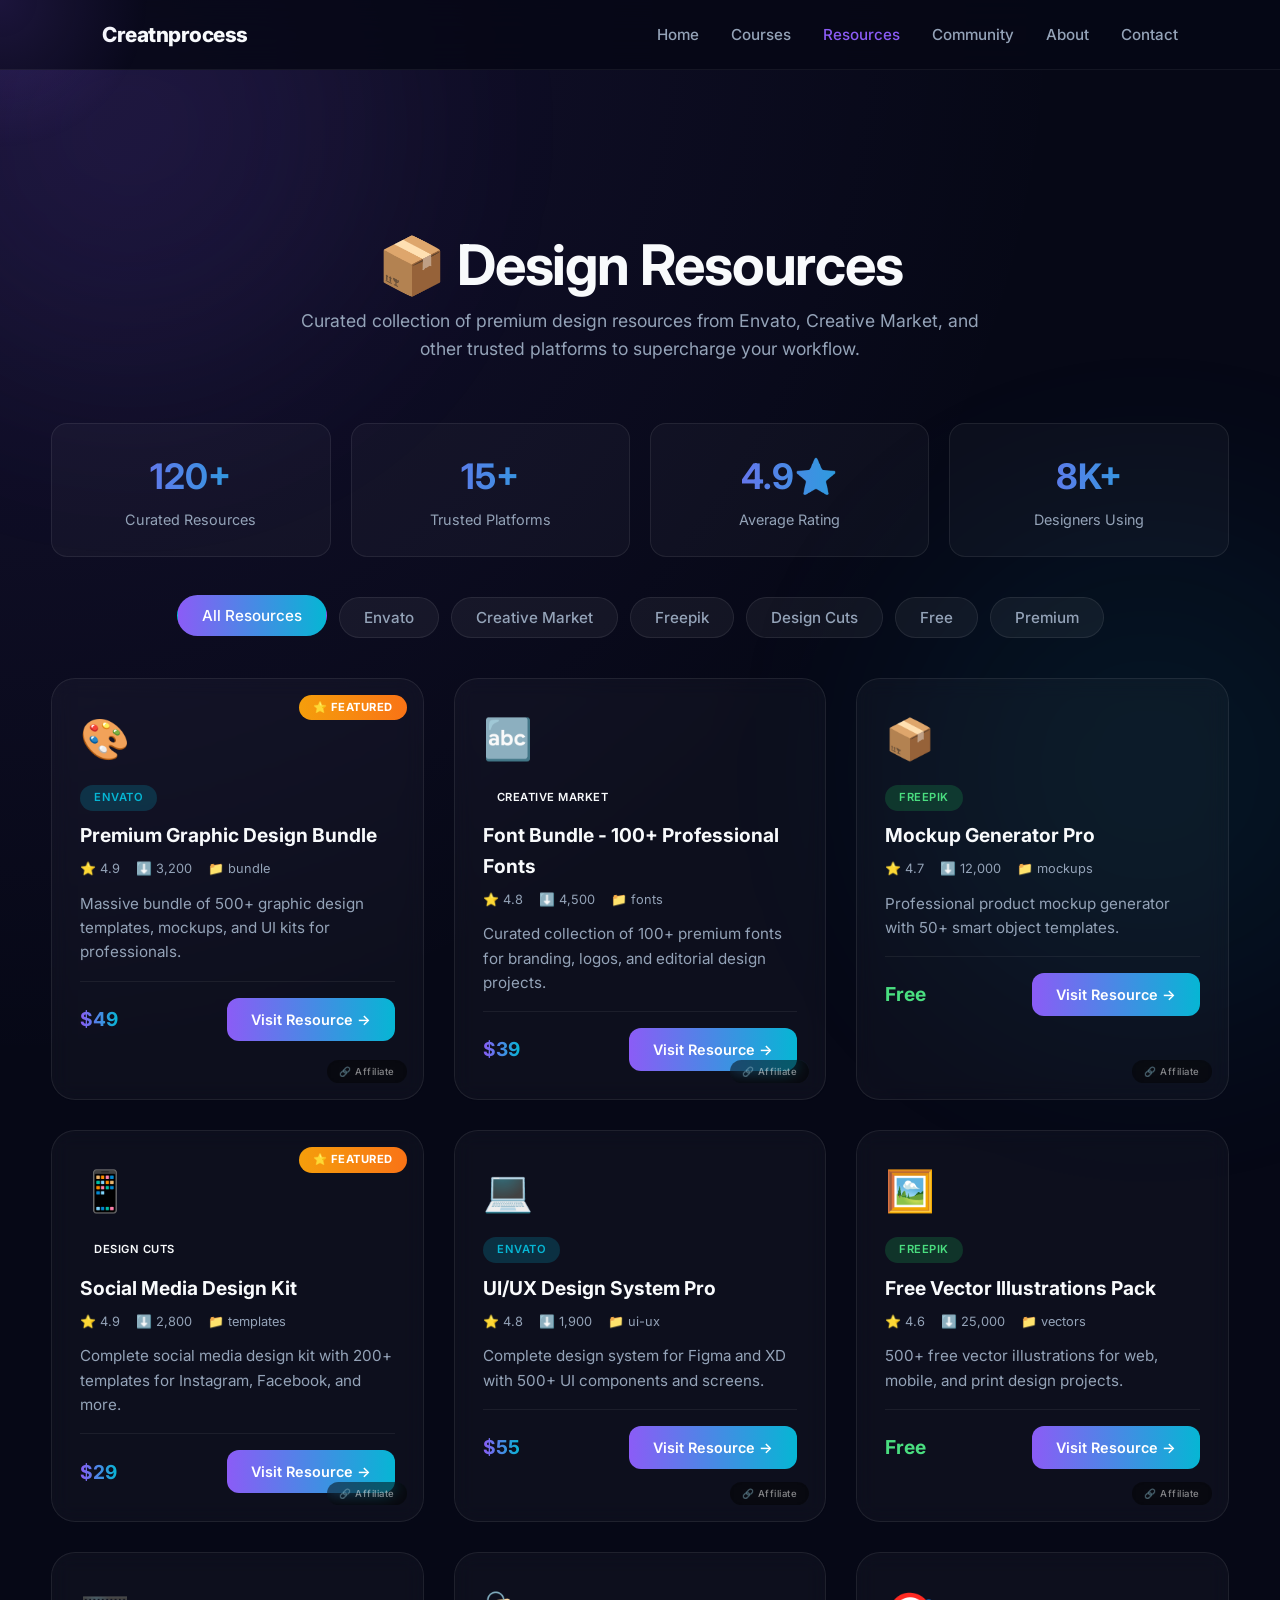
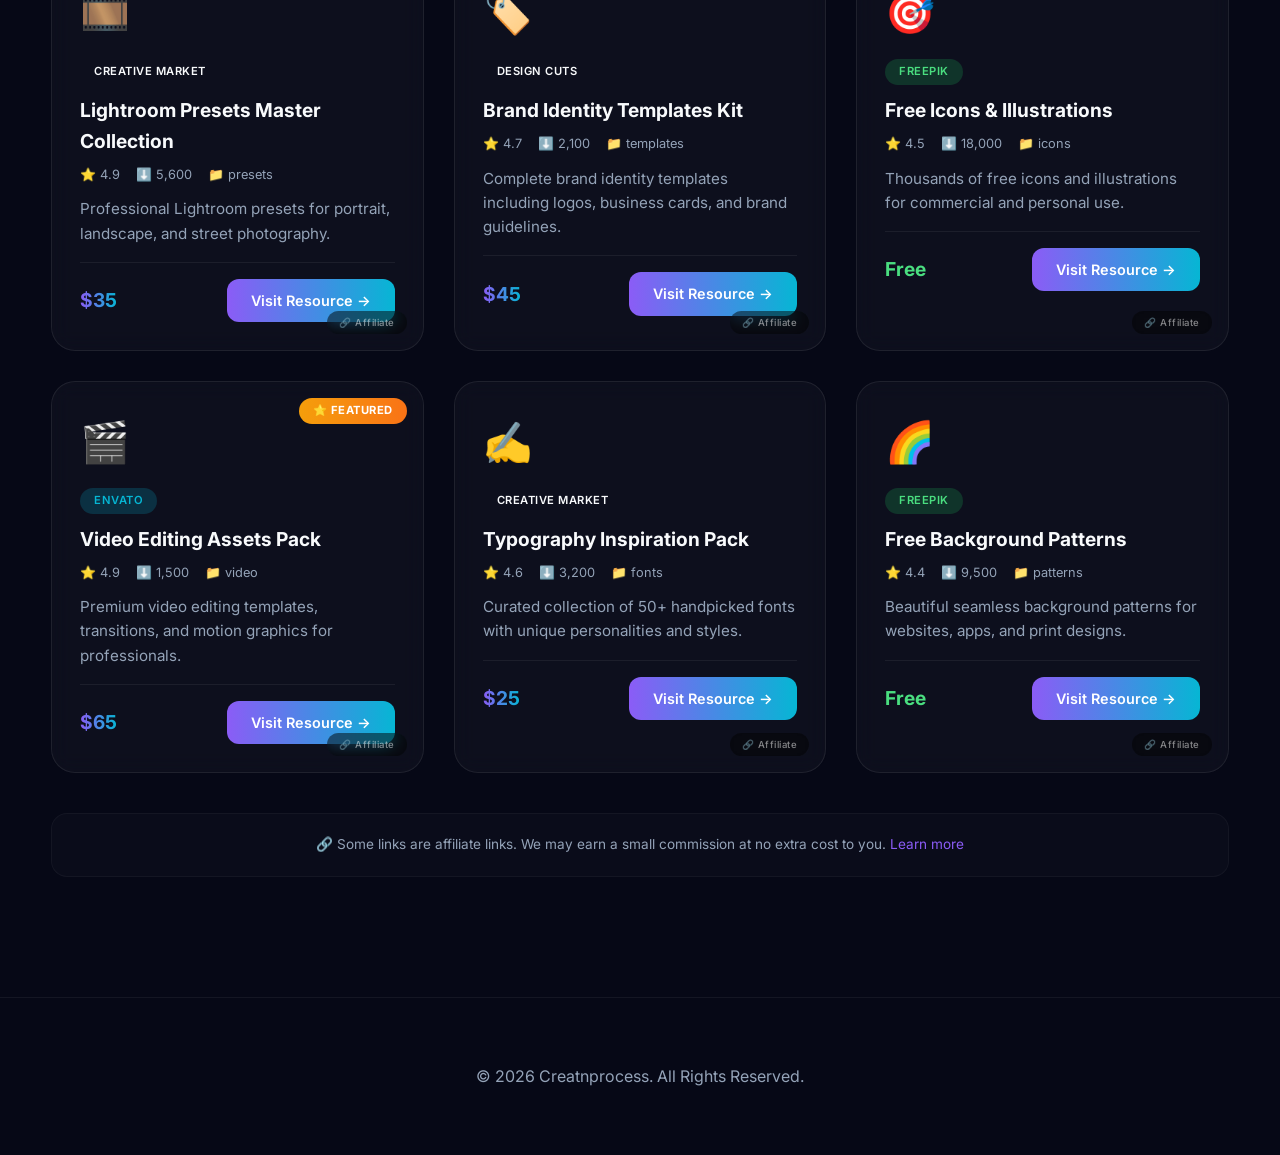
<file: assets.html>
<!DOCTYPE html>
<html lang="en">
<head>
    <meta charset="UTF-8">
    <meta name="viewport" content="width=device-width, initial-scale=1.0">
    <title>Design Resources | Creatnprocess</title>
    <link href="https://fonts.googleapis.com/css2?family=Inter:wght@300;400;500;600;700;800&display=swap" rel="stylesheet">
    <link rel="stylesheet" href="style.css">
    <style>
        .resources-header {
            text-align: center;
            padding: 60px 0 20px;
        }
        .resources-header h1 {
            font-size: clamp(2.5rem, 5vw, 3.5rem);
            margin-bottom: 10px;
        }
        .resources-header p {
            color: var(--muted);
            font-size: 1.1rem;
            max-width: 700px;
            margin: 0 auto;
        }

        .resources-stats {
            display: grid;
            grid-template-columns: repeat(4, 1fr);
            gap: 20px;
            margin: 40px 0;
        }
        .resources-stats .stat-box {
            background: rgba(255, 255, 255, 0.03);
            border: 1px solid rgba(255, 255, 255, 0.08);
            border-radius: 16px;
            padding: 24px;
            text-align: center;
            transition: all 0.3s;
        }
        .resources-stats .stat-box:hover {
            transform: translateY(-4px);
            border-color: rgba(139, 92, 246, 0.3);
        }
        .resources-stats .stat-box .stat-number {
            font-size: 2.2rem;
            font-weight: 700;
            background: linear-gradient(90deg, var(--a), var(--b));
            -webkit-background-clip: text;
            -webkit-text-fill-color: transparent;
            background-clip: text;
        }
        .resources-stats .stat-box .stat-label {
            color: var(--muted);
            font-size: 0.9rem;
            margin-top: 4px;
        }

        .resource-categories {
            display: flex;
            flex-wrap: wrap;
            justify-content: center;
            gap: 12px;
            margin: 30px 0 40px;
        }
        .resource-categories button {
            padding: 10px 24px;
            border-radius: 999px;
            background: rgba(255, 255, 255, 0.05);
            border: 1px solid rgba(255, 255, 255, 0.08);
            color: var(--muted);
            cursor: pointer;
            font-weight: 500;
            transition: all 0.3s ease;
            font-size: 0.95rem;
            font-family: inherit;
        }
        .resource-categories button:hover,
        .resource-categories button.active {
            background: linear-gradient(90deg, var(--a), var(--b));
            color: white;
            border-color: transparent;
            transform: translateY(-2px);
        }

        .resources-grid {
            display: grid;
            grid-template-columns: repeat(auto-fit, minmax(320px, 1fr));
            gap: 30px;
            margin-top: 20px;
        }

        .resource-card {
            background: rgba(255, 255, 255, 0.03);
            border: 1px solid rgba(255, 255, 255, 0.08);
            border-radius: 24px;
            padding: 28px;
            backdrop-filter: blur(10px);
            transition: all 0.4s cubic-bezier(0.175, 0.885, 0.32, 1.275);
            position: relative;
            overflow: hidden;
        }
        .resource-card:hover {
            transform: translateY(-8px);
            border-color: rgba(139, 92, 246, 0.4);
            box-shadow: 0 25px 50px rgba(0, 0, 0, 0.4);
        }
        .resource-card.hidden {
            display: none;
        }

        .resource-card .resource-icon {
            font-size: 2.5rem;
            margin-bottom: 12px;
        }
        .resource-card .resource-source {
            display: inline-block;
            padding: 4px 14px;
            border-radius: 999px;
            font-size: 0.7rem;
            font-weight: 600;
            text-transform: uppercase;
            letter-spacing: 0.5px;
            margin-bottom: 10px;
        }
        .resource-source.envato {
            background: rgba(6, 182, 212, 0.2);
            color: #06b6d4;
        }
        .resource-source.creative-market {
            background: rgba(139, 92, 246, 0.2);
            color: #8b5cf6;
        }
        .resource-source.freepik {
            background: rgba(34, 197, 94, 0.2);
            color: #4ade80;
        }
        .resource-source.design-cuts {
            background: rgba(251, 191, 36, 0.2);
            color: #fbbf24;
        }
        .resource-source.other {
            background: rgba(236, 72, 153, 0.2);
            color: #f472b6;
        }

        .resource-card h3 {
            font-size: 1.2rem;
            margin: 0 0 6px;
        }
        .resource-card .resource-meta {
            display: flex;
            gap: 16px;
            color: var(--muted);
            font-size: 0.8rem;
            margin: 8px 0 12px;
            flex-wrap: wrap;
        }
        .resource-card .resource-meta span {
            display: flex;
            align-items: center;
            gap: 4px;
        }
        .resource-card p {
            color: var(--muted);
            line-height: 1.6;
            font-size: 0.95rem;
            margin: 0 0 16px;
        }
        .resource-card .resource-footer {
            display: flex;
            justify-content: space-between;
            align-items: center;
            padding-top: 16px;
            border-top: 1px solid rgba(255, 255, 255, 0.06);
            flex-wrap: wrap;
            gap: 12px;
        }
        .resource-card .resource-price {
            font-size: 1.2rem;
            font-weight: 700;
            background: linear-gradient(90deg, var(--a), var(--b));
            -webkit-background-clip: text;
            -webkit-text-fill-color: transparent;
            background-clip: text;
        }
        .resource-card .resource-price.free {
            background: none;
            -webkit-text-fill-color: #4ade80;
            color: #4ade80;
        }
        .resource-card .btn-visit {
            padding: 10px 24px;
            border-radius: 12px;
            background: linear-gradient(90deg, var(--a), var(--b));
            color: white;
            border: none;
            font-weight: 600;
            font-size: 0.9rem;
            cursor: pointer;
            transition: all 0.3s;
            font-family: inherit;
            text-decoration: none;
            display: inline-block;
        }
        .resource-card .btn-visit:hover {
            transform: translateY(-2px);
            box-shadow: 0 10px 30px rgba(139, 92, 246, 0.3);
        }

        .resource-card .featured-tag {
            position: absolute;
            top: 16px;
            right: 16px;
            background: linear-gradient(90deg, #f59e0b, #f97316);
            color: white;
            padding: 4px 14px;
            border-radius: 999px;
            font-size: 0.7rem;
            font-weight: 700;
            text-transform: uppercase;
            letter-spacing: 0.5px;
            z-index: 2;
        }

        .resource-card .affiliate-badge {
            position: absolute;
            bottom: 16px;
            right: 16px;
            padding: 4px 12px;
            border-radius: 999px;
            background: rgba(0, 0, 0, 0.5);
            backdrop-filter: blur(8px);
            font-size: 0.6rem;
            font-weight: 500;
            color: rgba(255, 255, 255, 0.5);
            letter-spacing: 0.5px;
        }

        .no-results {
            text-align: center;
            padding: 60px 20px;
            color: var(--muted);
            display: none;
        }
        .no-results.show {
            display: block;
        }
        .no-results h3 {
            font-size: 1.5rem;
            margin-bottom: 10px;
            color: var(--text);
        }

        /* Affiliate Disclaimer */
        .affiliate-disclaimer {
            text-align: center;
            padding: 20px;
            margin-top: 40px;
            background: rgba(255, 255, 255, 0.02);
            border: 1px solid rgba(255, 255, 255, 0.04);
            border-radius: 16px;
        }
        .affiliate-disclaimer p {
            color: var(--muted);
            font-size: 0.85rem;
            margin: 0;
        }
        .affiliate-disclaimer a {
            color: var(--a);
            text-decoration: none;
        }
        .affiliate-disclaimer a:hover {
            text-decoration: underline;
        }

        @media (max-width: 900px) {
            .resources-stats {
                grid-template-columns: repeat(2, 1fr);
            }
            .resources-grid {
                grid-template-columns: 1fr;
            }
        }
        @media (max-width: 600px) {
            .resources-stats {
                grid-template-columns: 1fr 1fr;
                gap: 12px;
            }
            .resources-stats .stat-box {
                padding: 16px;
            }
            .resources-stats .stat-box .stat-number {
                font-size: 1.6rem;
            }
            .resource-categories button {
                padding: 8px 16px;
                font-size: 0.85rem;
            }
            .resource-card .resource-footer {
                flex-direction: column;
                align-items: stretch;
            }
            .resource-card .btn-visit {
                text-align: center;
            }
        }
    </style>
</head>
<body>

    <div class="cursor-glow"></div>

    <!-- ===== NAVIGATION ===== -->
    <nav id="nav">
        <div class="brand">Creatnprocess</div>
        <div class="nav-links">
            <a href="index.html">Home</a>
            <a href="courses.html">Courses</a>
            <a href="assets.html" style="color:var(--a);" >Resources</a>
            <a href="community.html">Community</a>
            <a href="founder.html">About</a>
            <a href="index.html#contact">Contact</a>
        </div>
    </nav>


    <section class="section">
        <!-- Header -->
        <div class="resources-header reveal">
            <h1>📦 Design Resources</h1>
            <p>Curated collection of premium design resources from Envato, Creative Market, and other trusted platforms to supercharge your workflow.</p>
        </div>

        <!-- Stats -->
        <div class="resources-stats reveal">
            <div class="stat-box">
                <div class="stat-number">120+</div>
                <div class="stat-label">Curated Resources</div>
            </div>
            <div class="stat-box">
                <div class="stat-number">15+</div>
                <div class="stat-label">Trusted Platforms</div>
            </div>
            <div class="stat-box">
                <div class="stat-number">4.9⭐</div>
                <div class="stat-label">Average Rating</div>
            </div>
            <div class="stat-box">
                <div class="stat-number">8K+</div>
                <div class="stat-label">Designers Using</div>
            </div>
        </div>

        <!-- Categories -->
        <div class="resource-categories reveal" id="filterContainer">
            <button class="active" data-filter="all">All Resources</button>
            <button data-filter="envato">Envato</button>
            <button data-filter="creative-market">Creative Market</button>
            <button data-filter="freepik">Freepik</button>
            <button data-filter="design-cuts">Design Cuts</button>
            <button data-filter="free">Free</button>
            <button data-filter="premium">Premium</button>
        </div>

        <!-- No Results -->
        <div class="no-results" id="noResults">
            <h3>🔍 No resources found</h3>
            <p>Try adjusting your filters to find what you're looking for.</p>
        </div>

        <!-- Resources Grid -->
        <div class="resources-grid reveal" id="resourcesGrid"></div>

        <!-- Affiliate Disclaimer -->
        <div class="affiliate-disclaimer reveal">
            <p>🔗 Some links are affiliate links. We may earn a small commission at no extra cost to you. <a href="#" onclick="alert('Affiliate disclosure: We participate in affiliate programs and may earn commissions on purchases made through our links.'); return false;">Learn more</a></p>
        </div>

    </section>

    <footer>
        <p>© 2026 Creatnprocess. All Rights Reserved.</p>
    </footer>

    <script src="script.js"></script>
    <script>
        // ============================================================
        // RESOURCES DATA
        // ============================================================
        const resources = [{
            id: 1,
            title: "Premium Graphic Design Bundle",
            source: "envato",
            type: "premium",
            price: 49,
            icon: "🎨",
            category: "bundle",
            description: "Massive bundle of 500+ graphic design templates, mockups, and UI kits for professionals.",
            url: "https://elements.envato.com/",
            rating: 4.9,
            downloads: 3200,
            featured: true
        }, {
            id: 2,
            title: "Font Bundle - 100+ Professional Fonts",
            source: "creative-market",
            type: "premium",
            price: 39,
            icon: "🔤",
            category: "fonts",
            description: "Curated collection of 100+ premium fonts for branding, logos, and editorial design projects.",
            url: "https://creativemarket.com/",
            rating: 4.8,
            downloads: 4500,
            featured: false
        }, {
            id: 3,
            title: "Mockup Generator Pro",
            source: "freepik",
            type: "free",
            price: 0,
            icon: "📦",
            category: "mockups",
            description: "Professional product mockup generator with 50+ smart object templates.",
            url: "https://www.freepik.com/",
            rating: 4.7,
            downloads: 12000,
            featured: false
        }, {
            id: 4,
            title: "Social Media Design Kit",
            source: "design-cuts",
            type: "premium",
            price: 29,
            icon: "📱",
            category: "templates",
            description: "Complete social media design kit with 200+ templates for Instagram, Facebook, and more.",
            url: "https://www.designcuts.com/",
            rating: 4.9,
            downloads: 2800,
            featured: true
        }, {
            id: 5,
            title: "UI/UX Design System Pro",
            source: "envato",
            type: "premium",
            price: 55,
            icon: "💻",
            category: "ui-ux",
            description: "Complete design system for Figma and XD with 500+ UI components and screens.",
            url: "https://elements.envato.com/",
            rating: 4.8,
            downloads: 1900,
            featured: false
        }, {
            id: 6,
            title: "Free Vector Illustrations Pack",
            source: "freepik",
            type: "free",
            price: 0,
            icon: "🖼️",
            category: "vectors",
            description: "500+ free vector illustrations for web, mobile, and print design projects.",
            url: "https://www.freepik.com/",
            rating: 4.6,
            downloads: 25000,
            featured: false
        }, {
            id: 7,
            title: "Lightroom Presets Master Collection",
            source: "creative-market",
            type: "premium",
            price: 35,
            icon: "🎞️",
            category: "presets",
            description: "Professional Lightroom presets for portrait, landscape, and street photography.",
            url: "https://creativemarket.com/",
            rating: 4.9,
            downloads: 5600,
            featured: false
        }, {
            id: 8,
            title: "Brand Identity Templates Kit",
            source: "design-cuts",
            type: "premium",
            price: 45,
            icon: "🏷️",
            category: "templates",
            description: "Complete brand identity templates including logos, business cards, and brand guidelines.",
            url: "https://www.designcuts.com/",
            rating: 4.7,
            downloads: 2100,
            featured: false
        }, {
            id: 9,
            title: "Free Icons & Illustrations",
            source: "freepik",
            type: "free",
            price: 0,
            icon: "🎯",
            category: "icons",
            description: "Thousands of free icons and illustrations for commercial and personal use.",
            url: "https://www.freepik.com/",
            rating: 4.5,
            downloads: 18000,
            featured: false
        }, {
            id: 10,
            title: "Video Editing Assets Pack",
            source: "envato",
            type: "premium",
            price: 65,
            icon: "🎬",
            category: "video",
            description: "Premium video editing templates, transitions, and motion graphics for professionals.",
            url: "https://elements.envato.com/",
            rating: 4.9,
            downloads: 1500,
            featured: true
        }, {
            id: 11,
            title: "Typography Inspiration Pack",
            source: "creative-market",
            type: "premium",
            price: 25,
            icon: "✍️",
            category: "fonts",
            description: "Curated collection of 50+ handpicked fonts with unique personalities and styles.",
            url: "https://creativemarket.com/",
            rating: 4.6,
            downloads: 3200,
            featured: false
        }, {
            id: 12,
            title: "Free Background Patterns",
            source: "freepik",
            type: "free",
            price: 0,
            icon: "🌈",
            category: "patterns",
            description: "Beautiful seamless background patterns for websites, apps, and print designs.",
            url: "https://www.freepik.com/",
            rating: 4.4,
            downloads: 9500,
            featured: false
        }];

        // ============================================================
        // RENDER RESOURCES
        // ============================================================
        function renderResources(filter = 'all') {
            const grid = document.getElementById('resourcesGrid');
            const noResults = document.getElementById('noResults');
            
            let filteredResources = resources;
            
            if (filter !== 'all') {
                filteredResources = resources.filter(r => 
                    r.source === filter || 
                    r.type === filter
                );
            }
            
            if (filteredResources.length === 0) {
                noResults.classList.add('show');
                grid.innerHTML = '';
                return;
            }
            
            noResults.classList.remove('show');
            
            grid.innerHTML = filteredResources.map(resource => {
                const sourceClass = resource.source.replace('-', '');
                const priceDisplay = resource.type === 'free' ? 'Free' : `$${resource.price}`;
                const priceClass = resource.type === 'free' ? 'free' : '';
                const featuredTag = resource.featured ? `<span class="featured-tag">⭐ Featured</span>` : '';
                
                return `
                    <div class="resource-card" data-source="${resource.source}" data-type="${resource.type}">
                        ${featuredTag}
                        <div class="resource-icon">${resource.icon}</div>
                        <span class="resource-source ${sourceClass}">${resource.source.replace('-', ' ')}</span>
                        <h3>${resource.title}</h3>
                        <div class="resource-meta">
                            <span>⭐ ${resource.rating}</span>
                            <span>⬇️ ${resource.downloads.toLocaleString()}</span>
                            <span>📁 ${resource.category}</span>
                        </div>
                        <p>${resource.description}</p>
                        <div class="resource-footer">
                            <div class="resource-price ${priceClass}">${priceDisplay}</div>
                            <a href="${resource.url}" target="_blank" class="btn-visit" onclick="trackAffiliate('${resource.title}', '${resource.source}')">Visit Resource →</a>
                        </div>
                        <span class="affiliate-badge">🔗 Affiliate</span>
                    </div>
                `;
            }).join('');
        }

        // ============================================================
        // AFFILIATE TRACKING
        // ============================================================
        function trackAffiliate(title, source) {
            console.log(`🔗 Affiliate link clicked: "${title}" from ${source}`);
            // You can add analytics tracking here
            // Example: gtag('event', 'click', { 'event_category': 'affiliate', 'event_label': title });
        }

        // ============================================================
        // FILTER SYSTEM
        // ============================================================
        document.addEventListener('DOMContentLoaded', function() {
            const filterButtons = document.querySelectorAll('.resource-categories button');
            
            filterButtons.forEach(button => {
                button.addEventListener('click', function() {
                    filterButtons.forEach(btn => btn.classList.remove('active'));
                    this.classList.add('active');
                    
                    const filter = this.dataset.filter;
                    renderResources(filter);
                });
            });
            
            // Initial render
            renderResources('all');
        });

        // ============================================================
        // EXPOSE FUNCTIONS
        // ============================================================
        window.trackAffiliate = trackAffiliate;
        window.renderResources = renderResources;

        console.log('📦 Design Resources page loaded!');
        console.log(`📁 ${resources.length} resources available`);
        console.log('🔗 Affiliate tracking enabled');
    </script>
</body>
</html>
</file>
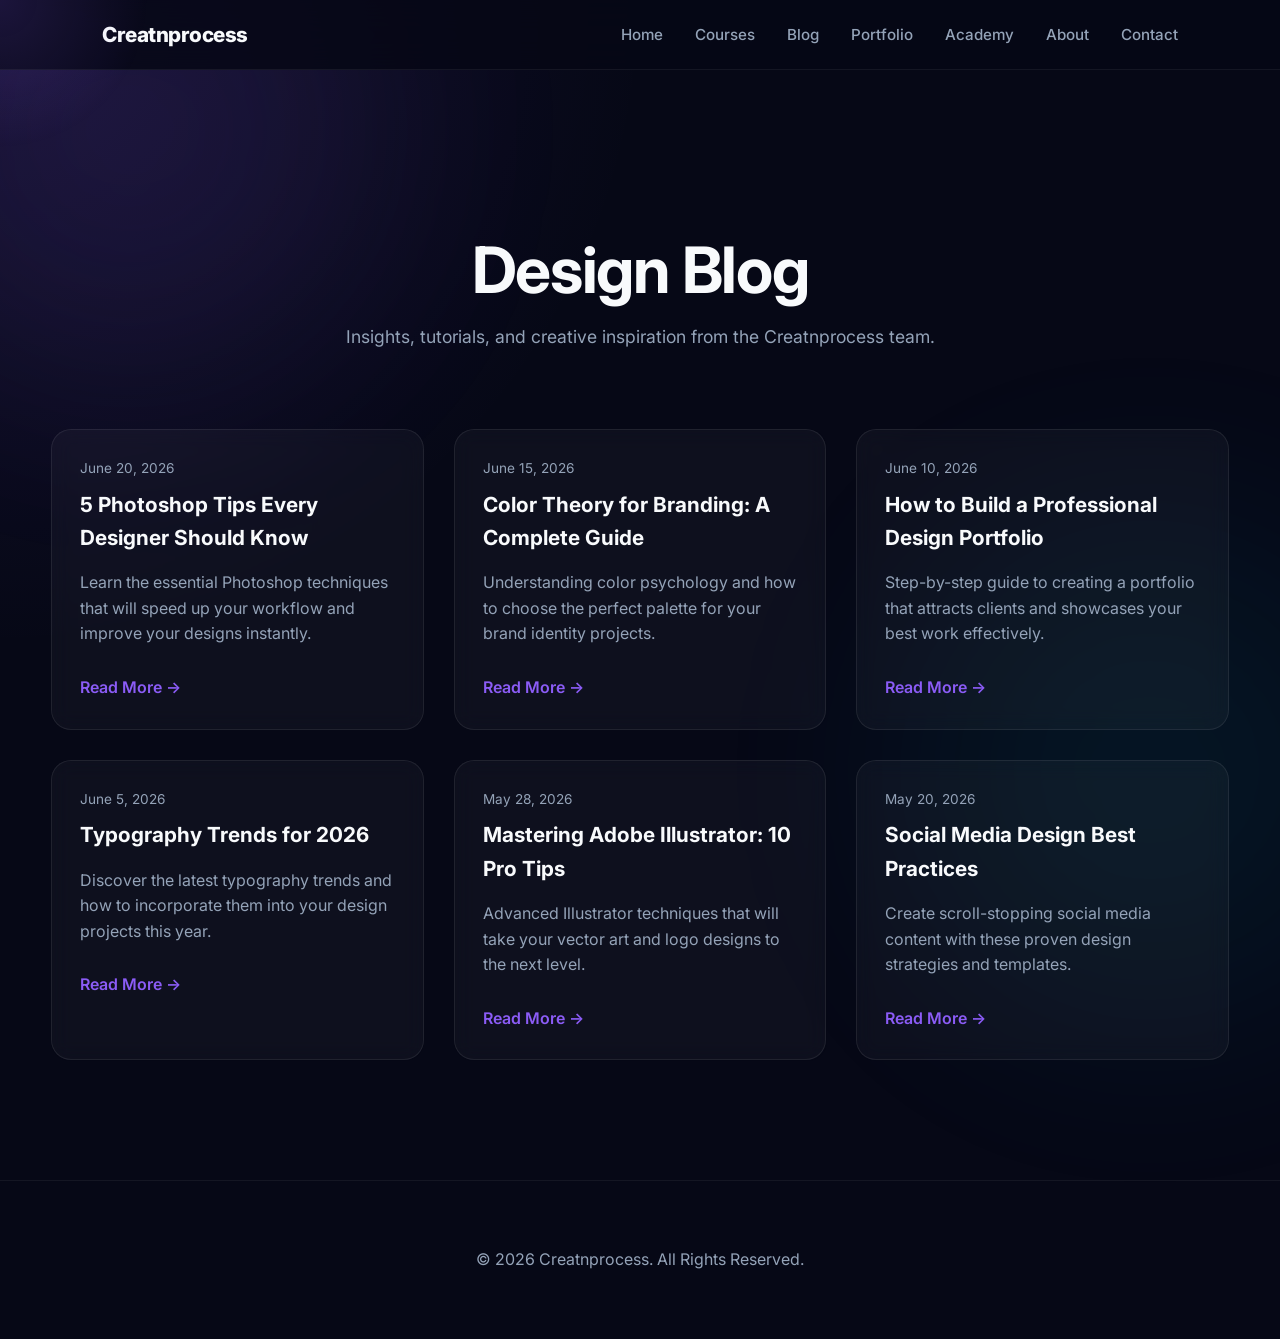
<file: blog.html>
<!DOCTYPE html>
<html lang="en">
<head>
    <meta charset="UTF-8">
    <meta name="viewport" content="width=device-width, initial-scale=1.0">
    <title>Blog | Creatnprocess</title>
    <link href="https://fonts.googleapis.com/css2?family=Inter:wght@300;400;500;600;700;800&display=swap" rel="stylesheet">
    <link rel="stylesheet" href="style.css">
    <style>
        .blog-grid {
            display: grid;
            grid-template-columns: repeat(auto-fit, minmax(320px, 1fr));
            gap: 30px;
            margin-top: 40px;
        }
        .blog-card {
            background: rgba(255, 255, 255, 0.035);
            border: 1px solid rgba(255, 255, 255, 0.08);
            border-radius: 20px;
            padding: 28px;
            backdrop-filter: blur(10px);
            transition: transform 0.3s ease, border-color 0.3s ease, box-shadow 0.3s ease;
        }
        .blog-card:hover {
            transform: translateY(-6px);
            border-color: rgba(139, 92, 246, 0.35);
            box-shadow: 0 20px 40px rgba(0, 0, 0, 0.3);
        }
        .blog-card .date {
            color: var(--muted);
            font-size: 0.85rem;
            margin-bottom: 8px;
        }
        .blog-card h3 {
            margin: 0 0 10px;
            font-size: 1.3rem;
        }
        .blog-card p {
            color: var(--muted);
            line-height: 1.6;
        }
        .blog-card .read-more {
            color: var(--a);
            text-decoration: none;
            font-weight: 600;
            display: inline-block;
            margin-top: 12px;
        }
        .blog-card .read-more:hover {
            color: var(--b);
        }
        .blog-header {
            text-align: center;
            padding: 60px 0 20px;
        }
        .blog-header h1 {
            font-size: clamp(2.5rem, 5vw, 4rem);
            margin-bottom: 10px;
        }
        .blog-header p {
            color: var(--muted);
            font-size: 1.1rem;
        }
    </style>
</head>
<body>

    <div class="cursor-glow"></div>

    <nav id="nav">
    <div class="brand">Creatnprocess</div>
    <div class="nav-links">
        <a href="index.html">Home</a>
        <a href="courses.html">Courses</a>
        <a href="blog.html">Blog</a>
        <a href="index.html#showcase">Portfolio</a>
        <a href="index.html#academy">Academy</a>
        <a href="founder.html">About</a>
        <a href="index.html#contact">Contact</a>
    </div>
</nav>

    <section class="section">
        <div class="blog-header reveal">
            <h1>Design Blog</h1>
            <p>Insights, tutorials, and creative inspiration from the Creatnprocess team.</p>
        </div>

        <div class="blog-grid reveal">
            <article class="blog-card">
                <div class="date">June 20, 2026</div>
                <h3>5 Photoshop Tips Every Designer Should Know</h3>
                <p>Learn the essential Photoshop techniques that will speed up your workflow and improve your designs instantly.</p>
                <a href="#" class="read-more">Read More →</a>
            </article>

            <article class="blog-card">
                <div class="date">June 15, 2026</div>
                <h3>Color Theory for Branding: A Complete Guide</h3>
                <p>Understanding color psychology and how to choose the perfect palette for your brand identity projects.</p>
                <a href="#" class="read-more">Read More →</a>
            </article>

            <article class="blog-card">
                <div class="date">June 10, 2026</div>
                <h3>How to Build a Professional Design Portfolio</h3>
                <p>Step-by-step guide to creating a portfolio that attracts clients and showcases your best work effectively.</p>
                <a href="#" class="read-more">Read More →</a>
            </article>

            <article class="blog-card">
                <div class="date">June 5, 2026</div>
                <h3>Typography Trends for 2026</h3>
                <p>Discover the latest typography trends and how to incorporate them into your design projects this year.</p>
                <a href="#" class="read-more">Read More →</a>
            </article>

            <article class="blog-card">
                <div class="date">May 28, 2026</div>
                <h3>Mastering Adobe Illustrator: 10 Pro Tips</h3>
                <p>Advanced Illustrator techniques that will take your vector art and logo designs to the next level.</p>
                <a href="#" class="read-more">Read More →</a>
            </article>

            <article class="blog-card">
                <div class="date">May 20, 2026</div>
                <h3>Social Media Design Best Practices</h3>
                <p>Create scroll-stopping social media content with these proven design strategies and templates.</p>
                <a href="#" class="read-more">Read More →</a>
            </article>
        </div>
    </section>

    <footer>
        <p>© 2026 Creatnprocess. All Rights Reserved.</p>
    </footer>

    <script src="script.js"></script>
</body>
</html>
</file>
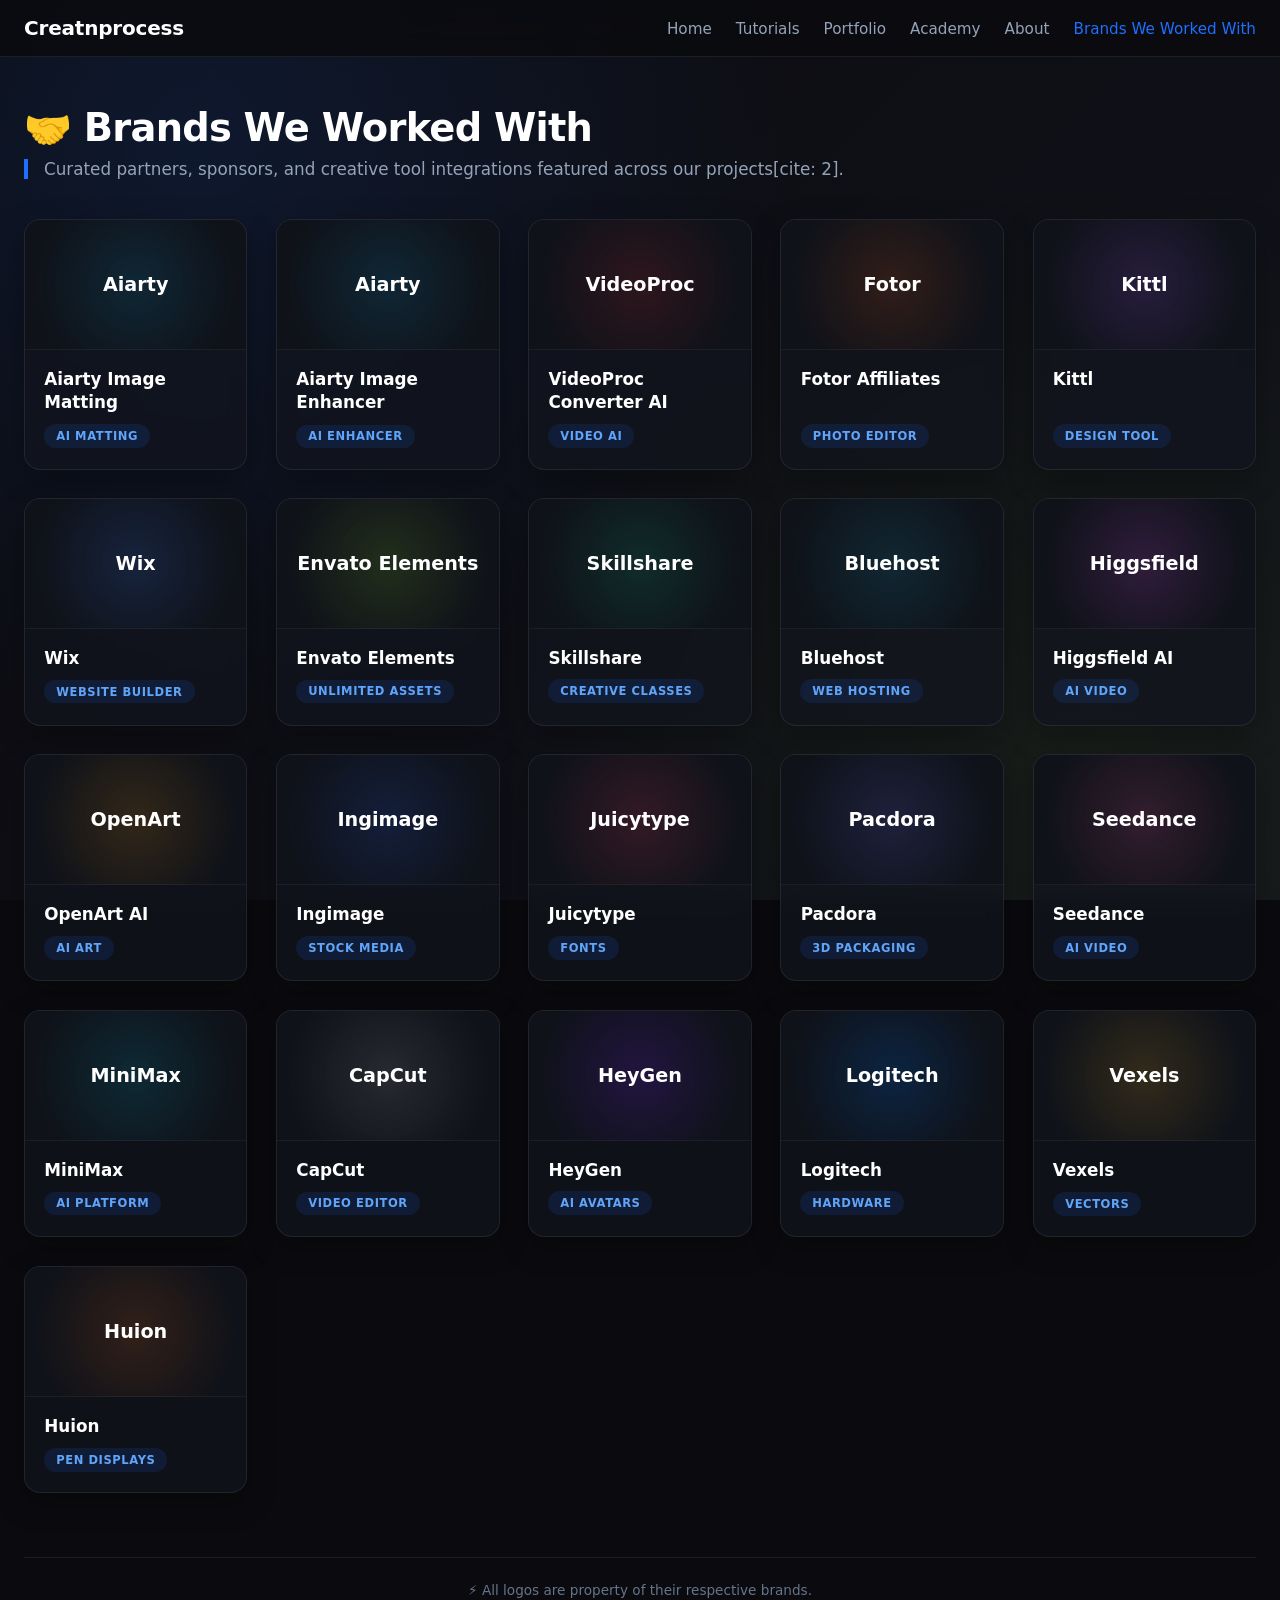
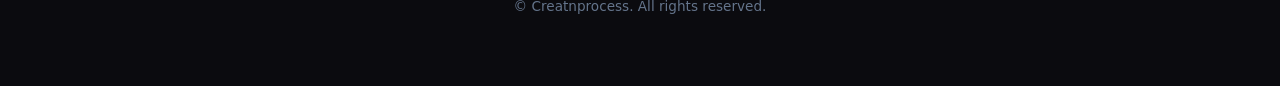
<file: brands.html>
<!DOCTYPE html>
<html lang="en">
<head>
  <meta charset="UTF-8">
  <meta name="viewport" content="width=device-width, initial-scale=1.0">
  <title>Brands We Worked With · Creatnprocess</title>
  <style>
    * {
      margin: 0;
      padding: 0;
      box-sizing: border-box;
      font-family: system-ui, -apple-system, 'Segoe UI', Roboto, 'Helvetica Neue', sans-serif;
    }

    /* ---------- PAGE BACKGROUND ---------- */
    body {
      background-color: #0b0b0f;
      color: #ffffff;
      background-image:
        radial-gradient(circle at 15% 15%, rgba(31, 111, 255, 0.12) 0%, transparent 45%),
        radial-gradient(circle at 85% 85%, rgba(163, 255, 18, 0.05) 0%, transparent 45%),
        linear-gradient(135deg, #0b0b0f 0%, #12131c 100%);
      background-attachment: fixed;
      background-repeat: no-repeat;
      background-size: cover;
      min-height: 100vh;
      display: flex;
      flex-direction: column;
    }

    /* ---------- TOP NAVIGATION BAR ---------- */
    header {
      background: rgba(11, 11, 15, 0.85);
      backdrop-filter: blur(12px);
      -webkit-backdrop-filter: blur(12px);
      border-bottom: 1px solid rgba(255, 255, 255, 0.08);
      position: sticky;
      top: 0;
      z-index: 100;
      width: 100%;
    }

    .nav-container {
      max-width: 1300px;
      margin: 0 auto;
      padding: 1rem 1.5rem;
      display: flex;
      align-items: center;
      justify-content: space-between;
    }

    .logo-text {
      font-size: 1.25rem;
      font-weight: 700;
      color: #ffffff;
      text-decoration: none;
      letter-spacing: -0.01em;
    }

    .nav-links {
      display: flex;
      align-items: center;
      gap: 1.5rem;
      list-style: none;
    }

    .nav-links a {
      color: #94a3b8;
      text-decoration: none;
      font-size: 0.95rem;
      font-weight: 500;
      transition: color 0.2s ease;
    }

    .nav-links a:hover,
    .nav-links a.active {
      color: #1F6FFF;
    }

    /* ---------- MAIN CONTENT ---------- */
    .main-content {
      max-width: 1300px;
      width: 100%;
      margin: 0 auto;
      padding: 3rem 1.5rem;
      flex: 1;
    }

    h1 {
      font-size: 2.4rem;
      font-weight: 700;
      color: #ffffff;
      margin-bottom: 0.5rem;
      letter-spacing: -0.02em;
      display: flex;
      align-items: center;
      gap: 0.75rem;
    }

    .subhead {
      color: #94a3b8;
      margin-bottom: 2.5rem;
      border-left: 4px solid #1F6FFF;
      padding-left: 1rem;
      font-size: 1.05rem;
    }

    /* brand grid */
    .brand-grid {
      display: grid;
      grid-template-columns: repeat(auto-fill, minmax(210px, 1fr));
      gap: 1.8rem;
    }

    .brand-card {
      background: rgba(18, 20, 30, 0.75);
      backdrop-filter: blur(10px);
      -webkit-backdrop-filter: blur(10px);
      border-radius: 16px;
      box-shadow: 0 10px 30px rgba(0, 0, 0, 0.3);
      transition: transform 0.2s ease, box-shadow 0.25s ease, border-color 0.2s ease;
      overflow: hidden;
      display: flex;
      flex-direction: column;
      border: 1px solid rgba(255, 255, 255, 0.08);
      text-decoration: none;
    }

    .brand-card:hover {
      transform: translateY(-4px);
      border-color: rgba(31, 111, 255, 0.5);
      box-shadow: 0 20px 40px rgba(0, 0, 0, 0.4), 0 0 20px rgba(31, 111, 255, 0.15);
    }

    /* thumbnail area with dark brand-accented backgrounds */
    .thumb {
      height: 130px;
      display: flex;
      align-items: center;
      justify-content: center;
      padding: 1.5rem 1.2rem;
      border-bottom: 1px solid rgba(255, 255, 255, 0.05);
      position: relative;
    }

    /* Individual brand ambient background tones to make logos stand out */
    .bg-aiarty { background: radial-gradient(circle, rgba(14, 116, 144, 0.2) 0%, #0f1219 80%); }
    .bg-videoproc { background: radial-gradient(circle, rgba(220, 38, 38, 0.15) 0%, #0f1219 80%); }
    .bg-fotor { background: radial-gradient(circle, rgba(234, 88, 12, 0.15) 0%, #0f1219 80%); }
    .bg-kittl { background: radial-gradient(circle, rgba(168, 85, 247, 0.15) 0%, #0f1219 80%); }
    .bg-wix { background: radial-gradient(circle, rgba(59, 130, 246, 0.15) 0%, #0f1219 80%); }
    .bg-envato { background: radial-gradient(circle, rgba(132, 204, 22, 0.15) 0%, #0f1219 80%); }
    .bg-skillshare { background: radial-gradient(circle, rgba(16, 185, 129, 0.15) 0%, #0f1219 80%); }
    .bg-bluehost { background: radial-gradient(circle, rgba(14, 116, 144, 0.2) 0%, #0f1219 80%); }
    .bg-higgsfield { background: radial-gradient(circle, rgba(217, 70, 239, 0.15) 0%, #0f1219 80%); }
    .bg-openart { background: radial-gradient(circle, rgba(245, 158, 11, 0.15) 0%, #0f1219 80%); }
    .bg-ingimage { background: radial-gradient(circle, rgba(37, 99, 235, 0.15) 0%, #0f1219 80%); }
    .bg-juicytype { background: radial-gradient(circle, rgba(244, 63, 94, 0.15) 0%, #0f1219 80%); }
    .bg-pacdora { background: radial-gradient(circle, rgba(99, 102, 241, 0.15) 0%, #0f1219 80%); }
    .bg-seedance { background: radial-gradient(circle, rgba(236, 72, 153, 0.15) 0%, #0f1219 80%); }
    .bg-minimax { background: radial-gradient(circle, rgba(6, 182, 212, 0.15) 0%, #0f1219 80%); }
    .bg-capcut { background: radial-gradient(circle, rgba(255, 255, 255, 0.1) 0%, #0f1219 80%); }
    .bg-heygen { background: radial-gradient(circle, rgba(91, 33, 182, 0.25) 0%, #0f1219 80%); }
    .bg-logitech { background: radial-gradient(circle, rgba(0, 113, 227, 0.2) 0%, #0f1219 80%); }
    .bg-vexels { background: radial-gradient(circle, rgba(251, 191, 36, 0.15) 0%, #0f1219 80%); }
    .bg-huion { background: radial-gradient(circle, rgba(249, 115, 22, 0.15) 0%, #0f1219 80%); }

    .thumb img {
      max-width: 100%;
      max-height: 70px;
      width: auto;
      height: auto;
      object-fit: contain;
      display: block;
      filter: drop-shadow(0 4px 8px rgba(0, 0, 0, 0.4));
    }

    .thumb .logo-fallback {
      font-weight: 700;
      font-size: 1.2rem;
      color: #ffffff;
      text-align: center;
    }

    /* card body */
    .card-body {
      padding: 1.1rem 1.2rem 1.3rem;
      display: flex;
      flex-direction: column;
      flex: 1;
    }

    .brand-name {
      font-weight: 600;
      font-size: 1.05rem;
      color: #ffffff;
      line-height: 1.4;
      margin-bottom: 0.6rem;
      transition: color 0.15s;
    }

    .brand-card:hover .brand-name {
      color: #1F6FFF;
    }

    .brand-tag {
      font-size: 0.72rem;
      text-transform: uppercase;
      letter-spacing: 0.05em;
      margin-top: auto;
      background: rgba(31, 111, 255, 0.12);
      color: #60a5fa;
      padding: 0.3rem 0.75rem;
      border-radius: 30px;
      display: inline-block;
      align-self: flex-start;
      font-weight: 600;
    }

    /* footer */
    .footnote {
      margin-top: 4rem;
      font-size: 0.85rem;
      color: #64748b;
      border-top: 1px solid rgba(255, 255, 255, 0.08);
      padding: 1.5rem 0;
      text-align: center;
    }

    /* Responsive adjustments for mobile navbar */
    @media (max-width: 768px) {
      .nav-container {
        flex-direction: column;
        gap: 0.75rem;
      }
      .nav-links {
        gap: 1rem;
        flex-wrap: wrap;
        justify-content: center;
      }
    }
  </style>
</head>
<body>

  <!-- TOP NAVIGATION BAR -->
  <header>
    <div class="nav-container">
      <a href="index.html" class="logo-text">Creatnprocess</a>
      <ul class="nav-links">
        <li><a href="index.html">Home</a></li>
        <li><a href="courses.html">Tutorials</a></li>
        <li><a href="showcase.html">Portfolio</a></li>
        <li><a href="community.html">Academy</a></li>
        <li><a href="founder.html">About</a></li>
        <li><a href="brands.html" class="active">Brands We Worked With</a></li>
      </ul>
    </div>
  </header>

  <!-- MAIN PAGE CONTENT -->
  <div class="main-content">
    <h1>🤝 Brands We Worked With</h1>
    <div class="subhead">Curated partners, sponsors, and creative tool integrations featured across our projects[cite: 2].</div>

    <div class="brand-grid">
      <!-- 1. Aiarty Image Matting -->
      <a href="https://www.aiarty.com/ai-image-matting/" class="brand-card" target="_blank" rel="noopener noreferrer">
        <div class="thumb bg-aiarty">
          <img src="https://www.aiarty.com/images/svg-icons/logo-icon-new.svg" alt="Aiarty logo"
               onerror="this.onerror=null; this.parentNode.innerHTML='<span class=&quot;logo-fallback&quot;>Aiarty</span>';">
        </div>
        <div class="card-body">
          <span class="brand-name">Aiarty Image Matting</span>
          <span class="brand-tag">AI Matting</span>
        </div>
      </a>

      <!-- 2. Aiarty Image Enhancer -->
      <a href="https://www.aiarty.com/ai-image-enhancer/" class="brand-card" target="_blank" rel="noopener noreferrer">
        <div class="thumb bg-aiarty">
          <img src="https://www.aiarty.com/images/svg-icons/logo-icon-new.svg" alt="Aiarty logo"
               onerror="this.onerror=null; this.parentNode.innerHTML='<span class=&quot;logo-fallback&quot;>Aiarty</span>';">
        </div>
        <div class="card-body">
          <span class="brand-name">Aiarty Image Enhancer</span>
          <span class="brand-tag">AI Enhancer</span>
        </div>
      </a>

      <!-- 3. VideoProc Converter AI -->
      <a href="https://www.videoproc.com/video-converting-software/" class="brand-card" target="_blank" rel="noopener noreferrer">
        <div class="thumb bg-videoproc">
          <img src="https://www.videoproc.com/images/vp/logo.png" alt="VideoProc logo"
               onerror="this.onerror=null; this.parentNode.innerHTML='<span class=&quot;logo-fallback&quot;>VideoProc</span>';">
        </div>
        <div class="card-body">
          <span class="brand-name">VideoProc Converter AI</span>
          <span class="brand-tag">Video AI</span>
        </div>
      </a>

      <!-- 4. Fotor -->
      <a href="https://www.fotor.com/affiliates.html" class="brand-card" target="_blank" rel="noopener noreferrer">
        <div class="thumb bg-fotor">
          <img src="https://cdn.fotor.com/static/fotor-logo.svg" alt="Fotor logo"
               onerror="this.onerror=null; this.parentNode.innerHTML='<span class=&quot;logo-fallback&quot;>Fotor</span>';">
        </div>
        <div class="card-body">
          <span class="brand-name">Fotor Affiliates</span>
          <span class="brand-tag">Photo Editor</span>
        </div>
      </a>

      <!-- 5. Kittl -->
      <a href="https://www.kittl.com/?irclickid=XpxVZi2x8xycUYLR-0WUAQkgUkrywm3XEzPg1s0&utm_medium=impact&utm_campaign=1979833_Creatnprocess&irgwc=1&afsrc=1" class="brand-card" target="_blank" rel="noopener noreferrer">
        <div class="thumb bg-kittl">
          <img src="https://www.kittl.com/favicon.ico" alt="Kittl logo"
               onerror="this.onerror=null; this.parentNode.innerHTML='<span class=&quot;logo-fallback&quot;>Kittl</span>';">
        </div>
        <div class="card-body">
          <span class="brand-name">Kittl</span>
          <span class="brand-tag">Design Tool</span>
        </div>
      </a>

      <!-- 6. Wix -->
      <a href="https://www.wix.com/" class="brand-card" target="_blank" rel="noopener noreferrer">
        <div class="thumb bg-wix">
          <img src="https://www.wix.com/favicon.ico" alt="Wix logo"
               onerror="this.onerror=null; this.parentNode.innerHTML='<span class=&quot;logo-fallback&quot;>Wix</span>';">
        </div>
        <div class="card-body">
          <span class="brand-name">Wix</span>
          <span class="brand-tag">Website Builder</span>
        </div>
      </a>

      <!-- 7. Envato Elements -->
      <a href="https://elements.envato.com/" class="brand-card" target="_blank" rel="noopener noreferrer">
        <div class="thumb bg-envato">
          <img src="https://elements.envato.com/favicon.ico" alt="Envato Elements logo"
               onerror="this.onerror=null; this.parentNode.innerHTML='<span class=&quot;logo-fallback&quot;>Envato Elements</span>';">
        </div>
        <div class="card-body">
          <span class="brand-name">Envato Elements</span>
          <span class="brand-tag">Unlimited Assets</span>
        </div>
      </a>

      <!-- 8. Skillshare -->
      <a href="https://www.skillshare.com/" class="brand-card" target="_blank" rel="noopener noreferrer">
        <div class="thumb bg-skillshare">
          <img src="https://www.skillshare.com/favicon.ico" alt="Skillshare logo"
               onerror="this.onerror=null; this.parentNode.innerHTML='<span class=&quot;logo-fallback&quot;>Skillshare</span>';">
        </div>
        <div class="card-body">
          <span class="brand-name">Skillshare</span>
          <span class="brand-tag">Creative Classes</span>
        </div>
      </a>

      <!-- 9. Bluehost -->
      <a href="https://www.bluehost.com/" class="brand-card" target="_blank" rel="noopener noreferrer">
        <div class="thumb bg-bluehost">
          <img src="https://www.bluehost.com/favicon.ico" alt="Bluehost logo"
               onerror="this.onerror=null; this.parentNode.innerHTML='<span class=&quot;logo-fallback&quot;>Bluehost</span>';">
        </div>
        <div class="card-body">
          <span class="brand-name">Bluehost</span>
          <span class="brand-tag">Web Hosting</span>
        </div>
      </a>

      <!-- 10. Higgsfield AI -->
      <a href="https://creators.higgsfield.ai/" class="brand-card" target="_blank" rel="noopener noreferrer">
        <div class="thumb bg-higgsfield">
          <img src="https://creators.higgsfield.ai/favicon.ico" alt="Higgsfield AI logo"
               onerror="this.onerror=null; this.parentNode.innerHTML='<span class=&quot;logo-fallback&quot;>Higgsfield</span>';">
        </div>
        <div class="card-body">
          <span class="brand-name">Higgsfield AI</span>
          <span class="brand-tag">AI Video</span>
        </div>
      </a>

      <!-- 11. OpenArt AI -->
      <a href="https://openart.ai/" class="brand-card" target="_blank" rel="noopener noreferrer">
        <div class="thumb bg-openart">
          <img src="https://openart.ai/favicon.ico" alt="OpenArt AI logo"
               onerror="this.onerror=null; this.parentNode.innerHTML='<span class=&quot;logo-fallback&quot;>OpenArt</span>';">
        </div>
        <div class="card-body">
          <span class="brand-name">OpenArt AI</span>
          <span class="brand-tag">AI Art</span>
        </div>
      </a>

      <!-- 12. Ingimage -->
      <a href="https://www.ingimage.com/" class="brand-card" target="_blank" rel="noopener noreferrer">
        <div class="thumb bg-ingimage">
          <img src="https://www.ingimage.com/favicon.ico" alt="Ingimage logo"
               onerror="this.onerror=null; this.parentNode.innerHTML='<span class=&quot;logo-fallback&quot;>Ingimage</span>';">
        </div>
        <div class="card-body">
          <span class="brand-name">Ingimage</span>
          <span class="brand-tag">Stock Media</span>
        </div>
      </a>

      <!-- 13. Juicytype -->
      <a href="https://www.juicytype.com/" class="brand-card" target="_blank" rel="noopener noreferrer">
        <div class="thumb bg-juicytype">
          <img src="https://www.juicytype.com/favicon.ico" alt="Juicytype logo"
               onerror="this.onerror=null; this.parentNode.innerHTML='<span class=&quot;logo-fallback&quot;>Juicytype</span>';">
        </div>
        <div class="card-body">
          <span class="brand-name">Juicytype</span>
          <span class="brand-tag">Fonts</span>
        </div>
      </a>

      <!-- 14. Pacdora -->
      <a href="https://www.pacdora.com/influencer-program" class="brand-card" target="_blank" rel="noopener noreferrer">
        <div class="thumb bg-pacdora">
          <img src="https://www.pacdora.com/favicon.ico" alt="Pacdora logo"
               onerror="this.onerror=null; this.parentNode.innerHTML='<span class=&quot;logo-fallback&quot;>Pacdora</span>';">
        </div>
        <div class="card-body">
          <span class="brand-name">Pacdora</span>
          <span class="brand-tag">3D Packaging</span>
        </div>
      </a>

      <!-- 15. Seedance -->
      <a href="https://www.seedance.tv/affiliate" class="brand-card" target="_blank" rel="noopener noreferrer">
        <div class="thumb bg-seedance">
          <img src="https://www.seedance.tv/favicon.ico" alt="Seedance logo"
               onerror="this.onerror=null; this.parentNode.innerHTML='<span class=&quot;logo-fallback&quot;>Seedance</span>';">
        </div>
        <div class="card-body">
          <span class="brand-name">Seedance</span>
          <span class="brand-tag">AI Video</span>
        </div>
      </a>

      <!-- 16. MiniMax -->
      <a href="https://www.minimax.io/" class="brand-card" target="_blank" rel="noopener noreferrer">
        <div class="thumb bg-minimax">
          <img src="https://www.minimax.io/favicon.ico" alt="MiniMax logo"
               onerror="this.onerror=null; this.parentNode.innerHTML='<span class=&quot;logo-fallback&quot;>MiniMax</span>';">
        </div>
        <div class="card-body">
          <span class="brand-name">MiniMax</span>
          <span class="brand-tag">AI Platform</span>
        </div>
      </a>

      <!-- 17. CapCut -->
      <a href="https://www.capcut.com/partners/affiliate-program" class="brand-card" target="_blank" rel="noopener noreferrer">
        <div class="thumb bg-capcut">
          <img src="https://www.capcut.com/favicon.ico" alt="CapCut logo"
               onerror="this.onerror=null; this.parentNode.innerHTML='<span class=&quot;logo-fallback&quot;>CapCut</span>';">
        </div>
        <div class="card-body">
          <span class="brand-name">CapCut</span>
          <span class="brand-tag">Video Editor</span>
        </div>
      </a>

      <!-- 18. HeyGen -->
      <a href="https://www.heygen.com/affiliate-program" class="brand-card" target="_blank" rel="noopener noreferrer">
        <div class="thumb bg-heygen">
          <img src="https://www.heygen.com/favicon.ico" alt="HeyGen logo"
               onerror="this.onerror=null; this.parentNode.innerHTML='<span class=&quot;logo-fallback&quot;>HeyGen</span>';">
        </div>
        <div class="card-body">
          <span class="brand-name">HeyGen</span>
          <span class="brand-tag">AI Avatars</span>
        </div>
      </a>

      <!-- 19. Logitech -->
      <a href="https://www.logitech.com/en-us/promo/affiliate-program.html" class="brand-card" target="_blank" rel="noopener noreferrer">
        <div class="thumb bg-logitech">
          <img src="https://www.logitech.com/favicon.ico" alt="Logitech logo"
               onerror="this.onerror=null; this.parentNode.innerHTML='<span class=&quot;logo-fallback&quot;>Logitech</span>';">
        </div>
        <div class="card-body">
          <span class="brand-name">Logitech</span>
          <span class="brand-tag">Hardware</span>
        </div>
      </a>

      <!-- 20. Vexels -->
      <a href="https://vexels.tapfiliate.com/" class="brand-card" target="_blank" rel="noopener noreferrer">
        <div class="thumb bg-vexels">
          <img src="https://www.vexels.com/favicon.ico" alt="Vexels logo"
               onerror="this.onerror=null; this.parentNode.innerHTML='<span class=&quot;logo-fallback&quot;>Vexels</span>';">
        </div>
        <div class="card-body">
          <span class="brand-name">Vexels</span>
          <span class="brand-tag">Vectors</span>
        </div>
      </a>

      <!-- 21. Huion -->
      <a href="https://store.huion.com/global/pages/affiliate-program" class="brand-card" target="_blank" rel="noopener noreferrer">
        <div class="thumb bg-huion">
          <img src="https://www.huion.com/favicon.ico" alt="Huion logo"
               onerror="this.onerror=null; this.parentNode.innerHTML='<span class=&quot;logo-fallback&quot;>Huion</span>';">
        </div>
        <div class="card-body">
          <span class="brand-name">Huion</span>
          <span class="brand-tag">Pen Displays</span>
        </div>
      </a>
    </div>

    <div class="footnote">
      ⚡ All logos are property of their respective brands.<br>
      © Creatnprocess. All rights reserved.
    </div>
  </div>

</body>
</html>
</file>
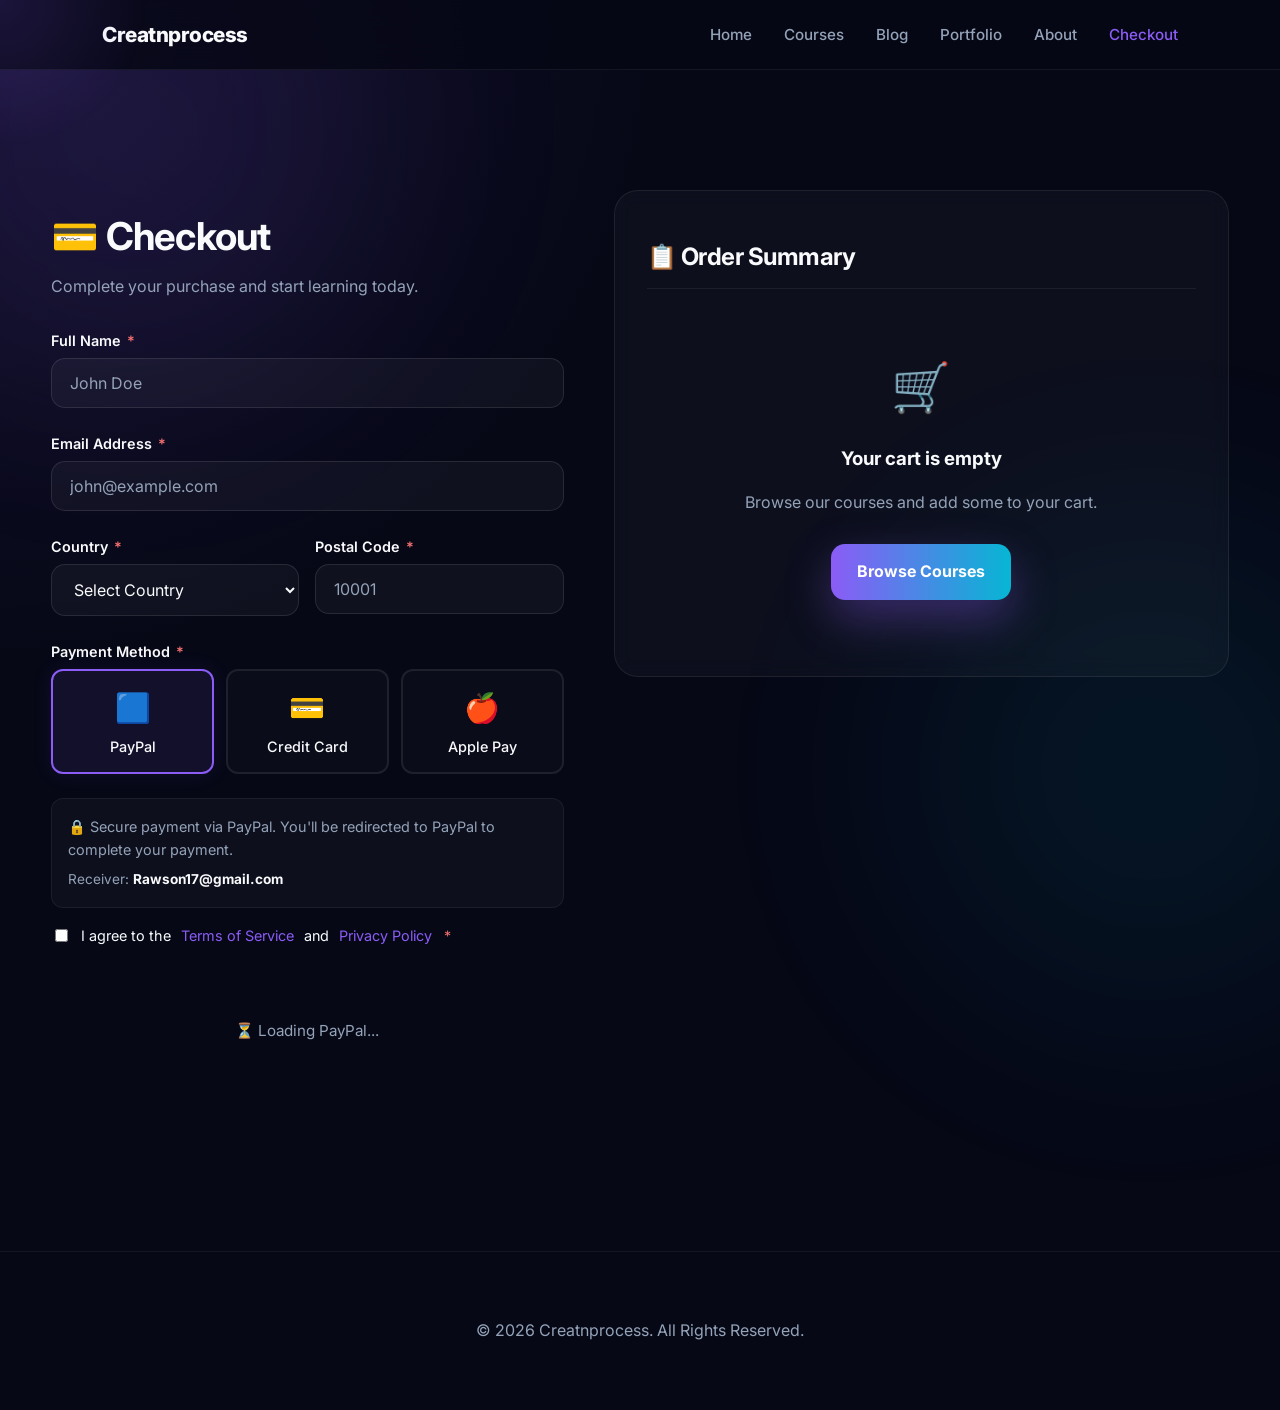
<file: checkout.html>
<!DOCTYPE html>
<html lang="en">
<head>
    <meta charset="UTF-8">
    <meta name="viewport" content="width=device-width, initial-scale=1.0">
    <title>Checkout | Creatnprocess Academy</title>
    <link href="https://fonts.googleapis.com/css2?family=Inter:wght@300;400;500;600;700;800&display=swap" rel="stylesheet">
    <link rel="stylesheet" href="style.css">
    <style>
        /* ===== CHECKOUT PAGE STYLES ===== */
        .checkout-wrapper {
            display: grid;
            grid-template-columns: 1fr 1.2fr;
            gap: 50px;
            padding: 40px 0;
            align-items: start;
        }

        .checkout-form-section h1 {
            font-size: clamp(2rem, 3vw, 2.8rem);
            margin-bottom: 8px;
        }
        .checkout-form-section .subtitle {
            color: var(--muted);
            margin-bottom: 30px;
        }

        .form-group {
            margin-bottom: 24px;
        }
        .form-group label {
            display: block;
            font-weight: 600;
            margin-bottom: 6px;
            font-size: 0.9rem;
        }
        .form-group label .required {
            color: #f87171;
            margin-left: 2px;
        }
        .form-group input,
        .form-group select {
            width: 100%;
            padding: 14px 18px;
            background: rgba(255, 255, 255, 0.04);
            border: 1px solid rgba(255, 255, 255, 0.1);
            border-radius: 14px;
            color: var(--text);
            font-family: inherit;
            font-size: 1rem;
            transition: border-color 0.3s, box-shadow 0.3s;
            outline: none;
        }
        .form-group input:focus,
        .form-group select:focus {
            border-color: var(--a);
            box-shadow: 0 0 0 3px rgba(139, 92, 246, 0.15);
        }
        .form-group input::placeholder {
            color: var(--muted);
        }
        .form-group select option {
            background: var(--bg);
            color: var(--text);
        }
        .form-row {
            display: grid;
            grid-template-columns: 1fr 1fr;
            gap: 16px;
        }

        /* ===== PAYMENT METHOD ===== */
        .payment-methods {
            display: grid;
            grid-template-columns: repeat(3, 1fr);
            gap: 12px;
            margin-top: 4px;
        }
        .payment-method {
            padding: 14px;
            border: 2px solid rgba(255, 255, 255, 0.08);
            border-radius: 12px;
            text-align: center;
            cursor: pointer;
            transition: all 0.3s;
            background: rgba(255, 255, 255, 0.02);
            font-weight: 500;
            font-size: 0.9rem;
        }
        .payment-method:hover {
            border-color: rgba(255, 255, 255, 0.2);
            background: rgba(255, 255, 255, 0.05);
        }
        .payment-method.active {
            border-color: var(--a);
            background: rgba(139, 92, 246, 0.1);
            box-shadow: 0 0 20px rgba(139, 92, 246, 0.1);
        }
        .payment-method .method-icon {
            font-size: 1.8rem;
            display: block;
            margin-bottom: 4px;
        }

        /* ===== ORDER SUMMARY ===== */
        .order-summary {
            background: rgba(255, 255, 255, 0.03);
            border: 1px solid rgba(255, 255, 255, 0.08);
            border-radius: 24px;
            padding: 32px;
            position: sticky;
            top: 100px;
            backdrop-filter: blur(10px);
        }
        .order-summary h2 {
            font-size: 1.5rem;
            margin-bottom: 20px;
            padding-bottom: 16px;
            border-bottom: 1px solid rgba(255, 255, 255, 0.06);
        }

        .order-item {
            display: flex;
            justify-content: space-between;
            align-items: center;
            padding: 12px 0;
            border-bottom: 1px solid rgba(255, 255, 255, 0.04);
        }
        .order-item:last-child {
            border-bottom: none;
        }
        .order-item .item-info {
            display: flex;
            align-items: center;
            gap: 12px;
        }
        .order-item .item-icon {
            font-size: 1.5rem;
        }
        .order-item .item-title {
            font-weight: 500;
            font-size: 0.95rem;
        }
        .order-item .item-price {
            color: var(--text);
            font-weight: 600;
        }

        .order-totals {
            margin-top: 20px;
            padding-top: 16px;
            border-top: 1px solid rgba(255, 255, 255, 0.06);
        }
        .order-totals .total-row {
            display: flex;
            justify-content: space-between;
            padding: 8px 0;
            color: var(--muted);
            font-size: 0.95rem;
        }
        .order-totals .total-row.grand-total {
            font-size: 1.3rem;
            font-weight: 700;
            color: var(--text);
            padding-top: 12px;
            border-top: 1px solid rgba(255, 255, 255, 0.06);
            margin-top: 8px;
        }
        .order-totals .total-row.grand-total .price {
            background: linear-gradient(90deg, var(--a), var(--b));
            -webkit-background-clip: text;
            -webkit-text-fill-color: transparent;
            background-clip: text;
        }

        .order-empty {
            text-align: center;
            padding: 40px 20px;
            color: var(--muted);
        }
        .order-empty .empty-icon {
            font-size: 3rem;
            margin-bottom: 16px;
        }
        .order-empty h3 {
            color: var(--text);
            margin-bottom: 8px;
        }

        /* ===== PAYPAL BUTTON CONTAINER ===== */
        #paypal-button-container {
            margin-top: 20px;
            min-height: 120px;
            display: flex;
            justify-content: center;
            align-items: center;
        }
        #paypal-button-container .paypal-loading {
            color: var(--muted);
            font-size: 0.95rem;
        }

        /* ===== CHECKOUT BUTTON (Legacy) ===== */
        .checkout-btn {
            width: 100%;
            padding: 18px;
            border: none;
            border-radius: 14px;
            background: linear-gradient(90deg, var(--a), var(--b));
            color: white;
            font-weight: 700;
            font-size: 1.1rem;
            cursor: pointer;
            transition: all 0.3s;
            margin-top: 20px;
            position: relative;
            overflow: hidden;
        }
        .checkout-btn:hover:not(:disabled) {
            transform: translateY(-2px);
            box-shadow: 0 20px 50px rgba(139, 92, 246, 0.3);
        }
        .checkout-btn:disabled {
            opacity: 0.5;
            cursor: not-allowed;
            transform: none !important;
        }
        .checkout-btn .btn-loader {
            display: none;
            width: 24px;
            height: 24px;
            border: 3px solid rgba(255, 255, 255, 0.3);
            border-top: 3px solid white;
            border-radius: 50%;
            animation: spin 0.8s linear infinite;
            margin: 0 auto;
        }
        .checkout-btn.loading .btn-text {
            display: none;
        }
        .checkout-btn.loading .btn-loader {
            display: block;
        }

        @keyframes spin {
            to { transform: rotate(360deg); }
        }

        /* ===== SUCCESS OVERLAY ===== */
        .success-overlay {
            position: fixed;
            inset: 0;
            background: rgba(6, 8, 22, 0.92);
            backdrop-filter: blur(20px);
            display: none;
            place-items: center;
            z-index: 10000;
            padding: 20px;
        }
        .success-overlay.show {
            display: grid;
        }
        .success-card {
            background: rgba(255, 255, 255, 0.05);
            border: 1px solid rgba(255, 255, 255, 0.1);
            border-radius: 32px;
            padding: 60px 50px;
            max-width: 520px;
            width: 100%;
            text-align: center;
            animation: successPop 0.6s cubic-bezier(0.175, 0.885, 0.32, 1.275);
        }
        @keyframes successPop {
            0% { transform: scale(0.8); opacity: 0; }
            100% { transform: scale(1); opacity: 1; }
        }
        .success-card .success-icon {
            font-size: 4rem;
            margin-bottom: 16px;
        }
        .success-card h2 {
            font-size: 2rem;
            margin-bottom: 8px;
        }
        .success-card p {
            color: var(--muted);
            line-height: 1.7;
            margin-bottom: 24px;
        }
        .success-card .order-number {
            display: inline-block;
            padding: 8px 20px;
            background: rgba(139, 92, 246, 0.15);
            border: 1px solid rgba(139, 92, 246, 0.2);
            border-radius: 999px;
            font-size: 0.85rem;
            color: var(--a);
            font-weight: 600;
            margin-bottom: 24px;
        }
        .success-card .btn {
            margin: 4px;
        }

        /* ===== PAYMENT STATUS ===== */
        .payment-status {
            margin-top: 16px;
            padding: 12px 16px;
            border-radius: 12px;
            display: none;
            font-weight: 500;
        }
        .payment-status.show {
            display: block;
        }
        .payment-status.success {
            background: rgba(34, 197, 94, 0.15);
            border: 1px solid rgba(34, 197, 94, 0.2);
            color: #4ade80;
        }
        .payment-status.error {
            background: rgba(239, 68, 68, 0.15);
            border: 1px solid rgba(239, 68, 68, 0.2);
            color: #f87171;
        }
        .payment-status.info {
            background: rgba(59, 130, 246, 0.15);
            border: 1px solid rgba(59, 130, 246, 0.2);
            color: #60a5fa;
        }

        /* ===== TOAST ===== */
        .toast {
            position: fixed;
            bottom: 30px;
            right: 30px;
            padding: 16px 28px;
            border-radius: 16px;
            background: rgba(6, 8, 22, 0.95);
            backdrop-filter: blur(20px);
            border: 1px solid rgba(255, 255, 255, 0.1);
            color: var(--text);
            font-weight: 500;
            z-index: 10001;
            transform: translateY(120px);
            opacity: 0;
            transition: all 0.5s cubic-bezier(0.175, 0.885, 0.32, 1.275);
            max-width: 400px;
            box-shadow: 0 20px 60px rgba(0, 0, 0, 0.5);
        }
        .toast.show {
            transform: translateY(0);
            opacity: 1;
        }
        .toast .toast-icon {
            margin-right: 10px;
        }
        .toast.success {
            border-color: rgba(34, 197, 94, 0.3);
        }
        .toast.success .toast-icon {
            color: #4ade80;
        }
        .toast.error {
            border-color: rgba(239, 68, 68, 0.3);
        }
        .toast.error .toast-icon {
            color: #f87171;
        }

        /* ===== RESPONSIVE ===== */
        @media (max-width: 1024px) {
            .checkout-wrapper {
                grid-template-columns: 1fr;
                gap: 30px;
            }
            .order-summary {
                position: static;
            }
            .payment-methods {
                grid-template-columns: repeat(3, 1fr);
            }
        }
        @media (max-width: 768px) {
            .form-row {
                grid-template-columns: 1fr;
            }
            .payment-methods {
                grid-template-columns: 1fr 1fr;
            }
            .success-card {
                padding: 40px 24px;
            }
            .checkout-form-section h1 {
                font-size: 1.8rem;
            }
            .toast {
                bottom: 20px;
                right: 20px;
                left: 20px;
                max-width: none;
            }
        }
        @media (max-width: 480px) {
            .payment-methods {
                grid-template-columns: 1fr;
            }
        }
    </style>
</head>
<body>

    <!-- ===== CURSOR GLOW ===== -->
    <div class="cursor-glow"></div>

    <!-- ===== TOAST NOTIFICATION ===== -->
    <div class="toast" id="toast">
        <span class="toast-icon">✅</span>
        <span class="toast-message">Action completed successfully!</span>
    </div>

    <!-- ===== SUCCESS OVERLAY ===== -->
    <div class="success-overlay" id="successOverlay">
        <div class="success-card">
            <div class="success-icon">🎉</div>
            <h2>Payment Successful!</h2>
            <p>Thank you for your purchase. You now have access to all the courses in your order. Check your email for confirmation details.</p>
            <div class="order-number" id="orderNumber">ORD-2026-0000</div>
            <div>
                <a href="courses.html" class="btn primary" style="display:inline-block;">Continue Learning</a>
                <a href="index.html" class="btn secondary" style="display:inline-block;">Go Home</a>
            </div>
        </div>
    </div>

    <!-- ===== NAVIGATION ===== -->
    <nav id="nav">
        <div class="brand">Creatnprocess</div>
        <div class="nav-links">
            <a href="index.html">Home</a>
            <a href="courses.html">Courses</a>
            <a href="blog.html">Blog</a>
            <a href="index.html#showcase">Portfolio</a>
            <a href="founder.html">About</a>
            <a href="checkout.html" style="color:var(--a);">Checkout</a>
        </div>
    </nav>

    <!-- ===== CHECKOUT SECTION ===== -->
    <section class="section">
        <div class="checkout-wrapper reveal">
            
            <!-- ===== CHECKOUT FORM ===== -->
            <div class="checkout-form-section">
                <h1>💳 Checkout</h1>
                <p class="subtitle">Complete your purchase and start learning today.</p>

                <form id="checkoutForm" novalidate>
                    <!-- Personal Information -->
                    <div class="form-group">
                        <label>Full Name <span class="required">*</span></label>
                        <input type="text" id="fullName" placeholder="John Doe" required>
                    </div>

                    <div class="form-group">
                        <label>Email Address <span class="required">*</span></label>
                        <input type="email" id="email" placeholder="john@example.com" required>
                    </div>

                    <div class="form-row">
                        <div class="form-group">
                            <label>Country <span class="required">*</span></label>
                            <select id="country" required>
                                <option value="">Select Country</option>
                                <option value="US">United States</option>
                                <option value="UK">United Kingdom</option>
                                <option value="CA">Canada</option>
                                <option value="AU">Australia</option>
                                <option value="IN">India</option>
                                <option value="DE">Germany</option>
                                <option value="FR">France</option>
                                <option value="JP">Japan</option>
                                <option value="BR">Brazil</option>
                                <option value="ZA">South Africa</option>
                            </select>
                        </div>
                        <div class="form-group">
                            <label>Postal Code <span class="required">*</span></label>
                            <input type="text" id="postalCode" placeholder="10001" required>
                        </div>
                    </div>

                    <!-- Payment Method Selection -->
                    <div class="form-group">
                        <label>Payment Method <span class="required">*</span></label>
                        <div class="payment-methods">
                            <div class="payment-method active" data-method="paypal">
                                <span class="method-icon">🟦</span>
                                PayPal
                            </div>
                            <div class="payment-method" data-method="card">
                                <span class="method-icon">💳</span>
                                Credit Card
                            </div>
                            <div class="payment-method" data-method="apple">
                                <span class="method-icon">🍎</span>
                                Apple Pay
                            </div>
                        </div>
                    </div>

                    <!-- PayPal Info -->
                    <div id="paypalInfo" style="background:rgba(255,255,255,0.03);border-radius:12px;padding:16px;margin-bottom:16px;border:1px solid rgba(255,255,255,0.06);">
                        <p style="color:var(--muted);font-size:0.9rem;margin:0;">
                            🔒 Secure payment via PayPal. You'll be redirected to PayPal to complete your payment.
                        </p>
                        <p style="color:var(--muted);font-size:0.85rem;margin:8px 0 0;">
                            Receiver: <strong style="color:var(--text);">Rawson17@gmail.com</strong>
                        </p>
                    </div>

                    <!-- Card Details (hidden by default) -->
                    <div id="cardDetails" style="display:none;">
                        <div class="form-group">
                            <label>Card Number <span class="required">*</span></label>
                            <input type="text" id="cardNumber" placeholder="4242 4242 4242 4242" maxlength="19">
                        </div>
                        <div class="form-row">
                            <div class="form-group">
                                <label>Expiry Date <span class="required">*</span></label>
                                <input type="text" id="expiryDate" placeholder="MM/YY" maxlength="5">
                            </div>
                            <div class="form-group">
                                <label>CVV <span class="required">*</span></label>
                                <input type="text" id="cvv" placeholder="123" maxlength="4">
                            </div>
                        </div>
                    </div>

                    <!-- Terms -->
                    <div class="form-group" style="margin-top:8px;">
                        <label style="display:flex;align-items:center;gap:10px;font-weight:400;font-size:0.9rem;cursor:pointer;">
                            <input type="checkbox" id="terms" required style="width:auto;accent-color:var(--a);">
                            I agree to the <a href="#" style="color:var(--a);text-decoration:none;">Terms of Service</a> and <a href="#" style="color:var(--a);text-decoration:none;">Privacy Policy</a>
                            <span class="required">*</span>
                        </label>
                    </div>

                    <!-- Payment Status -->
                    <div class="payment-status" id="paymentStatus"></div>

                    <!-- PayPal Button Container -->
                    <div id="paypal-button-container">
                        <div class="paypal-loading">⏳ Loading PayPal...</div>
                    </div>

                    <!-- Legacy Checkout Button (hidden when PayPal is active) -->
                    <button type="submit" class="checkout-btn" id="checkoutBtn" style="display:none;">
                        <span class="btn-text">💰 Complete Payment</span>
                        <span class="btn-loader"></span>
                    </button>
                </form>
            </div>

            <!-- ===== ORDER SUMMARY ===== -->
            <div class="order-summary">
                <h2>📋 Order Summary</h2>
                <div id="orderItems">
                    <!-- Dynamically populated -->
                </div>
                <div id="emptyCart" class="order-empty" style="display:none;">
                    <div class="empty-icon">🛒</div>
                    <h3>Your cart is empty</h3>
                    <p>Browse our courses and add some to your cart.</p>
                    <a href="courses.html" class="btn primary" style="display:inline-block;margin-top:12px;">Browse Courses</a>
                </div>
                <div class="order-totals" id="orderTotals" style="display:none;">
                    <div class="total-row">
                        <span>Subtotal</span>
                        <span id="subtotal">$0.00</span>
                    </div>
                    <div class="total-row">
                        <span>Tax (0%)</span>
                        <span>$0.00</span>
                    </div>
                    <div class="total-row grand-total">
                        <span>Total</span>
                        <span class="price" id="grandTotal">$0.00</span>
                    </div>
                </div>
            </div>

        </div>
    </section>

    <footer>
        <p>© 2026 Creatnprocess. All Rights Reserved.</p>
    </footer>

    <!-- ===== PAYPAL SDK ===== -->
    <script src="https://www.paypal.com/sdk/js?client-id=sb&currency=USD&intent=capture" data-namespace="paypal_sdk"></script>

    <script src="script.js"></script>
    <script>
        // ============================================================
        // CONFIGURATION
        // ============================================================
        const PAYPAL_EMAIL = 'Rawson17@gmail.com';

        // ============================================================
        // TOAST SYSTEM
        // ============================================================
        function showToast(message, type = 'success') {
            const toast = document.getElementById('toast');
            const messageEl = toast.querySelector('.toast-message');
            const iconEl = toast.querySelector('.toast-icon');
            
            toast.className = 'toast ' + type;
            iconEl.textContent = type === 'success' ? '✅' : '❌';
            messageEl.textContent = message;
            
            toast.classList.remove('show');
            setTimeout(() => {
                toast.classList.add('show');
            }, 10);
            
            clearTimeout(toast._timeout);
            toast._timeout = setTimeout(() => {
                toast.classList.remove('show');
            }, 3500);
        }

        // ============================================================
        // LOAD CART FROM LOCALSTORAGE
        // ============================================================
        function loadCart() {
            try {
                const saved = JSON.parse(localStorage.getItem('creatnprocess_cart') || '[]');
                return Array.isArray(saved) ? saved : [];
            } catch {
                return [];
            }
        }

        // ============================================================
        // GENERATE ORDER NUMBER
        // ============================================================
        function generateOrderNumber() {
            const year = new Date().getFullYear();
            const num = Math.floor(Math.random() * 10000).toString().padStart(4, '0');
            return `ORD-${year}-${num}`;
        }

        // ============================================================
        // RENDER ORDER SUMMARY
        // ============================================================
        function renderOrderSummary() {
            const cart = loadCart();
            const container = document.getElementById('orderItems');
            const emptyCart = document.getElementById('emptyCart');
            const totals = document.getElementById('orderTotals');
            const subtotalEl = document.getElementById('subtotal');
            const grandTotalEl = document.getElementById('grandTotal');

            if (cart.length === 0) {
                container.innerHTML = '';
                emptyCart.style.display = 'block';
                totals.style.display = 'none';
                return;
            }

            emptyCart.style.display = 'none';
            totals.style.display = 'block';

            const courseEmojis = {
                'Photoshop for Beginners': '🎨',
                'Vector Art & Illustration Mastery': '✏️',
                'Brand Identity Design Pro': '🏷️',
                'Photo Manipulation & Retouching': '📸',
                'Graphic Design Fundamentals': '📐',
                'Advanced Logo Design Studio': '🖌️',
                'UI/UX Design Fundamentals': '💻',
                'Motion Graphics in After Effects': '🎬'
            };

            container.innerHTML = cart.map(item => `
                <div class="order-item">
                    <div class="item-info">
                        <span class="item-icon">${courseEmojis[item.title] || '📚'}</span>
                        <span class="item-title">${item.title}</span>
                    </div>
                    <span class="item-price">$${item.price.toFixed(2)}</span>
                </div>
            `).join('');

            const subtotal = cart.reduce((sum, item) => sum + item.price, 0);
            const total = subtotal;

            subtotalEl.textContent = '$' + subtotal.toFixed(2);
            grandTotalEl.textContent = '$' + total.toFixed(2);

            return { cart, total };
        }

        // ============================================================
        // COMPLETE ORDER (After Successful Payment)
        // ============================================================
        function completeOrder(paymentData) {
            const cart = loadCart();
            
            // Clear cart
            localStorage.removeItem('creatnprocess_cart');
            
            // Add enrolled courses
            const enrolled = JSON.parse(localStorage.getItem('creatnprocess_enrolled') || '[]');
            const courseIds = {
                'Photoshop for Beginners': 1,
                'Vector Art & Illustration Mastery': 2,
                'Brand Identity Design Pro': 3,
                'Photo Manipulation & Retouching': 4,
                'Graphic Design Fundamentals': 5,
                'Advanced Logo Design Studio': 6,
                'UI/UX Design Fundamentals': 7,
                'Motion Graphics in After Effects': 8
            };
            
            const newEnrolled = [...new Set([
                ...enrolled,
                ...cart.map(item => courseIds[item.title]).filter(id => id !== undefined)
            ])];
            
            localStorage.setItem('creatnprocess_enrolled', JSON.stringify(newEnrolled));

            // Show success overlay
            const orderNumber = generateOrderNumber();
            document.getElementById('orderNumber').textContent = orderNumber;
            document.getElementById('successOverlay').classList.add('show');

            // Show toast
            showToast('🎉 Payment successful! Welcome to the academy!', 'success');

            // Update cart badge on courses page if open
            if (window.opener) {
                try {
                    window.opener.location.reload();
                } catch (e) {}
            }
        }

        // ============================================================
        // PAYPAL INTEGRATION
        // ============================================================
        function initPayPal() {
            const container = document.getElementById('paypal-button-container');
            const cart = loadCart();
            
            if (cart.length === 0) {
                container.innerHTML = `
                    <div style="color:var(--muted);text-align:center;padding:20px;">
                        <p>🛒 Your cart is empty</p>
                        <p style="font-size:0.85rem;">Add courses to proceed with payment</p>
                    </div>
                `;
                return;
            }

            const total = cart.reduce((sum, item) => sum + item.price, 0);
            
            // Check if PayPal SDK loaded
            if (typeof paypal_sdk === 'undefined') {
                container.innerHTML = `
                    <div style="color:#f87171;text-align:center;padding:20px;">
                        <p>⚠️ PayPal failed to load. Please refresh the page.</p>
                        <p style="font-size:0.85rem;color:var(--muted);">Alternatively, use the form below.</p>
                    </div>
                `;
                return;
            }

            try {
                paypal_sdk.Buttons({
                    style: {
                        layout: 'vertical',
                        color: 'blue',
                        shape: 'rect',
                        label: 'paypal',
                        height: 48
                    },
                    
                    createOrder: function(data, actions) {
                        // Validate form
                        const fullName = document.getElementById('fullName').value.trim();
                        const email = document.getElementById('email').value.trim();
                        const country = document.getElementById('country').value;
                        const postalCode = document.getElementById('postalCode').value.trim();
                        const terms = document.getElementById('terms').checked;

                        if (!fullName || !email || !country || !postalCode || !terms) {
                            showToast('Please fill in all required fields', 'error');
                            return actions.reject();
                        }

                        if (!email.includes('@') || !email.includes('.')) {
                            showToast('Please enter a valid email address', 'error');
                            return actions.reject();
                        }

                        // Create order with PayPal
                        return actions.order.create({
                            purchase_units: [{
                                description: 'Creatnprocess Academy - Course Enrollment',
                                custom_id: JSON.stringify(cart.map(item => item.title)),
                                amount: {
                                    currency_code: 'USD',
                                    value: total.toFixed(2),
                                    breakdown: {
                                        item_total: {
                                            currency_code: 'USD',
                                            value: total.toFixed(2)
                                        }
                                    }
                                },
                                items: cart.map(item => ({
                                    name: item.title,
                                    unit_amount: {
                                        currency_code: 'USD',
                                        value: item.price.toFixed(2)
                                    },
                                    quantity: '1',
                                    description: 'Graphic Design Course',
                                    category: 'DIGITAL_GOODS'
                                }))
                            }],
                            application_context: {
                                shipping_preference: 'NO_SHIPPING',
                                user_action: 'PAY_NOW'
                            },
                            payer: {
                                email_address: email,
                                name: {
                                    given_name: fullName.split(' ')[0] || fullName,
                                    surname: fullName.split(' ').slice(1).join(' ') || 'User'
                                }
                            }
                        });
                    },

                    onApprove: function(data, actions) {
                        return actions.order.capture().then(function(details) {
                            // Payment successful
                            console.log('Payment completed:', details);
                            console.log('Payer:', details.payer);
                            console.log('Receiver:', PAYPAL_EMAIL);
                            
                            // Complete the order
                            completeOrder(details);
                            
                            // Show success status
                            const status = document.getElementById('paymentStatus');
                            status.className = 'payment-status success show';
                            status.textContent = `✅ Payment successful! Transaction ID: ${details.id}`;
                        });
                    },

                    onCancel: function(data) {
                        showToast('Payment was cancelled. You can try again.', 'error');
                        const status = document.getElementById('paymentStatus');
                        status.className = 'payment-status error show';
                        status.textContent = '❌ Payment cancelled. Please try again.';
                    },

                    onError: function(err) {
                        console.error('PayPal Error:', err);
                        showToast('Payment failed. Please try again or use a different method.', 'error');
                        const status = document.getElementById('paymentStatus');
                        status.className = 'payment-status error show';
                        status.textContent = '❌ Payment failed. Please try again.';
                    }
                }).render('#paypal-button-container');
                
                container.innerHTML = '';
                paypal_sdk.Buttons().render('#paypal-button-container');
                
            } catch (error) {
                console.error('PayPal initialization error:', error);
                container.innerHTML = `
                    <div style="color:#f87171;text-align:center;padding:20px;">
                        <p>⚠️ Error loading PayPal. Please refresh the page.</p>
                    </div>
                `;
            }
        }

        // ============================================================
        // PAYMENT METHOD SELECTION
        // ============================================================
        document.querySelectorAll('.payment-method').forEach(method => {
            method.addEventListener('click', function() {
                document.querySelectorAll('.payment-method').forEach(m => m.classList.remove('active'));
                this.classList.add('active');
                
                const methodType = this.dataset.method;
                const cardDetails = document.getElementById('cardDetails');
                const paypalContainer = document.getElementById('paypal-button-container');
                const paypalInfo = document.getElementById('paypalInfo');
                const checkoutBtn = document.getElementById('checkoutBtn');
                const paymentStatus = document.getElementById('paymentStatus');
                
                paymentStatus.className = 'payment-status';
                paymentStatus.textContent = '';
                paymentStatus.classList.remove('show');
                
                if (methodType === 'paypal') {
                    cardDetails.style.display = 'none';
                    paypalInfo.style.display = 'block';
                    paypalContainer.style.display = 'block';
                    checkoutBtn.style.display = 'none';
                    
                    // Re-initialize PayPal if cart has items
                    const cart = loadCart();
                    if (cart.length > 0) {
                        initPayPal();
                    }
                } else {
                    cardDetails.style.display = 'block';
                    paypalInfo.style.display = 'none';
                    paypalContainer.style.display = 'none';
                    checkoutBtn.style.display = 'block';
                    checkoutBtn.querySelector('.btn-text').textContent = `💰 Pay $${calculateTotal()}`;
                }
            });
        });

        // ============================================================
        // CALCULATE TOTAL
        // ============================================================
        function calculateTotal() {
            const cart = loadCart();
            return cart.reduce((sum, item) => sum + item.price, 0).toFixed(2);
        }

        // ============================================================
        // CARD INPUT FORMATTING
        // ============================================================
        document.getElementById('cardNumber')?.addEventListener('input', function(e) {
            let value = this.value.replace(/\D/g, '');
            if (value.length > 16) value = value.slice(0, 16);
            let formatted = '';
            for (let i = 0; i < value.length; i++) {
                if (i > 0 && i % 4 === 0) formatted += ' ';
                formatted += value[i];
            }
            this.value = formatted;
        });

        document.getElementById('expiryDate')?.addEventListener('input', function(e) {
            let value = this.value.replace(/\D/g, '');
            if (value.length > 4) value = value.slice(0, 4);
            if (value.length >= 2) {
                this.value = value.slice(0, 2) + '/' + value.slice(2);
            } else {
                this.value = value;
            }
        });

        document.getElementById('cvv')?.addEventListener('input', function(e) {
            this.value = this.value.replace(/\D/g, '').slice(0, 4);
        });

        // ============================================================
        // LEGACY FORM SUBMISSION (Credit Card fallback)
        // ============================================================
        document.getElementById('checkoutForm').addEventListener('submit', function(e) {
            e.preventDefault();
            
            // Check if PayPal is selected (should be hidden)
            const activeMethod = document.querySelector('.payment-method.active');
            if (activeMethod && activeMethod.dataset.method === 'paypal') {
                showToast('Please use the PayPal button above to complete payment.', 'info');
                return;
            }

            // Validate form
            const fullName = document.getElementById('fullName').value.trim();
            const email = document.getElementById('email').value.trim();
            const country = document.getElementById('country').value;
            const postalCode = document.getElementById('postalCode').value.trim();
            const terms = document.getElementById('terms').checked;
            const cardNumber = document.getElementById('cardNumber').value.replace(/\s/g, '');
            const expiry = document.getElementById('expiryDate').value;
            const cvv = document.getElementById('cvv').value;

            if (!fullName || !email || !country || !postalCode || !terms) {
                showToast('Please fill in all required fields', 'error');
                return;
            }

            if (!email.includes('@') || !email.includes('.')) {
                showToast('Please enter a valid email address', 'error');
                return;
            }

            if (cardNumber.length < 16 || expiry.length < 5 || cvv.length < 3) {
                showToast('Please enter valid card details', 'error');
                return;
            }

            // Show loading
            const btn = document.getElementById('checkoutBtn');
            btn.classList.add('loading');
            btn.disabled = true;

            // Simulate payment processing
            setTimeout(() => {
                // Random success/failure (90% success rate)
                if (Math.random() < 0.9) {
                    const orderNumber = generateOrderNumber();
                    document.getElementById('orderNumber').textContent = orderNumber;
                    document.getElementById('successOverlay').classList.add('show');
                    
                    // Clear cart
                    localStorage.removeItem('creatnprocess_cart');
                    
                    // Add enrolled courses
                    const cart = loadCart();
                    const enrolled = JSON.parse(localStorage.getItem('creatnprocess_enrolled') || '[]');
                    const courseIds = {
                        'Photoshop for Beginners': 1,
                        'Vector Art & Illustration Mastery': 2,
                        'Brand Identity Design Pro': 3,
                        'Photo Manipulation & Retouching': 4,
                        'Graphic Design Fundamentals': 5,
                        'Advanced Logo Design Studio': 6,
                        'UI/UX Design Fundamentals': 7,
                        'Motion Graphics in After Effects': 8
                    };
                    const newEnrolled = [...new Set([
                        ...enrolled,
                        ...cart.map(item => courseIds[item.title]).filter(id => id !== undefined)
                    ])];
                    localStorage.setItem('creatnprocess_enrolled', JSON.stringify(newEnrolled));
                    
                    showToast('🎉 Payment successful! Welcome to the academy!', 'success');
                    
                    btn.classList.remove('loading');
                    btn.disabled = false;
                } else {
                    showToast('Payment declined. Please try again.', 'error');
                    btn.classList.remove('loading');
                    btn.disabled = false;
                }
            }, 2000);
        });

        // ============================================================
        // CLOSE SUCCESS OVERLAY
        // ============================================================
        document.getElementById('successOverlay').addEventListener('click', function(e) {
            if (e.target === this) {
                this.classList.remove('show');
            }
        });

        // ============================================================
        // KEYBOARD SHORTCUTS
        // ============================================================
        document.addEventListener('keydown', function(e) {
            if (e.key === 'Escape') {
                document.getElementById('successOverlay').classList.remove('show');
            }
        });

        // ============================================================
        // INITIALIZE
        // ============================================================
        document.addEventListener('DOMContentLoaded', function() {
            renderOrderSummary();
            
            // Initialize PayPal if cart has items
            const cart = loadCart();
            if (cart.length > 0) {
                // Check if PayPal is the active method
                const activeMethod = document.querySelector('.payment-method.active');
                if (activeMethod && activeMethod.dataset.method === 'paypal') {
                    setTimeout(initPayPal, 500);
                }
            }

            // Listen for cart updates
            window.addEventListener('storage', function(e) {
                if (e.key === 'creatnprocess_cart') {
                    renderOrderSummary();
                    const cart = loadCart();
                    if (cart.length > 0) {
                        const activeMethod = document.querySelector('.payment-method.active');
                        if (activeMethod && activeMethod.dataset.method === 'paypal') {
                            initPayPal();
                        }
                    }
                }
            });

            // Update button text with total
            const total = calculateTotal();
            document.querySelector('#checkoutBtn .btn-text').textContent = `💰 Pay $${total}`;
        });

        console.log('💳 Checkout page loaded successfully!');
        console.log('📧 PayPal receiver:', PAYPAL_EMAIL);
        console.log('📦 Items in cart:', loadCart().length);
        console.log('💡 PayPal Sandbox mode active - use test accounts for payments');
    </script>
</body>
</html>
</file>
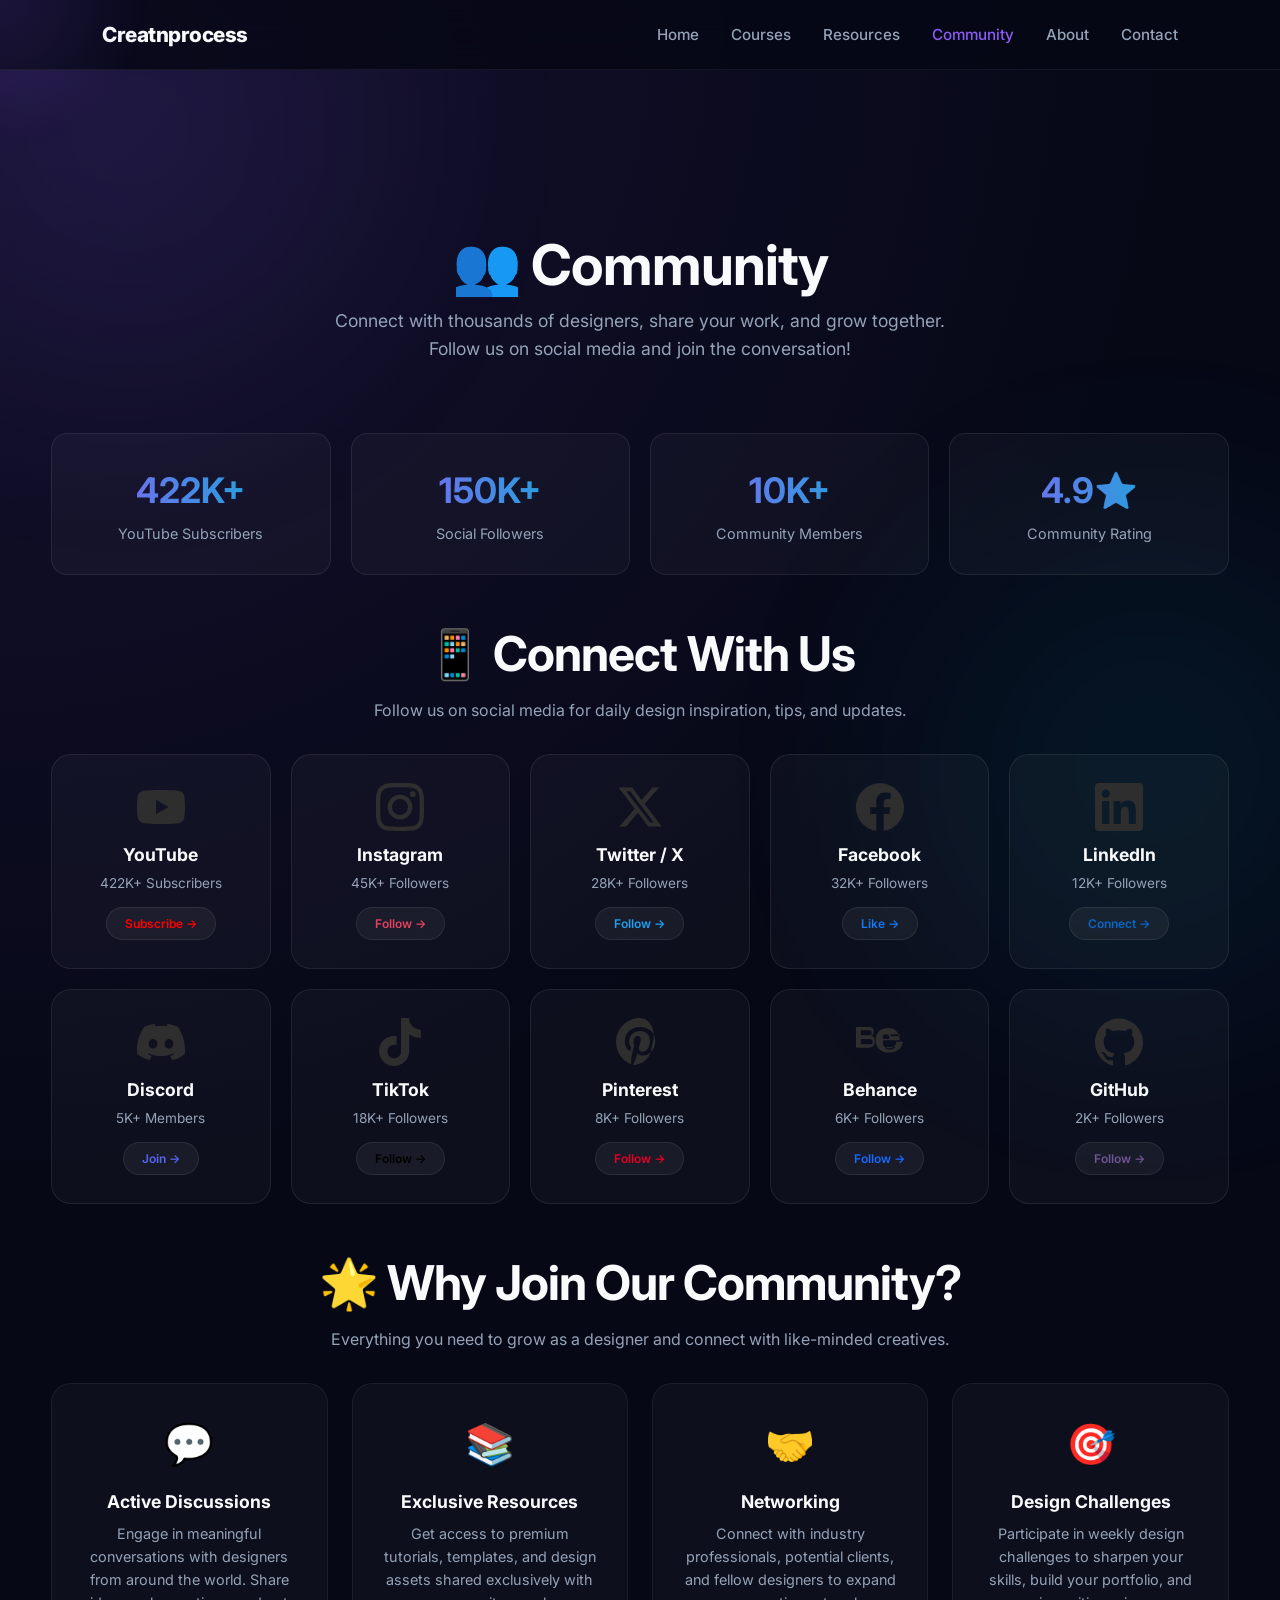
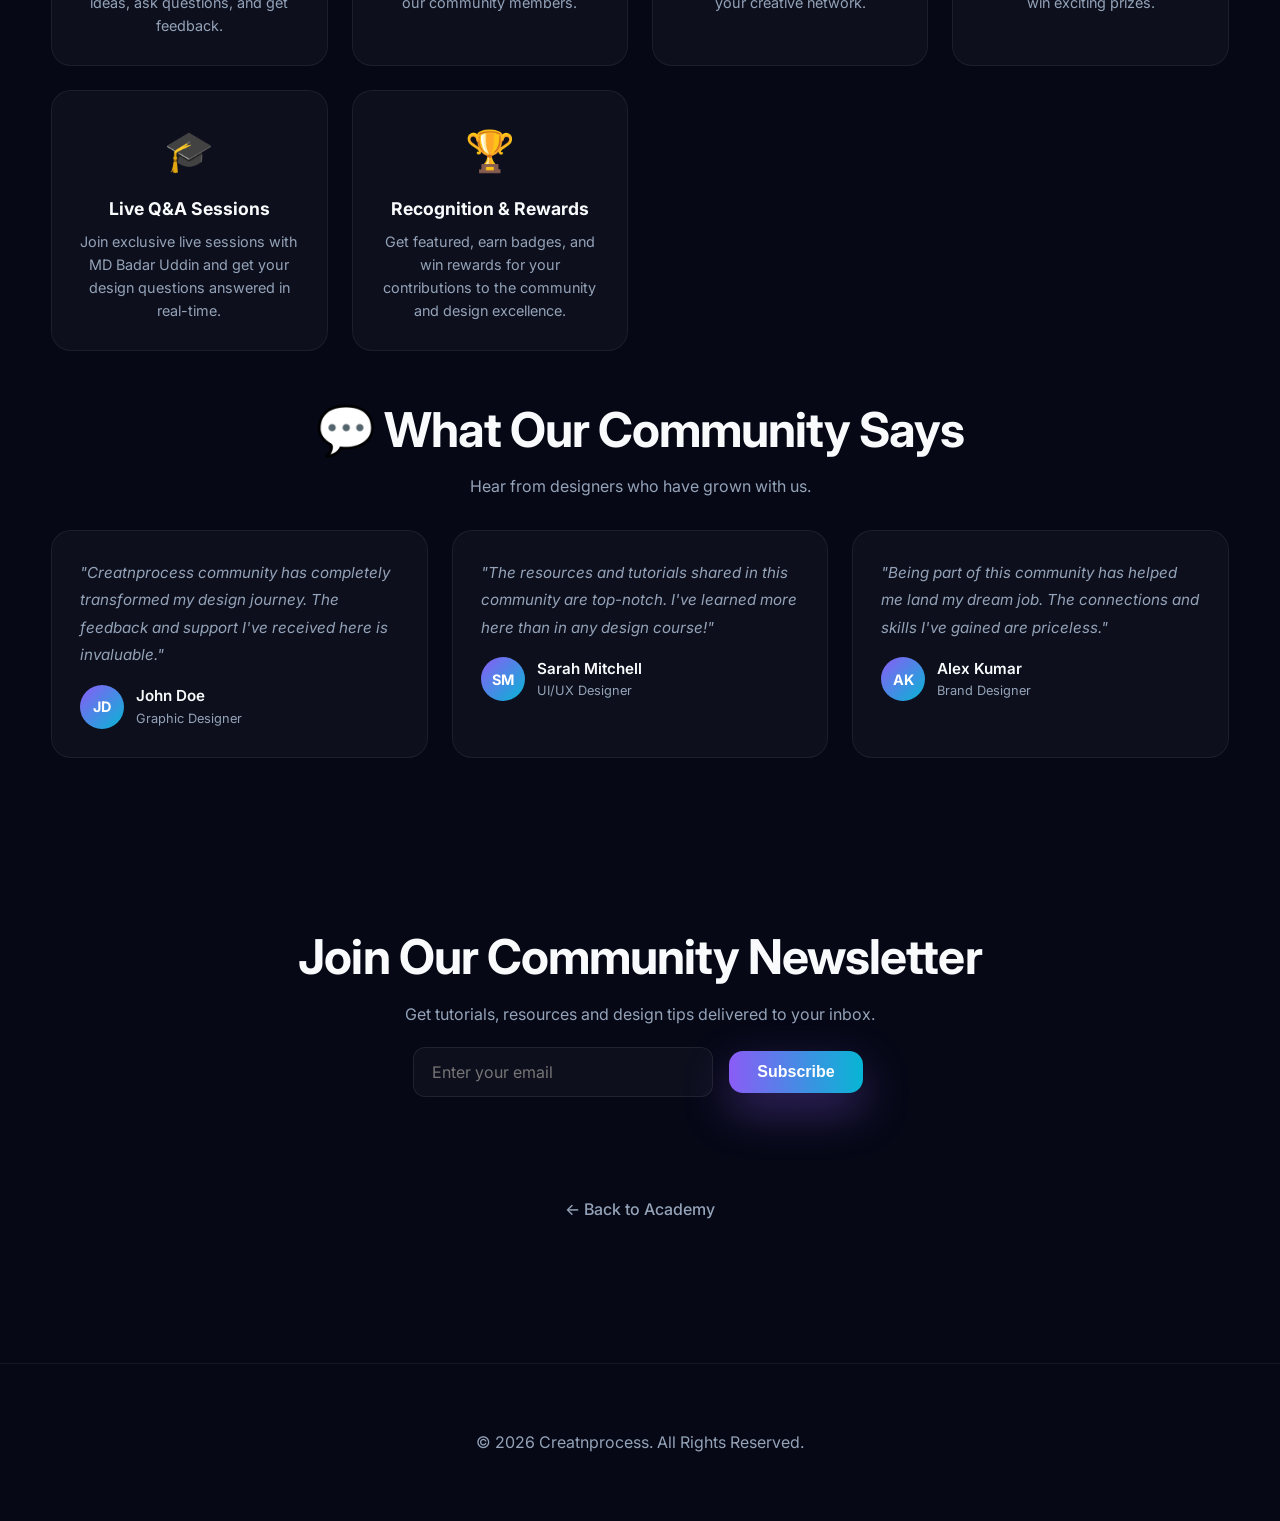
<file: community.html>
<!DOCTYPE html>
<html lang="en">
<head>
    <meta charset="UTF-8">
    <meta name="viewport" content="width=device-width, initial-scale=1.0">
    <title>Community | Creatnprocess</title>
    <link href="https://fonts.googleapis.com/css2?family=Inter:wght@300;400;500;600;700;800&display=swap" rel="stylesheet">
    <link rel="stylesheet" href="style.css">
    <style>
        /* ===== COMMUNITY PAGE STYLES ===== */
        .community-hero {
            text-align: center;
            padding: 60px 0 30px;
        }
        .community-hero h1 {
            font-size: clamp(2.5rem, 5vw, 3.5rem);
            margin-bottom: 10px;
        }
        .community-hero p {
            color: var(--muted);
            font-size: 1.1rem;
            max-width: 650px;
            margin: 0 auto;
        }

        /* ===== COMMUNITY STATS ===== */
        .community-stats {
            display: grid;
            grid-template-columns: repeat(4, 1fr);
            gap: 20px;
            margin: 40px 0;
        }
        .community-stats .stat-box {
            background: rgba(255, 255, 255, 0.03);
            border: 1px solid rgba(255, 255, 255, 0.08);
            border-radius: 16px;
            padding: 28px 20px;
            text-align: center;
            transition: all 0.3s;
        }
        .community-stats .stat-box:hover {
            transform: translateY(-4px);
            border-color: rgba(139, 92, 246, 0.3);
        }
        .community-stats .stat-box .stat-number {
            font-size: 2.2rem;
            font-weight: 700;
            background: linear-gradient(90deg, var(--a), var(--b));
            -webkit-background-clip: text;
            -webkit-text-fill-color: transparent;
            background-clip: text;
        }
        .community-stats .stat-box .stat-label {
            color: var(--muted);
            font-size: 0.9rem;
            margin-top: 4px;
        }

        /* ===== SOCIAL LINKS ===== */
        .social-section {
            margin: 50px 0;
        }
        .social-section h2 {
            text-align: center;
            margin-bottom: 10px;
        }
        .social-section .subtitle {
            text-align: center;
            color: var(--muted);
            margin-bottom: 30px;
        }

        .social-grid {
            display: grid;
            grid-template-columns: repeat(auto-fit, minmax(200px, 1fr));
            gap: 20px;
        }
        .social-card {
            background: rgba(255, 255, 255, 0.03);
            border: 1px solid rgba(255, 255, 255, 0.08);
            border-radius: 20px;
            padding: 28px 20px;
            text-align: center;
            transition: all 0.4s cubic-bezier(0.175, 0.885, 0.32, 1.275);
            text-decoration: none;
            color: var(--text);
            display: block;
            position: relative;
            overflow: hidden;
        }
        .social-card:hover {
            transform: translateY(-6px);
            border-color: rgba(139, 92, 246, 0.4);
            box-shadow: 0 20px 40px rgba(0, 0, 0, 0.3);
        }
        .social-card .social-logo {
            height: 48px;
            display: flex;
            align-items: center;
            justify-content: center;
            margin-bottom: 10px;
        }
        .social-card .social-logo img {
            height: 100%;
            width: auto;
            max-width: 80px;
            object-fit: contain;
            filter: brightness(0.9) invert(0.9);
            transition: filter 0.3s;
        }
        .social-card:hover .social-logo img {
            filter: brightness(1) invert(1);
        }
        .social-card .social-name {
            font-weight: 700;
            font-size: 1.1rem;
        }
        .social-card .social-followers {
            color: var(--muted);
            font-size: 0.85rem;
            margin-top: 4px;
        }
        .social-card .social-btn {
            display: inline-block;
            margin-top: 12px;
            padding: 6px 18px;
            border-radius: 999px;
            font-size: 0.75rem;
            font-weight: 600;
            background: rgba(255, 255, 255, 0.05);
            border: 1px solid rgba(255, 255, 255, 0.08);
            color: var(--text);
            transition: all 0.3s;
        }
        .social-card:hover .social-btn {
            background: linear-gradient(90deg, var(--a), var(--b));
            color: white;
            border-color: transparent;
        }

        /* Social Card Colors on Hover */
        .social-card.youtube:hover { border-color: #ff0000; }
        .social-card.youtube .social-btn { color: #ff0000; }
        .social-card.youtube:hover .social-btn { color: white; }

        .social-card.instagram:hover { border-color: #e4405f; }
        .social-card.instagram .social-btn { color: #e4405f; }
        .social-card.instagram:hover .social-btn { color: white; }

        .social-card.twitter:hover { border-color: #1da1f2; }
        .social-card.twitter .social-btn { color: #1da1f2; }
        .social-card.twitter:hover .social-btn { color: white; }

        .social-card.facebook:hover { border-color: #1877f2; }
        .social-card.facebook .social-btn { color: #1877f2; }
        .social-card.facebook:hover .social-btn { color: white; }

        .social-card.linkedin:hover { border-color: #0a66c2; }
        .social-card.linkedin .social-btn { color: #0a66c2; }
        .social-card.linkedin:hover .social-btn { color: white; }

        .social-card.discord:hover { border-color: #5865f2; }
        .social-card.discord .social-btn { color: #5865f2; }
        .social-card.discord:hover .social-btn { color: white; }

        .social-card.tiktok:hover { border-color: #000000; }
        .social-card.tiktok .social-btn { color: #000000; }
        .social-card.tiktok:hover .social-btn { color: white; }

        .social-card.pinterest:hover { border-color: #e60023; }
        .social-card.pinterest .social-btn { color: #e60023; }
        .social-card.pinterest:hover .social-btn { color: white; }

        .social-card.behance:hover { border-color: #1769ff; }
        .social-card.behance .social-btn { color: #1769ff; }
        .social-card.behance:hover .social-btn { color: white; }

        .social-card.github:hover { border-color: #6e5494; }
        .social-card.github .social-btn { color: #6e5494; }
        .social-card.github:hover .social-btn { color: white; }

        /* ===== COMMUNITY FEATURES ===== */
        .features-section {
            margin: 50px 0;
        }
        .features-section h2 {
            text-align: center;
            margin-bottom: 10px;
        }
        .features-section .subtitle {
            text-align: center;
            color: var(--muted);
            margin-bottom: 30px;
        }

        .features-grid {
            display: grid;
            grid-template-columns: repeat(auto-fit, minmax(250px, 1fr));
            gap: 24px;
        }
        .feature-card {
            background: rgba(255, 255, 255, 0.03);
            border: 1px solid rgba(255, 255, 255, 0.06);
            border-radius: 20px;
            padding: 28px;
            text-align: center;
            transition: all 0.4s cubic-bezier(0.175, 0.885, 0.32, 1.275);
        }
        .feature-card:hover {
            transform: translateY(-4px);
            border-color: rgba(139, 92, 246, 0.3);
        }
        .feature-card .feature-icon {
            font-size: 2.5rem;
            margin-bottom: 12px;
            display: block;
        }
        .feature-card h3 {
            font-size: 1.1rem;
            margin: 0 0 6px;
        }
        .feature-card p {
            color: var(--muted);
            font-size: 0.9rem;
            line-height: 1.6;
            margin: 0;
        }

        /* ===== COMMUNITY TESTIMONIALS ===== */
        .testimonials-section {
            margin: 50px 0;
        }
        .testimonials-section h2 {
            text-align: center;
            margin-bottom: 10px;
        }
        .testimonials-section .subtitle {
            text-align: center;
            color: var(--muted);
            margin-bottom: 30px;
        }

        .testimonials-grid {
            display: grid;
            grid-template-columns: repeat(auto-fit, minmax(280px, 1fr));
            gap: 24px;
        }
        .testimonial-card {
            background: rgba(255, 255, 255, 0.03);
            border: 1px solid rgba(255, 255, 255, 0.06);
            border-radius: 20px;
            padding: 28px;
            transition: all 0.4s cubic-bezier(0.175, 0.885, 0.32, 1.275);
        }
        .testimonial-card:hover {
            transform: translateY(-4px);
            border-color: rgba(139, 92, 246, 0.3);
        }
        .testimonial-card .testimonial-text {
            color: var(--muted);
            font-style: italic;
            line-height: 1.8;
            margin: 0 0 16px;
            font-size: 0.95rem;
        }
        .testimonial-card .testimonial-author {
            display: flex;
            align-items: center;
            gap: 12px;
        }
        .testimonial-card .testimonial-author .avatar-placeholder {
            width: 44px;
            height: 44px;
            border-radius: 50%;
            background: linear-gradient(135deg, var(--a), var(--b));
            display: grid;
            place-items: center;
            font-weight: 700;
            font-size: 0.9rem;
            color: white;
            flex-shrink: 0;
        }
        .testimonial-card .testimonial-author .author-name {
            font-weight: 600;
            font-size: 0.95rem;
        }
        .testimonial-card .testimonial-author .author-title {
            color: var(--muted);
            font-size: 0.8rem;
        }

        /* ===== NEWSLETTER SIGNUP ===== */
        .newsletter-section {
            background: rgba(255, 255, 255, 0.02);
            border: 1px solid rgba(255, 255, 255, 0.06);
            border-radius: 24px;
            padding: 50px;
            text-align: center;
            margin: 50px 0;
        }
        .newsletter-section h2 {
            margin-bottom: 8px;
        }
        .newsletter-section p {
            color: var(--muted);
            max-width: 500px;
            margin: 0 auto 24px;
        }
        .newsletter-form {
            display: flex;
            justify-content: center;
            flex-wrap: wrap;
            gap: 12px;
            max-width: 500px;
            margin: 0 auto;
        }
        .newsletter-form input {
            flex: 1;
            min-width: 200px;
            padding: 14px 18px;
            border-radius: 12px;
            border: 1px solid rgba(255, 255, 255, 0.08);
            background: rgba(255, 255, 255, 0.03);
            color: white;
            font-size: 1rem;
            font-family: inherit;
            outline: none;
            transition: border-color 0.3s;
        }
        .newsletter-form input:focus {
            border-color: var(--a);
        }
        .newsletter-form input::placeholder {
            color: var(--muted);
        }
        .newsletter-form .btn {
            padding: 14px 32px;
            border: none;
            border-radius: 12px;
            background: linear-gradient(90deg, var(--a), var(--b));
            color: white;
            font-weight: 700;
            font-size: 1rem;
            cursor: pointer;
            transition: transform 0.2s, box-shadow 0.2s;
            font-family: inherit;
        }
        .newsletter-form .btn:hover {
            transform: translateY(-2px);
            box-shadow: 0 10px 30px rgba(139, 92, 246, 0.3);
        }

        /* ===== BACK LINK ===== */
        .back-link {
            display: inline-block;
            margin: 20px 0;
            color: var(--muted);
            text-decoration: none;
            font-weight: 500;
            transition: color 0.3s;
        }
        .back-link:hover {
            color: var(--text);
        }

        /* ===== RESPONSIVE ===== */
        @media (max-width: 900px) {
            .community-stats {
                grid-template-columns: repeat(2, 1fr);
            }
            .social-grid {
                grid-template-columns: repeat(2, 1fr);
            }
            .features-grid {
                grid-template-columns: 1fr 1fr;
            }
        }

        @media (max-width: 600px) {
            .community-stats {
                grid-template-columns: 1fr 1fr;
                gap: 12px;
            }
            .community-stats .stat-box {
                padding: 16px;
            }
            .community-stats .stat-box .stat-number {
                font-size: 1.6rem;
            }
            .social-grid {
                grid-template-columns: 1fr;
            }
            .features-grid {
                grid-template-columns: 1fr;
            }
            .testimonials-grid {
                grid-template-columns: 1fr;
            }
            .newsletter-section {
                padding: 30px 20px;
            }
            .newsletter-form {
                flex-direction: column;
            }
            .newsletter-form input {
                min-width: auto;
                width: 100%;
            }
            .social-card .social-logo {
                height: 40px;
            }
        }
    </style>
</head>
<body>

    <div class="cursor-glow"></div>

    <!-- ===== NAVIGATION ===== -->
    <nav id="nav">
        <div class="brand">Creatnprocess</div>
        <div class="nav-links">
            <a href="index.html">Home</a>
            <a href="courses.html">Courses</a>
            <a href="assets.html">Resources</a>
            <a href="community.html" style="color:var(--a);">Community</a>
            <a href="founder.html">About</a>
            <a href="index.html#contact">Contact</a>
        </div>
    </nav>

    <section class="section">
        <!-- ===== HERO ===== -->
        <div class="community-hero reveal">
            <h1>👥 Community</h1>
            <p>Connect with thousands of designers, share your work, and grow together. Follow us on social media and join the conversation!</p>
        </div>

        <!-- ===== COMMUNITY STATS ===== -->
        <div class="community-stats reveal">
            <div class="stat-box">
                <div class="stat-number">422K+</div>
                <div class="stat-label">YouTube Subscribers</div>
            </div>
            <div class="stat-box">
                <div class="stat-number">150K+</div>
                <div class="stat-label">Social Followers</div>
            </div>
            <div class="stat-box">
                <div class="stat-number">10K+</div>
                <div class="stat-label">Community Members</div>
            </div>
            <div class="stat-box">
                <div class="stat-number">4.9⭐</div>
                <div class="stat-label">Community Rating</div>
            </div>
        </div>

        <!-- ===== SOCIAL LINKS ===== -->
        <div class="social-section reveal">
            <h2>📱 Connect With Us</h2>
            <p class="subtitle">Follow us on social media for daily design inspiration, tips, and updates.</p>

            <div class="social-grid">
                <!-- YouTube -->
                <a href="https://youtube.com/@creatnprocess" target="_blank" class="social-card youtube">
                    <div class="social-logo">
                        <img src="data:image/svg+xml,%3Csvg xmlns='http://www.w3.org/2000/svg' viewBox='0 0 24 24' fill='white'%3E%3Cpath d='M23.498 6.186a3.016 3.016 0 0 0-2.122-2.136C19.505 3.545 12 3.545 12 3.545s-7.505 0-9.377.505A3.017 3.017 0 0 0 .502 6.186C0 8.07 0 12 0 12s0 3.93.502 5.814a3.016 3.016 0 0 0 2.122 2.136c1.871.505 9.376.505 9.376.505s7.505 0 9.377-.505a3.015 3.015 0 0 0 2.122-2.136C24 15.93 24 12 24 12s0-3.93-.502-5.814zM9.545 15.568V8.432L15.818 12l-6.273 3.568z'/%3E%3C/svg%3E" alt="YouTube">
                    </div>
                    <div class="social-name">YouTube</div>
                    <div class="social-followers">422K+ Subscribers</div>
                    <span class="social-btn">Subscribe →</span>
                </a>

                <!-- Instagram -->
                <a href="#" target="_blank" class="social-card instagram">
                    <div class="social-logo">
                        <img src="data:image/svg+xml,%3Csvg xmlns='http://www.w3.org/2000/svg' viewBox='0 0 24 24' fill='white'%3E%3Cpath d='M12 2.163c3.204 0 3.584.012 4.85.07 3.252.148 4.771 1.691 4.919 4.919.058 1.265.069 1.645.069 4.849 0 3.205-.012 3.584-.069 4.849-.149 3.225-1.664 4.771-4.919 4.919-1.266.058-1.644.07-4.85.07-3.204 0-3.584-.012-4.849-.07-3.26-.149-4.771-1.699-4.919-4.92-.058-1.265-.07-1.644-.07-4.849 0-3.204.013-3.583.07-4.849.149-3.227 1.664-4.771 4.919-4.919 1.266-.057 1.645-.069 4.849-.069zM12 0C8.741 0 8.333.014 7.053.072 2.695.272.273 2.69.073 7.052.014 8.333 0 8.741 0 12c0 3.259.014 3.668.072 4.948.2 4.358 2.618 6.78 6.98 6.98C8.333 23.986 8.741 24 12 24c3.259 0 3.668-.014 4.948-.072 4.354-.2 6.782-2.618 6.979-6.98.059-1.28.073-1.689.073-4.948 0-3.259-.014-3.667-.072-4.947-.196-4.354-2.617-6.78-6.979-6.98C15.668.014 15.259 0 12 0zm0 5.838a6.162 6.162 0 1 0 0 12.324 6.162 6.162 0 0 0 0-12.324zM12 16a4 4 0 1 1 0-8 4 4 0 0 1 0 8zm6.406-11.845a1.44 1.44 0 1 0 0 2.881 1.44 1.44 0 0 0 0-2.881z'/%3E%3C/svg%3E" alt="Instagram">
                    </div>
                    <div class="social-name">Instagram</div>
                    <div class="social-followers">45K+ Followers</div>
                    <span class="social-btn">Follow →</span>
                </a>

                <!-- Twitter/X -->
                <a href="#" target="_blank" class="social-card twitter">
                    <div class="social-logo">
                        <img src="data:image/svg+xml,%3Csvg xmlns='http://www.w3.org/2000/svg' viewBox='0 0 24 24' fill='white'%3E%3Cpath d='M18.244 2.25h3.308l-7.227 8.26 8.502 11.24H16.17l-5.214-6.817L4.99 21.75H1.68l7.73-8.835L1.254 2.25H8.08l4.713 6.231zm-1.161 17.52h1.833L7.084 4.126H5.117z'/%3E%3C/svg%3E" alt="Twitter">
                    </div>
                    <div class="social-name">Twitter / X</div>
                    <div class="social-followers">28K+ Followers</div>
                    <span class="social-btn">Follow →</span>
                </a>

                <!-- Facebook -->
                <a href="#" target="_blank" class="social-card facebook">
                    <div class="social-logo">
                        <img src="data:image/svg+xml,%3Csvg xmlns='http://www.w3.org/2000/svg' viewBox='0 0 24 24' fill='white'%3E%3Cpath d='M24 12.073c0-6.627-5.373-12-12-12s-12 5.373-12 12c0 5.99 4.388 10.954 10.125 11.854v-8.385H7.078v-3.47h3.047V9.43c0-3.007 1.792-4.669 4.533-4.669 1.312 0 2.686.235 2.686.235v2.953H15.83c-1.491 0-1.956.925-1.956 1.874v2.25h3.328l-.532 3.47h-2.796v8.385C19.612 23.027 24 18.062 24 12.073z'/%3E%3C/svg%3E" alt="Facebook">
                    </div>
                    <div class="social-name">Facebook</div>
                    <div class="social-followers">32K+ Followers</div>
                    <span class="social-btn">Like →</span>
                </a>

                <!-- LinkedIn -->
                <a href="#" target="_blank" class="social-card linkedin">
                    <div class="social-logo">
                        <img src="data:image/svg+xml,%3Csvg xmlns='http://www.w3.org/2000/svg' viewBox='0 0 24 24' fill='white'%3E%3Cpath d='M20.447 20.452h-3.554v-5.569c0-1.328-.027-3.037-1.852-3.037-1.853 0-2.136 1.445-2.136 2.939v5.667H9.351V9h3.414v1.561h.046c.477-.9 1.637-1.85 3.37-1.85 3.601 0 4.267 2.37 4.267 5.455v6.286zM5.337 7.433c-1.144 0-2.063-.926-2.063-2.065 0-1.138.92-2.063 2.063-2.063 1.14 0 2.064.925 2.064 2.063 0 1.139-.925 2.065-2.064 2.065zm1.782 13.019H3.555V9h3.564v11.452zM22.225 0H1.771C.792 0 0 .774 0 1.729v20.542C0 23.227.792 24 1.771 24h20.451C23.2 24 24 23.227 24 22.271V1.729C24 .774 23.2 0 22.222 0h.003z'/%3E%3C/svg%3E" alt="LinkedIn">
                    </div>
                    <div class="social-name">LinkedIn</div>
                    <div class="social-followers">12K+ Followers</div>
                    <span class="social-btn">Connect →</span>
                </a>

                <!-- Discord -->
                <a href="#" target="_blank" class="social-card discord">
                    <div class="social-logo">
                        <img src="data:image/svg+xml,%3Csvg xmlns='http://www.w3.org/2000/svg' viewBox='0 0 24 24' fill='white'%3E%3Cpath d='M20.317 4.37a19.791 19.791 0 0 0-4.885-1.516.074.074 0 0 0-.079.037c-.21.375-.444.864-.608 1.25a18.27 18.27 0 0 0-5.487 0 12.64 12.64 0 0 0-.617-1.25.077.077 0 0 0-.079-.037A19.736 19.736 0 0 0 3.677 4.37a.07.07 0 0 0-.032.027C.533 9.046-.32 13.58.099 18.057a.082.082 0 0 0 .031.057 19.9 19.9 0 0 0 5.993 3.03.078.078 0 0 0 .084-.028 14.09 14.09 0 0 0 1.226-1.994.076.076 0 0 0-.041-.106 13.107 13.107 0 0 1-1.872-.892.077.077 0 0 1-.008-.128 10.2 10.2 0 0 0 .372-.292.074.074 0 0 1 .077-.01c3.928 1.793 8.18 1.793 12.062 0a.074.074 0 0 1 .078.01c.12.098.246.198.373.292a.077.077 0 0 1-.006.127 12.299 12.299 0 0 1-1.873.892.077.077 0 0 0-.041.107c.36.698.772 1.362 1.225 1.993a.076.076 0 0 0 .084.028 19.839 19.839 0 0 0 6.002-3.03.077.077 0 0 0 .032-.054c.5-5.177-.838-9.674-3.549-13.66a.061.061 0 0 0-.031-.03zM8.02 15.33c-1.183 0-2.157-1.085-2.157-2.419 0-1.333.956-2.419 2.157-2.419 1.21 0 2.176 1.096 2.157 2.42 0 1.333-.956 2.418-2.157 2.418zm7.975 0c-1.183 0-2.157-1.085-2.157-2.419 0-1.333.955-2.419 2.157-2.419 1.21 0 2.176 1.096 2.157 2.42 0 1.333-.946 2.418-2.157 2.418z'/%3E%3C/svg%3E" alt="Discord">
                    </div>
                    <div class="social-name">Discord</div>
                    <div class="social-followers">5K+ Members</div>
                    <span class="social-btn">Join →</span>
                </a>

                <!-- TikTok -->
                <a href="#" target="_blank" class="social-card tiktok">
                    <div class="social-logo">
                        <img src="data:image/svg+xml,%3Csvg xmlns='http://www.w3.org/2000/svg' viewBox='0 0 24 24' fill='white'%3E%3Cpath d='M12.525.02c1.31-.02 2.61-.01 3.91-.02.08 1.53.63 3.09 1.75 4.17 1.12 1.11 2.7 1.62 4.24 1.79v4.03c-1.44-.05-2.89-.35-4.2-.97-.57-.26-1.1-.59-1.62-.93-.01 2.92.01 5.84-.02 8.76-.08 1.4-.54 2.79-1.35 3.94-1.31 1.92-3.58 3.17-5.91 3.21-1.43.08-2.86-.31-4.08-1.03-2.02-1.19-3.44-3.37-3.65-5.71-.02-.5-.03-1-.01-1.49.18-1.9 1.12-3.72 2.58-4.96 1.66-1.44 3.98-2.13 6.15-1.72.02 1.48-.04 2.96-.04 4.44-.99-.32-2.15-.23-3.02.37-.63.41-1.11 1.04-1.36 1.75-.21.51-.15 1.07-.14 1.61.24 1.64 1.82 3.02 3.5 2.87 1.12-.01 2.19-.66 2.77-1.61.19-.33.4-.67.41-1.06.1-1.79.06-3.57.07-5.36.01-4.03-.01-8.05.02-12.07z'/%3E%3C/svg%3E" alt="TikTok">
                    </div>
                    <div class="social-name">TikTok</div>
                    <div class="social-followers">18K+ Followers</div>
                    <span class="social-btn">Follow →</span>
                </a>

                <!-- Pinterest -->
                <a href="#" target="_blank" class="social-card pinterest">
                    <div class="social-logo">
                        <img src="data:image/svg+xml,%3Csvg xmlns='http://www.w3.org/2000/svg' viewBox='0 0 24 24' fill='white'%3E%3Cpath d='M12.017 0C5.396 0 .029 5.367.029 11.987c0 5.079 3.158 9.417 7.618 11.162-.105-.949-.199-2.403.041-3.439.219-.937 1.406-5.957 1.406-5.957s-.359-.72-.359-1.781c0-1.663.967-2.911 2.168-2.911 1.024 0 1.518.769 1.518 1.688 0 1.029-.653 2.567-.992 3.992-.285 1.193.6 2.165 1.775 2.165 2.128 0 3.768-2.244 3.768-5.487 0-2.866-2.06-4.872-5.008-4.872-3.41 0-5.409 2.555-5.409 5.197 0 1.029.395 2.134.889 2.735.098.119.113.224.083.345-.091.38-.293 1.202-.335 1.383-.055.23-.171.279-.399.168-1.489-.694-2.42-2.879-2.42-4.635 0-3.771 2.738-7.232 7.886-7.232 4.133 0 7.353 2.949 7.353 6.883 0 4.109-2.589 7.416-6.184 7.416-1.208 0-2.344-.628-2.733-1.368 0 0-.599 2.278-.744 2.837-.269 1.038-.996 2.33-1.485 3.122.1.026.207.039.312.043 4.976 0 9.019-4.044 9.019-9.017C20.999 5.373 16.373 0 12.017 0z'/%3E%3C/svg%3E" alt="Pinterest">
                    </div>
                    <div class="social-name">Pinterest</div>
                    <div class="social-followers">8K+ Followers</div>
                    <span class="social-btn">Follow →</span>
                </a>

                <!-- Behance -->
                <a href="#" target="_blank" class="social-card behance">
                    <div class="social-logo">
                        <img src="data:image/svg+xml,%3Csvg xmlns='http://www.w3.org/2000/svg' viewBox='0 0 24 24' fill='white'%3E%3Cpath d='M6.938 4.503c.174 0 .373.022.548.067.556.134.887.424 1.103.802.216.378.27.847.27 1.363 0 .514-.054.974-.297 1.358-.24.383-.614.65-1.093.772v.045c.641.108 1.123.369 1.431.83.308.462.461 1.059.461 1.77 0 .515-.067.97-.202 1.384-.134.413-.34.762-.614 1.051-.27.288-.598.51-.983.664-.383.154-.807.23-1.272.23H0V4.503h6.938zm-.375 4.08c.412 0 .74-.106.977-.319.236-.213.355-.527.355-.943 0-.416-.116-.707-.348-.904-.232-.197-.555-.296-.969-.296H2.44v2.462h4.123zm.35 4.572c.454 0 .798-.114 1.033-.341.234-.227.352-.558.352-.993 0-.434-.115-.758-.344-.972-.229-.214-.546-.33-.947-.33H2.44v2.636h4.473v.001zM13.559 13.552c.202.338.447.622.737.855.293.23.632.405 1.02.524.389.119.805.18 1.246.18.468 0 .91-.072 1.326-.215.415-.144.784-.353 1.107-.627.324-.274.584-.607.78-.998.198-.391.323-.837.377-1.338h3.337c-.188 1.222-.619 2.232-1.293 3.03-.674.799-1.546 1.377-2.616 1.735-1.069.358-2.236.537-3.501.537-.894 0-1.731-.14-2.512-.421-.781-.281-1.45-.68-2.007-1.196-.558-.517-.99-1.16-1.294-1.93-.304-.77-.456-1.638-.456-2.605 0-.977.161-1.85.482-2.62.321-.77.76-1.407 1.318-1.91.558-.503 1.22-.884 1.986-1.143a7.264 7.264 0 0 1 2.502-.425c.882 0 1.679.15 2.392.449.713.3 1.313.72 1.8 1.26.486.54.86 1.188 1.123 1.944.262.756.394 1.58.394 2.473H13.56zm.357-5.457c-.367.648-.512 1.43-.435 2.345h3.33c.012-.406-.065-.786-.23-1.14-.165-.353-.403-.647-.714-.882-.311-.235-.69-.353-1.136-.353-.459 0-.843.127-1.15.382-.308.255-.51.53-.606.825zm.435 6.515c.288.394.663.704 1.125.93.461.226.966.339 1.514.339.539 0 1.043-.115 1.513-.344.47-.229.877-.568 1.222-1.018h-4.327c.317.318.634.531.953.64v-.539v-.008zM21.805 8.092h-4.552v1.077h4.552V8.092z'/%3E%3C/svg%3E" alt="Behance">
                    </div>
                    <div class="social-name">Behance</div>
                    <div class="social-followers">6K+ Followers</div>
                    <span class="social-btn">Follow →</span>
                </a>

                <!-- GitHub -->
                <a href="#" target="_blank" class="social-card github">
                    <div class="social-logo">
                        <img src="data:image/svg+xml,%3Csvg xmlns='http://www.w3.org/2000/svg' viewBox='0 0 24 24' fill='white'%3E%3Cpath d='M12 .297c-6.63 0-12 5.373-12 12 0 5.303 3.438 9.8 8.205 11.385.6.113.82-.258.82-.577 0-.285-.01-1.04-.015-2.04-3.338.724-4.042-1.61-4.042-1.61C4.422 18.07 3.633 17.7 3.633 17.7c-1.087-.744.084-.729.084-.729 1.205.084 1.838 1.236 1.838 1.236 1.07 1.835 2.809 1.305 3.495.998.108-.776.417-1.305.76-1.605-2.665-.3-5.466-1.332-5.466-5.93 0-1.31.468-2.38 1.235-3.22-.123-.3-.535-1.52.117-3.16 0 0 1.008-.322 3.3 1.23.96-.267 1.98-.399 3-.399s2.04.132 3 .399c2.292-1.552 3.3-1.23 3.3-1.23.653 1.64.24 2.86.118 3.16.768.84 1.233 1.91 1.233 3.22 0 4.61-2.804 5.62-5.476 5.92.43.37.824 1.102.824 2.22 0 1.602-.015 2.894-.015 3.287 0 .322.216.694.825.577C20.565 22.092 24 17.592 24 12.297c0-6.627-5.373-12-12-12'/%3E%3C/svg%3E" alt="GitHub">
                    </div>
                    <div class="social-name">GitHub</div>
                    <div class="social-followers">2K+ Followers</div>
                    <span class="social-btn">Follow →</span>
                </a>
            </div>
        </div>

        <!-- ===== COMMUNITY FEATURES ===== -->
        <div class="features-section reveal">
            <h2>🌟 Why Join Our Community?</h2>
            <p class="subtitle">Everything you need to grow as a designer and connect with like-minded creatives.</p>

            <div class="features-grid">
                <div class="feature-card">
                    <span class="feature-icon">💬</span>
                    <h3>Active Discussions</h3>
                    <p>Engage in meaningful conversations with designers from around the world. Share ideas, ask questions, and get feedback.</p>
                </div>
                <div class="feature-card">
                    <span class="feature-icon">📚</span>
                    <h3>Exclusive Resources</h3>
                    <p>Get access to premium tutorials, templates, and design assets shared exclusively with our community members.</p>
                </div>
                <div class="feature-card">
                    <span class="feature-icon">🤝</span>
                    <h3>Networking</h3>
                    <p>Connect with industry professionals, potential clients, and fellow designers to expand your creative network.</p>
                </div>
                <div class="feature-card">
                    <span class="feature-icon">🎯</span>
                    <h3>Design Challenges</h3>
                    <p>Participate in weekly design challenges to sharpen your skills, build your portfolio, and win exciting prizes.</p>
                </div>
                <div class="feature-card">
                    <span class="feature-icon">🎓</span>
                    <h3>Live Q&A Sessions</h3>
                    <p>Join exclusive live sessions with MD Badar Uddin and get your design questions answered in real-time.</p>
                </div>
                <div class="feature-card">
                    <span class="feature-icon">🏆</span>
                    <h3>Recognition & Rewards</h3>
                    <p>Get featured, earn badges, and win rewards for your contributions to the community and design excellence.</p>
                </div>
            </div>
        </div>

        <!-- ===== TESTIMONIALS ===== -->
        <div class="testimonials-section reveal">
            <h2>💬 What Our Community Says</h2>
            <p class="subtitle">Hear from designers who have grown with us.</p>

            <div class="testimonials-grid">
                <div class="testimonial-card">
                    <p class="testimonial-text">"Creatnprocess community has completely transformed my design journey. The feedback and support I've received here is invaluable."</p>
                    <div class="testimonial-author">
                        <div class="avatar-placeholder">JD</div>
                        <div>
                            <div class="author-name">John Doe</div>
                            <div class="author-title">Graphic Designer</div>
                        </div>
                    </div>
                </div>
                <div class="testimonial-card">
                    <p class="testimonial-text">"The resources and tutorials shared in this community are top-notch. I've learned more here than in any design course!"</p>
                    <div class="testimonial-author">
                        <div class="avatar-placeholder">SM</div>
                        <div>
                            <div class="author-name">Sarah Mitchell</div>
                            <div class="author-title">UI/UX Designer</div>
                        </div>
                    </div>
                </div>
                <div class="testimonial-card">
                    <p class="testimonial-text">"Being part of this community has helped me land my dream job. The connections and skills I've gained are priceless."</p>
                    <div class="testimonial-author">
                        <div class="avatar-placeholder">AK</div>
                        <div>
                            <div class="author-name">Alex Kumar</div>
                            <div class="author-title">Brand Designer</div>
                        </div>
                    </div>
                </div>
            </div>
        </div>

    <!-- ===== NEWSLETTER SECTION ON COMMUNITY PAGE ===== -->
<section class="section reveal" style="text-align:center;">
  <h2>Join Our Community Newsletter</h2>
  <p style="color: var(--muted); margin-bottom: 20px;">Get tutorials, resources and design tips delivered to your inbox.</p>
  
  <form id="communitySubscribeForm" style="margin-top:20px; display: flex; justify-content: center; flex-wrap: wrap; gap: 12px;">
    <input type="email" name="email" id="communitySubscribeEmail" placeholder="Enter your email" required style="padding:12px 18px; width:300px; max-width:80%; border-radius:12px; border:1px solid rgba(255,255,255,0.08); background:rgba(255,255,255,0.03); color:white; font-size:1rem; font-family: inherit; outline: none; transition: border-color 0.3s;">
    <button class="btn primary" type="submit" style="padding:12px 28px; border: none; cursor: pointer;">Subscribe</button>
  </form>
  
  <div id="communitySubscribeMessage" style="margin-top: 16px; font-weight: 500; display: none;"></div>
</section>

        <!-- ===== BACK LINK ===== -->
        <div style="text-align:center;">
            <a href="index.html#academy" class="back-link"><span>←</span> Back to Academy</a>
        </div>
    </section>

    <footer>
        <p>© 2026 Creatnprocess. All Rights Reserved.</p>
    </footer>

    <script src="script.js"></script>
    <script>
        // ============================================================
        // SOCIAL MEDIA LINKS - UPDATE THESE WITH YOUR REAL LINKS
        // ============================================================
        const socialLinks = {
            youtube: "https://youtube.com/@creatnprocess",
            instagram: "https://instagram.com/creatnprocess",
            twitter: "https://twitter.com/creatnprocess",
            facebook: "https://facebook.com/creatnprocess",
            linkedin: "https://linkedin.com/in/creatnprocess",
            discord: "https://discord.gg/creatnprocess",
            tiktok: "https://tiktok.com/@creatnprocess",
            pinterest: "https://pinterest.com/creatnprocess",
            behance: "https://behance.net/creatnprocess",
            github: "https://github.com/creatnprocess"
        };

        // Update social links dynamically
        document.addEventListener('DOMContentLoaded', function() {
            const socialCards = document.querySelectorAll('.social-card');
            const platforms = ['youtube', 'instagram', 'twitter', 'facebook', 'linkedin', 'discord', 'tiktok', 'pinterest', 'behance', 'github'];
            
            socialCards.forEach((card, index) => {
                if (index < platforms.length) {
                    const platform = platforms[index];
                    if (socialLinks[platform]) {
                        card.href = socialLinks[platform];
                    }
                }
            });

            console.log('👥 Community page loaded!');
            console.log('📱 Social links updated with official logos');
        });
    </script>
    <script>
// ============================================
// COMMUNITY PAGE - SUBSCRIBE FORM
// ============================================
document.addEventListener('DOMContentLoaded', function() {
    
    const subscribeForm = document.getElementById('communitySubscribeForm');
    const subscribeEmail = document.getElementById('communitySubscribeEmail');
    const subscribeMessage = document.getElementById('communitySubscribeMessage');
    
    if (subscribeForm) {
        subscribeForm.addEventListener('submit', async function(e) {
            e.preventDefault();
            
            const email = subscribeEmail.value.trim();
            const messageDiv = subscribeMessage;
            
            const submitBtn = this.querySelector('button[type="submit"]');
            const originalText = submitBtn.textContent;
            submitBtn.textContent = 'Subscribing...';
            submitBtn.disabled = true;
            
            messageDiv.style.display = 'none';
            messageDiv.className = '';
            
            try {
                const formData = new FormData();
                formData.append('email', email);
                
                // 👇 THIS IS THE KEY - SAME ENDPOINT AS MAIN PAGE
                const response = await fetch('/api/subscribe', {
                    method: 'POST',
                    body: formData
                });
                
                const data = await response.json();
                
                messageDiv.style.display = 'block';
                messageDiv.textContent = data.message;
                
                if (data.success) {
                    messageDiv.style.color = '#8b5cf6';
                    subscribeEmail.value = '';
                    subscribeEmail.style.borderColor = '#8b5cf6';
                } else {
                    messageDiv.style.color = '#ef4444';
                    subscribeEmail.style.borderColor = '#ef4444';
                }
                
                submitBtn.textContent = originalText;
                submitBtn.disabled = false;
                
                if (data.success) {
                    setTimeout(() => {
                        messageDiv.style.display = 'none';
                        subscribeEmail.style.borderColor = 'rgba(255,255,255,0.08)';
                    }, 5000);
                }
                
            } catch (error) {
                messageDiv.style.display = 'block';
                messageDiv.style.color = '#ef4444';
                messageDiv.textContent = 'Network error. Please try again.';
                submitBtn.textContent = originalText;
                submitBtn.disabled = false;
            }
        });
    }
});
</script>
</body>
</html>
</file>
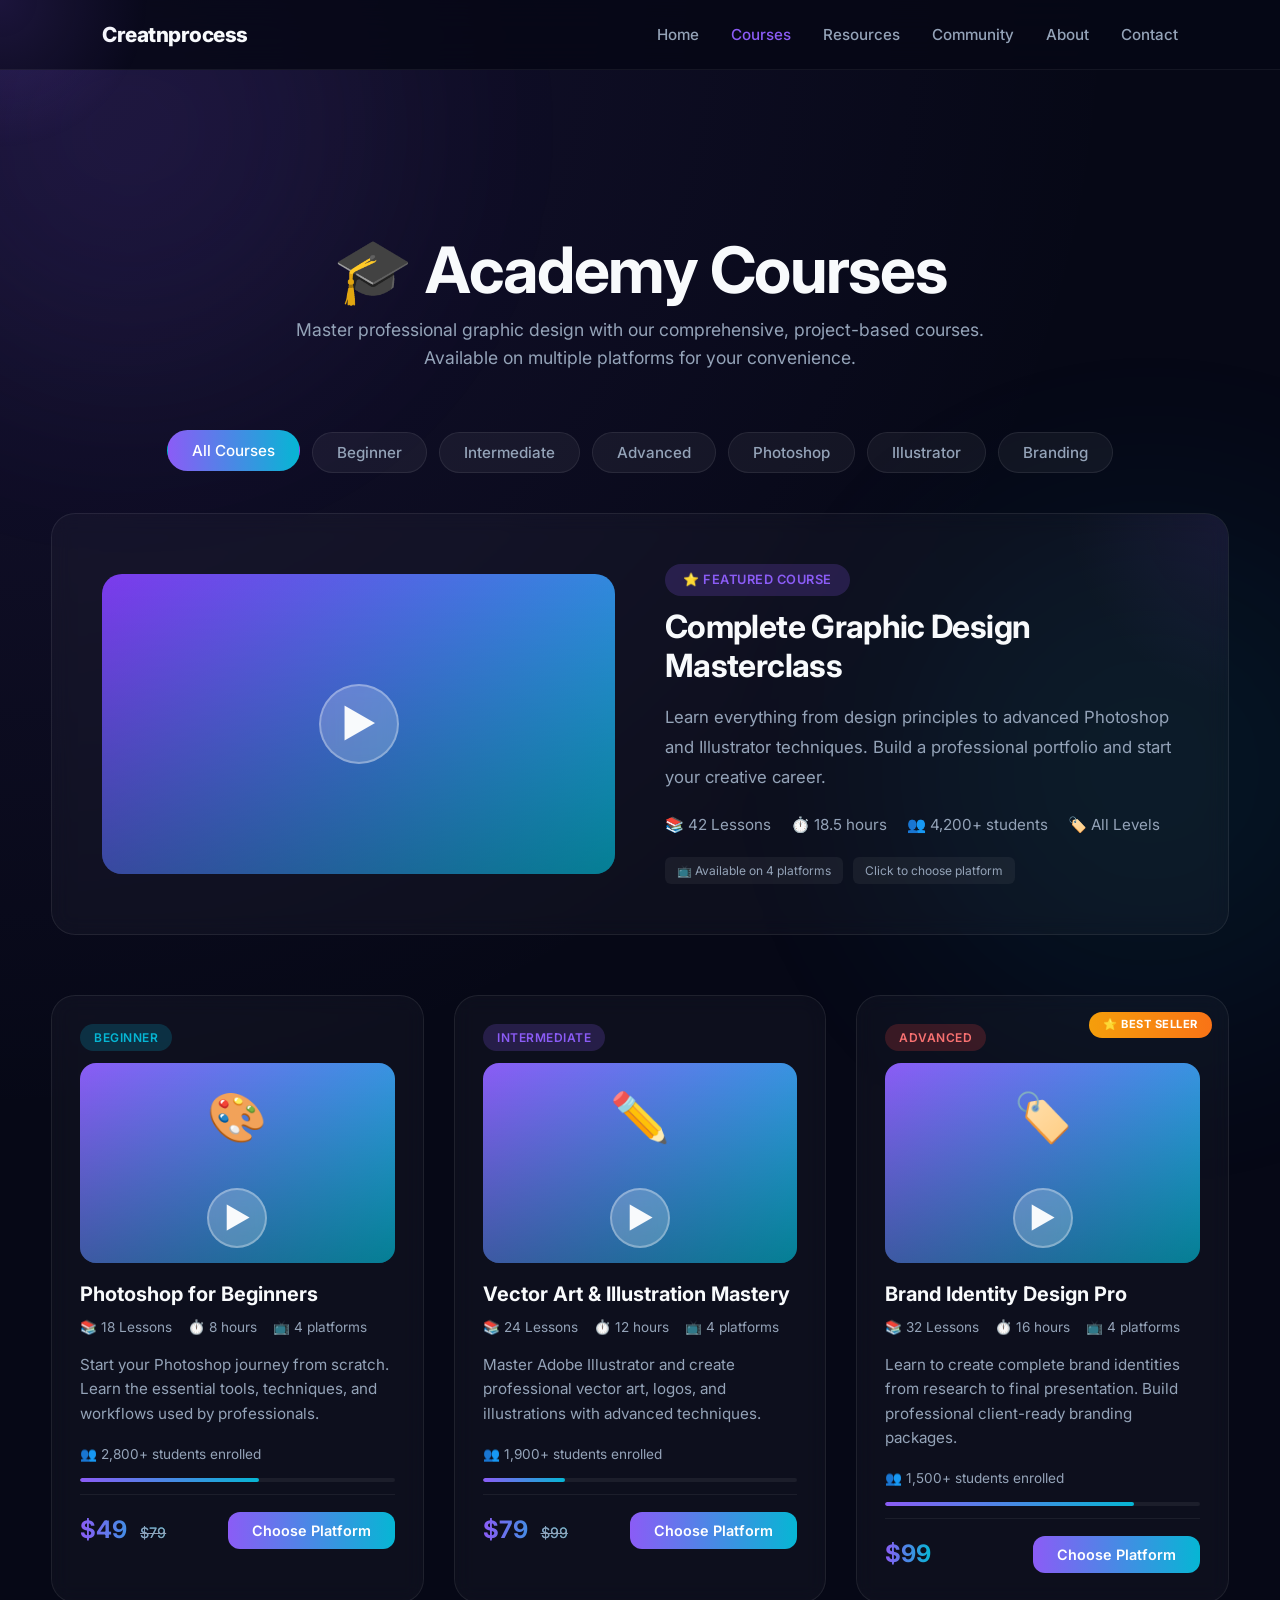
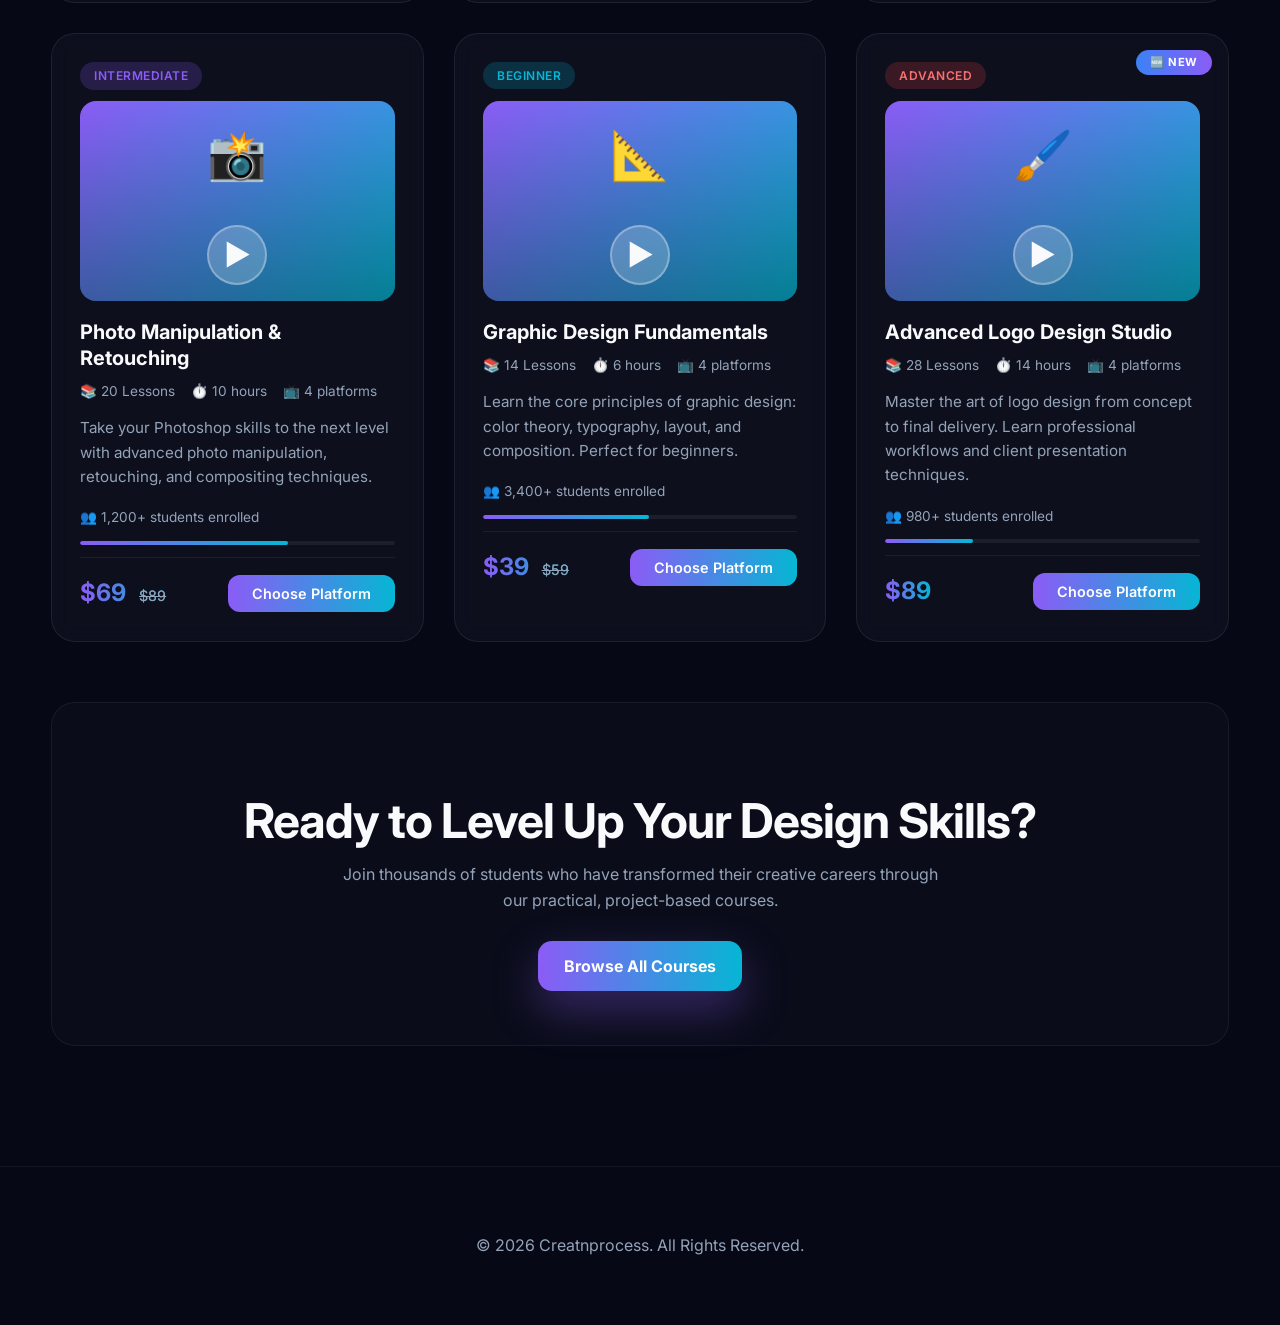
<file: courses.html>
<!DOCTYPE html>
<html lang="en">
<head>
    <meta charset="UTF-8">
    <meta name="viewport" content="width=device-width, initial-scale=1.0">
    <title>Courses | Creatnprocess Academy</title>
    <link href="https://fonts.googleapis.com/css2?family=Inter:wght@300;400;500;600;700;800&display=swap" rel="stylesheet">
    <link rel="stylesheet" href="style.css">
    <style>
        .courses-header {
            text-align: center;
            padding: 60px 0 20px;
        }
        .courses-header h1 {
            font-size: clamp(2.5rem, 5vw, 4rem);
            margin-bottom: 10px;
        }
        .courses-header p {
            color: var(--muted);
            font-size: 1.1rem;
            max-width: 700px;
            margin: 0 auto;
        }

        .course-filters {
            display: flex;
            flex-wrap: wrap;
            justify-content: center;
            gap: 12px;
            margin: 40px 0 30px;
        }
        .course-filters button {
            padding: 10px 24px;
            border-radius: 999px;
            background: rgba(255, 255, 255, 0.05);
            border: 1px solid rgba(255, 255, 255, 0.08);
            color: var(--muted);
            cursor: pointer;
            font-weight: 500;
            transition: all 0.3s ease;
            font-size: 0.95rem;
            font-family: inherit;
        }
        .course-filters button:hover,
        .course-filters button.active {
            background: linear-gradient(90deg, var(--a), var(--b));
            color: white;
            border-color: transparent;
            transform: translateY(-2px);
        }

        .courses-grid {
            display: grid;
            grid-template-columns: repeat(auto-fit, minmax(340px, 1fr));
            gap: 30px;
            margin-top: 20px;
        }

        .course-card {
            background: rgba(255, 255, 255, 0.03);
            border: 1px solid rgba(255, 255, 255, 0.08);
            border-radius: 24px;
            padding: 28px;
            backdrop-filter: blur(10px);
            transition: all 0.4s cubic-bezier(0.175, 0.885, 0.32, 1.275);
            position: relative;
            overflow: hidden;
            cursor: pointer;
        }
        .course-card:hover {
            transform: translateY(-8px);
            border-color: rgba(139, 92, 246, 0.4);
            box-shadow: 0 25px 50px rgba(0, 0, 0, 0.4);
        }

        .course-card .course-badge {
            display: inline-block;
            padding: 4px 14px;
            border-radius: 999px;
            font-size: 0.75rem;
            font-weight: 600;
            text-transform: uppercase;
            letter-spacing: 0.5px;
            margin-bottom: 12px;
        }
        .course-badge.beginner {
            background: rgba(6, 182, 212, 0.2);
            color: var(--b);
        }
        .course-badge.intermediate {
            background: rgba(139, 92, 246, 0.2);
            color: var(--a);
        }
        .course-badge.advanced {
            background: rgba(239, 68, 68, 0.2);
            color: #f87171;
        }

        .course-card .course-thumb {
            height: 200px;
            border-radius: 16px;
            background: linear-gradient(135deg, var(--a), var(--b));
            display: grid;
            place-items: center;
            font-weight: 700;
            font-size: 1.1rem;
            margin-bottom: 18px;
            position: relative;
            overflow: hidden;
            cursor: pointer;
        }
        .course-card .course-thumb::after {
            content: "";
            position: absolute;
            inset: 0;
            background: linear-gradient(180deg, transparent, rgba(0, 0, 0, 0.3));
            transition: background 0.3s;
        }
        .course-card .course-thumb:hover::after {
            background: linear-gradient(180deg, transparent, rgba(0, 0, 0, 0.5));
        }
        .course-card .course-thumb .play-icon {
            position: relative;
            z-index: 1;
            width: 60px;
            height: 60px;
            border-radius: 50%;
            background: rgba(255, 255, 255, 0.2);
            backdrop-filter: blur(8px);
            display: grid;
            place-items: center;
            font-size: 1.8rem;
            border: 2px solid rgba(255, 255, 255, 0.3);
            transition: transform 0.3s, background 0.3s;
        }
        .course-card .course-thumb:hover .play-icon {
            transform: scale(1.1);
            background: rgba(255, 255, 255, 0.3);
        }

        .course-card h3 {
            font-size: 1.25rem;
            margin: 0 0 8px;
            line-height: 1.3;
        }
        .course-card .course-meta {
            display: flex;
            gap: 16px;
            color: var(--muted);
            font-size: 0.85rem;
            margin: 10px 0 14px;
            flex-wrap: wrap;
        }
        .course-card .course-meta span {
            display: flex;
            align-items: center;
            gap: 4px;
        }
        .course-card p {
            color: var(--muted);
            line-height: 1.6;
            font-size: 0.95rem;
            margin: 0 0 18px;
        }
        .course-card .course-footer {
            display: flex;
            justify-content: space-between;
            align-items: center;
            padding-top: 16px;
            border-top: 1px solid rgba(255, 255, 255, 0.06);
            flex-wrap: wrap;
            gap: 12px;
        }
        .course-card .course-price {
            font-size: 1.5rem;
            font-weight: 700;
            background: linear-gradient(90deg, var(--a), var(--b));
            -webkit-background-clip: text;
            -webkit-text-fill-color: transparent;
            background-clip: text;
        }
        .course-card .course-price .old {
            font-size: 0.9rem;
            text-decoration: line-through;
            color: var(--muted);
            -webkit-text-fill-color: var(--muted);
            margin-left: 8px;
            font-weight: 400;
        }
        .course-card .btn-small {
            padding: 10px 24px;
            border-radius: 12px;
            background: linear-gradient(90deg, var(--a), var(--b));
            color: white;
            text-decoration: none;
            font-weight: 600;
            font-size: 0.9rem;
            transition: transform 0.2s, box-shadow 0.2s;
            border: none;
            cursor: pointer;
            font-family: inherit;
        }
        .course-card .btn-small:hover {
            transform: translateY(-2px);
            box-shadow: 0 10px 30px rgba(139, 92, 246, 0.3);
        }

        .course-card .featured-tag {
            position: absolute;
            top: 16px;
            right: 16px;
            background: linear-gradient(90deg, #f59e0b, #f97316);
            color: white;
            padding: 4px 14px;
            border-radius: 999px;
            font-size: 0.7rem;
            font-weight: 700;
            text-transform: uppercase;
            letter-spacing: 0.5px;
            z-index: 2;
        }
        .course-card .featured-tag.new {
            background: linear-gradient(90deg, #3b82f6, #8b5cf6);
        }

        .course-card .progress-bar {
            width: 100%;
            height: 4px;
            background: rgba(255, 255, 255, 0.06);
            border-radius: 4px;
            margin: 12px 0;
            overflow: hidden;
        }
        .course-card .progress-bar .fill {
            height: 100%;
            border-radius: 4px;
            background: linear-gradient(90deg, var(--a), var(--b));
            transition: width 0.6s ease;
        }

        .course-card .students-enrolled {
            color: var(--muted);
            font-size: 0.85rem;
            display: flex;
            align-items: center;
            gap: 6px;
        }

        /* ===== PLATFORM MODAL ===== */
        .platform-modal {
            position: fixed;
            inset: 0;
            background: rgba(6, 8, 22, 0.92);
            backdrop-filter: blur(20px);
            display: none;
            place-items: center;
            z-index: 10000;
            padding: 20px;
            animation: modalFadeIn 0.3s ease;
        }
        .platform-modal.show {
            display: grid;
        }
        @keyframes modalFadeIn {
            from { opacity: 0; transform: scale(0.95); }
            to { opacity: 1; transform: scale(1); }
        }

        .platform-modal-content {
            background: rgba(255, 255, 255, 0.05);
            border: 1px solid rgba(255, 255, 255, 0.08);
            border-radius: 32px;
            padding: 50px;
            max-width: 600px;
            width: 100%;
            position: relative;
            max-height: 90vh;
            overflow-y: auto;
        }
        .platform-modal-content .modal-close {
            position: absolute;
            top: 20px;
            right: 20px;
            background: rgba(255, 255, 255, 0.05);
            border: 1px solid rgba(255, 255, 255, 0.08);
            border-radius: 50%;
            width: 44px;
            height: 44px;
            display: grid;
            place-items: center;
            font-size: 1.2rem;
            color: var(--muted);
            cursor: pointer;
            transition: all 0.3s;
            font-family: inherit;
        }
        .platform-modal-content .modal-close:hover {
            background: rgba(255, 255, 255, 0.1);
            color: var(--text);
            transform: rotate(90deg);
        }

        .platform-modal-content .modal-course-icon {
            font-size: 3rem;
            margin-bottom: 8px;
        }
        .platform-modal-content .modal-course-title {
            font-size: 1.5rem;
            font-weight: 700;
            margin: 0 0 4px;
        }
        .platform-modal-content .modal-course-subtitle {
            color: var(--muted);
            font-size: 0.95rem;
            margin-bottom: 20px;
        }

        .platform-options {
            display: grid;
            gap: 12px;
            margin-top: 16px;
        }
        .platform-option {
            display: flex;
            align-items: center;
            justify-content: space-between;
            padding: 16px 20px;
            background: rgba(255, 255, 255, 0.03);
            border: 1px solid rgba(255, 255, 255, 0.06);
            border-radius: 16px;
            transition: all 0.3s ease;
            cursor: pointer;
            text-decoration: none;
            color: var(--text);
        }
        .platform-option:hover {
            background: rgba(255, 255, 255, 0.06);
            border-color: rgba(139, 92, 246, 0.3);
            transform: translateX(4px);
        }
        .platform-option .platform-info {
            display: flex;
            align-items: center;
            gap: 14px;
        }
        .platform-option .platform-icon {
            font-size: 1.8rem;
            width: 40px;
            text-align: center;
        }
        .platform-option .platform-name {
            font-weight: 600;
            font-size: 1rem;
        }
        .platform-option .platform-desc {
            font-size: 0.8rem;
            color: var(--muted);
        }
        .platform-option .platform-arrow {
            color: var(--muted);
            transition: transform 0.3s;
        }
        .platform-option:hover .platform-arrow {
            transform: translateX(4px);
            color: var(--a);
        }

        .platform-option .platform-badge {
            padding: 2px 12px;
            border-radius: 999px;
            font-size: 0.6rem;
            font-weight: 600;
            text-transform: uppercase;
            letter-spacing: 0.5px;
        }
        .platform-badge.free {
            background: rgba(34, 197, 94, 0.2);
            color: #4ade80;
        }
        .platform-badge.premium {
            background: rgba(251, 191, 36, 0.2);
            color: #fbbf24;
        }
        .platform-badge.subscription {
            background: rgba(139, 92, 246, 0.2);
            color: var(--a);
        }

        .modal-platform-label {
            color: var(--muted);
            font-size: 0.85rem;
            font-weight: 500;
            margin: 16px 0 8px;
        }

        /* Featured Course Section */
        .featured-course {
            background: rgba(255, 255, 255, 0.03);
            border: 1px solid rgba(255, 255, 255, 0.08);
            border-radius: 24px;
            padding: 50px;
            margin: 40px 0 60px;
            display: grid;
            grid-template-columns: 1fr 1fr;
            gap: 50px;
            align-items: center;
            backdrop-filter: blur(10px);
            position: relative;
            overflow: hidden;
            cursor: pointer;
            transition: all 0.4s cubic-bezier(0.175, 0.885, 0.32, 1.275);
        }
        .featured-course:hover {
            border-color: rgba(139, 92, 246, 0.4);
            transform: translateY(-4px);
            box-shadow: 0 20px 50px rgba(0, 0, 0, 0.4);
        }
        .featured-course::before {
            content: "";
            position: absolute;
            top: -50%;
            right: -20%;
            width: 400px;
            height: 400px;
            background: radial-gradient(circle, rgba(139, 92, 246, 0.1), transparent 70%);
            border-radius: 50%;
            pointer-events: none;
        }
        .featured-course .featured-thumb {
            height: 300px;
            border-radius: 20px;
            background: linear-gradient(135deg, #7c3aed, #06b6d4);
            display: grid;
            place-items: center;
            font-weight: 700;
            font-size: 1.5rem;
            position: relative;
            overflow: hidden;
        }
        .featured-course .featured-thumb::after {
            content: "";
            position: absolute;
            inset: 0;
            background: linear-gradient(180deg, transparent, rgba(0, 0, 0, 0.3));
        }
        .featured-course .featured-thumb .play-icon {
            position: relative;
            z-index: 1;
            width: 80px;
            height: 80px;
            border-radius: 50%;
            background: rgba(255, 255, 255, 0.2);
            backdrop-filter: blur(8px);
            display: grid;
            place-items: center;
            font-size: 2.4rem;
            border: 2px solid rgba(255, 255, 255, 0.3);
            transition: transform 0.3s, background 0.3s;
        }
        .featured-course .featured-thumb:hover .play-icon {
            transform: scale(1.1);
            background: rgba(255, 255, 255, 0.3);
        }
        .featured-course .featured-info .badge {
            display: inline-block;
            padding: 6px 18px;
            border-radius: 999px;
            background: rgba(139, 92, 246, 0.2);
            color: var(--a);
            font-size: 0.8rem;
            font-weight: 600;
            margin-bottom: 12px;
            text-transform: uppercase;
            letter-spacing: 0.5px;
        }
        .featured-course .featured-info h2 {
            font-size: 2rem;
            margin: 0 0 12px;
        }
        .featured-course .featured-info p {
            color: var(--muted);
            line-height: 1.8;
            font-size: 1.05rem;
            margin-bottom: 20px;
        }
        .featured-course .featured-info .featured-meta {
            display: flex;
            flex-wrap: wrap;
            gap: 20px;
            color: var(--muted);
            font-size: 0.95rem;
            margin-bottom: 20px;
        }
        .featured-course .featured-info .featured-meta span {
            display: flex;
            align-items: center;
            gap: 6px;
        }

        .no-results {
            text-align: center;
            padding: 60px 20px;
            color: var(--muted);
            display: none;
        }
        .no-results.show {
            display: block;
        }
        .no-results h3 {
            font-size: 1.5rem;
            margin-bottom: 10px;
            color: var(--text);
        }

        @media (max-width: 900px) {
            .featured-course {
                grid-template-columns: 1fr;
                padding: 30px;
            }
            .featured-course .featured-thumb {
                height: 220px;
            }
            .courses-grid {
                grid-template-columns: 1fr;
            }
            .platform-modal-content {
                padding: 30px 24px;
            }
        }
        @media (max-width: 768px) {
            .course-filters button {
                padding: 8px 16px;
                font-size: 0.85rem;
            }
            .course-card .course-footer {
                flex-direction: column;
                gap: 12px;
                align-items: stretch;
            }
            .course-card .btn-small {
                text-align: center;
            }
            .platform-option {
                flex-wrap: wrap;
                gap: 8px;
            }
            .platform-modal-content .modal-close {
                top: 12px;
                right: 12px;
                width: 36px;
                height: 36px;
                font-size: 1rem;
            }
        }
    </style>
</head>
<body>

    <div class="cursor-glow"></div>

    <!-- ===== PLATFORM MODAL ===== -->
    <div class="platform-modal" id="platformModal">
        <div class="platform-modal-content">
            <button class="modal-close" onclick="closePlatformModal()">✕</button>
            <div class="modal-course-icon" id="modalIcon">🎓</div>
            <h3 class="modal-course-title" id="modalTitle">Course Title</h3>
            <p class="modal-course-subtitle" id="modalSubtitle">Course description goes here</p>
            
            <div class="modal-platform-label">📺 Available on these platforms:</div>
            <div class="platform-options" id="platformOptions">
                <!-- Dynamically populated -->
            </div>
            
            <div style="margin-top: 20px; padding-top: 16px; border-top: 1px solid rgba(255,255,255,0.06);">
                <p style="color: var(--muted); font-size: 0.8rem; margin: 0; text-align: center;">
                    💡 Click on any platform to watch the course
                </p>
            </div>
        </div>
    </div>

    <!-- ===== NAVIGATION ===== -->
    <nav id="nav">
        <div class="brand">Creatnprocess</div>
        <div class="nav-links">
            <a href="index.html">Home</a>
            <a href="courses.html" style="color:var(--a);">Courses</a>
            <a href="assets.html">Resources</a>
            <a href="community.html">Community</a>
            <a href="founder.html">About</a>
            <a href="index.html#contact">Contact</a>
        </div>
    </nav>

    <section class="section">
        <div class="courses-header reveal">
            <h1>🎓 Academy Courses</h1>
            <p>Master professional graphic design with our comprehensive, project-based courses. Available on multiple platforms for your convenience.</p>
        </div>

        <!-- Course Filters -->
        <div class="course-filters reveal">
            <button class="active" data-filter="all">All Courses</button>
            <button data-filter="beginner">Beginner</button>
            <button data-filter="intermediate">Intermediate</button>
            <button data-filter="advanced">Advanced</button>
            <button data-filter="photoshop">Photoshop</button>
            <button data-filter="illustrator">Illustrator</button>
            <button data-filter="branding">Branding</button>
        </div>

        <!-- No Results -->
        <div class="no-results" id="noResults">
            <h3>🔍 No courses found</h3>
            <p>Try adjusting your filters to find what you're looking for.</p>
        </div>

        <!-- Featured Course -->
        <div class="featured-course reveal" onclick="openCourseModal(0)">
            <div class="featured-thumb">
                <div class="play-icon">▶</div>
            </div>
            <div class="featured-info">
                <div class="badge">⭐ Featured Course</div>
                <h2>Complete Graphic Design Masterclass</h2>
                <p>Learn everything from design principles to advanced Photoshop and Illustrator techniques. Build a professional portfolio and start your creative career.</p>
                <div class="featured-meta">
                    <span>📚 42 Lessons</span>
                    <span>⏱️ 18.5 hours</span>
                    <span>👥 4,200+ students</span>
                    <span>🏷️ All Levels</span>
                </div>
                <div style="display:flex; flex-wrap:wrap; gap:10px; margin-top:8px;">
                    <span style="padding:4px 12px; border-radius:6px; background:rgba(255,255,255,0.05); font-size:0.75rem; color:var(--muted);">📺 Available on 4 platforms</span>
                    <span style="padding:4px 12px; border-radius:6px; background:rgba(255,255,255,0.05); font-size:0.75rem; color:var(--muted);">Click to choose platform</span>
                </div>
            </div>
        </div>

        <!-- Courses Grid -->
        <div class="courses-grid reveal" id="coursesGrid"></div>

        <!-- Call to Action -->
        <div style="text-align:center;margin-top:60px;padding:50px;background:rgba(255,255,255,0.02);border-radius:24px;border:1px solid rgba(255,255,255,0.06);">
            <h2 style="margin-bottom:12px;">Ready to Level Up Your Design Skills?</h2>
            <p style="color:var(--muted);max-width:600px;margin:0 auto 24px;">Join thousands of students who have transformed their creative careers through our practical, project-based courses.</p>
            <button class="btn primary" onclick="document.querySelector('.course-filters button[data-filter=\'all\']').click();" style="border:none;cursor:pointer;font-family:inherit;">Browse All Courses</button>
        </div>

    </section>

    <footer>
        <p>© 2026 Creatnprocess. All Rights Reserved.</p>
    </footer>

    <script src="script.js"></script>
    <script>
        // ============================================================
        // COURSE DATA WITH PLATFORM LINKS
        // ============================================================
        const courses = [{
            id: 1,
            title: "Photoshop for Beginners",
            level: "beginner",
            category: "photoshop",
            lessons: 18,
            duration: "8 hours",
            students: 2800,
            price: 49,
            oldPrice: 79,
            description: "Start your Photoshop journey from scratch. Learn the essential tools, techniques, and workflows used by professionals.",
            icon: "🎨",
            badge: "beginner",
            featured: false,
            bestSeller: false,
            new: false,
            platforms: {
                udemy: "https://www.udemy.com/course/photoshop-for-beginners/",
                skillshare: "https://www.skillshare.com/classes/Photoshop-for-Beginners/",
                alison: "https://alison.com/course/photoshop-for-beginners",
                thinkific: "https://creatnprocess.thinkific.com/courses/photoshop-beginners"
            }
        }, {
            id: 2,
            title: "Vector Art & Illustration Mastery",
            level: "intermediate",
            category: "illustrator",
            lessons: 24,
            duration: "12 hours",
            students: 1900,
            price: 79,
            oldPrice: 99,
            description: "Master Adobe Illustrator and create professional vector art, logos, and illustrations with advanced techniques.",
            icon: "✏️",
            badge: "intermediate",
            featured: false,
            bestSeller: false,
            new: false,
            platforms: {
                udemy: "https://www.udemy.com/course/vector-art-mastery/",
                skillshare: "https://www.skillshare.com/classes/Vector-Art-Mastery/",
                alison: "https://alison.com/course/vector-art-mastery",
                thinkific: "https://creatnprocess.thinkific.com/courses/vector-art"
            }
        }, {
            id: 3,
            title: "Brand Identity Design Pro",
            level: "advanced",
            category: "branding",
            lessons: 32,
            duration: "16 hours",
            students: 1500,
            price: 99,
            oldPrice: null,
            description: "Learn to create complete brand identities from research to final presentation. Build professional client-ready branding packages.",
            icon: "🏷️",
            badge: "advanced",
            featured: false,
            bestSeller: true,
            new: false,
            platforms: {
                udemy: "https://www.udemy.com/course/brand-identity-pro/",
                skillshare: "https://www.skillshare.com/classes/Brand-Identity-Pro/",
                alison: "https://alison.com/course/brand-identity-pro",
                thinkific: "https://creatnprocess.thinkific.com/courses/brand-identity"
            }
        }, {
            id: 4,
            title: "Photo Manipulation & Retouching",
            level: "intermediate",
            category: "photoshop",
            lessons: 20,
            duration: "10 hours",
            students: 1200,
            price: 69,
            oldPrice: 89,
            description: "Take your Photoshop skills to the next level with advanced photo manipulation, retouching, and compositing techniques.",
            icon: "📸",
            badge: "intermediate",
            featured: false,
            bestSeller: false,
            new: false,
            platforms: {
                udemy: "https://www.udemy.com/course/photo-manipulation/",
                skillshare: "https://www.skillshare.com/classes/Photo-Manipulation/",
                alison: "https://alison.com/course/photo-manipulation",
                thinkific: "https://creatnprocess.thinkific.com/courses/photo-manipulation"
            }
        }, {
            id: 5,
            title: "Graphic Design Fundamentals",
            level: "beginner",
            category: "branding",
            lessons: 14,
            duration: "6 hours",
            students: 3400,
            price: 39,
            oldPrice: 59,
            description: "Learn the core principles of graphic design: color theory, typography, layout, and composition. Perfect for beginners.",
            icon: "📐",
            badge: "beginner",
            featured: false,
            bestSeller: false,
            new: false,
            platforms: {
                udemy: "https://www.udemy.com/course/graphic-design-fundamentals/",
                skillshare: "https://www.skillshare.com/classes/Graphic-Design-Fundamentals/",
                alison: "https://alison.com/course/graphic-design-fundamentals",
                thinkific: "https://creatnprocess.thinkific.com/courses/design-fundamentals"
            }
        }, {
            id: 6,
            title: "Advanced Logo Design Studio",
            level: "advanced",
            category: "illustrator",
            lessons: 28,
            duration: "14 hours",
            students: 980,
            price: 89,
            oldPrice: null,
            description: "Master the art of logo design from concept to final delivery. Learn professional workflows and client presentation techniques.",
            icon: "🖌️",
            badge: "advanced",
            featured: false,
            bestSeller: false,
            new: true,
            platforms: {
                udemy: "https://www.udemy.com/course/advanced-logo-design/",
                skillshare: "https://www.skillshare.com/classes/Advanced-Logo-Design/",
                alison: "https://alison.com/course/advanced-logo-design",
                thinkific: "https://creatnprocess.thinkific.com/courses/logo-design-studio"
            }
        }];

        // ============================================================
        // PLATFORM CONFIGURATION
        // ============================================================
        const platformConfig = {
            udemy: {
                name: "Udemy",
                icon: "📘",
                color: "#a435f0",
                badge: "premium",
                badgeText: "Premium"
            },
            skillshare: {
                name: "Skillshare",
                icon: "📚",
                color: "#00ab84",
                badge: "subscription",
                badgeText: "Subscription"
            },
            alison: {
                name: "Alison",
                icon: "🎓",
                color: "#4caf50",
                badge: "free",
                badgeText: "Free"
            },
            thinkific: {
                name: "Thinkific",
                icon: "💡",
                color: "#f16120",
                badge: "premium",
                badgeText: "Premium"
            }
        };

        // ============================================================
        // MODAL FUNCTIONS
        // ============================================================
        function openCourseModal(index) {
            const course = courses[index];
            if (!course) return;

            const modal = document.getElementById('platformModal');
            document.getElementById('modalIcon').textContent = course.icon || '🎓';
            document.getElementById('modalTitle').textContent = course.title;
            document.getElementById('modalSubtitle').textContent = course.description;

            const optionsContainer = document.getElementById('platformOptions');
            optionsContainer.innerHTML = '';

            const platforms = course.platforms;
            let hasPlatforms = false;

            for (const [key, url] of Object.entries(platforms)) {
                if (url) {
                    hasPlatforms = true;
                    const config = platformConfig[key];
                    if (config) {
                        const div = document.createElement('a');
                        div.className = 'platform-option';
                        div.href = url;
                        div.target = '_blank';
                        div.innerHTML = `
                            <div class="platform-info">
                                <span class="platform-icon">${config.icon}</span>
                                <div>
                                    <div class="platform-name">${config.name}</div>
                                    <div class="platform-desc">Watch on ${config.name}</div>
                                </div>
                            </div>
                            <span class="platform-badge ${config.badge}">${config.badgeText}</span>
                        `;
                        optionsContainer.appendChild(div);
                    }
                }
            }

            if (!hasPlatforms) {
                optionsContainer.innerHTML = `
                    <div style="text-align:center;padding:30px;color:var(--muted);">
                        <p>⚠️ No platforms available for this course yet.</p>
                        <p style="font-size:0.85rem;">Check back soon!</p>
                    </div>
                `;
            }

            modal.classList.add('show');
            document.body.style.overflow = 'hidden';
        }

        function closePlatformModal() {
            document.getElementById('platformModal').classList.remove('show');
            document.body.style.overflow = '';
        }

        // Close modal on outside click
        document.getElementById('platformModal').addEventListener('click', function(e) {
            if (e.target === this) {
                closePlatformModal();
            }
        });

        // Close modal on ESC key
        document.addEventListener('keydown', function(e) {
            if (e.key === 'Escape') {
                closePlatformModal();
            }
        });

        // ============================================================
        // RENDER COURSES
        // ============================================================
        function renderCourses(filter = 'all') {
            const grid = document.getElementById('coursesGrid');
            const noResults = document.getElementById('noResults');
            
            let filteredCourses = courses;
            
            if (filter !== 'all') {
                filteredCourses = courses.filter(c => 
                    c.level === filter || 
                    c.category === filter
                );
            }
            
            if (filteredCourses.length === 0) {
                noResults.classList.add('show');
                grid.innerHTML = '';
                return;
            }
            
            noResults.classList.remove('show');
            
            grid.innerHTML = filteredCourses.map((course, index) => {
                const platformCount = Object.values(course.platforms).filter(p => p).length;
                const tags = [];
                if (course.bestSeller) tags.push(`<span class="featured-tag">⭐ Best Seller</span>`);
                if (course.new) tags.push(`<span class="featured-tag new">🆕 New</span>`);
                
                return `
                    <div class="course-card" data-level="${course.level}" data-category="${course.category}" onclick="openCourseModal(${index})">
                        ${tags.join('')}
                        <span class="course-badge ${course.badge}">${course.level}</span>
                        <div class="course-thumb">
                            <span style="font-size:3rem;position:relative;z-index:1;">${course.icon}</span>
                            <div class="play-icon">▶</div>
                        </div>
                        <h3>${course.title}</h3>
                        <div class="course-meta">
                            <span>📚 ${course.lessons} Lessons</span>
                            <span>⏱️ ${course.duration}</span>
                            <span>📺 ${platformCount} platforms</span>
                        </div>
                        <p>${course.description}</p>
                        <div class="students-enrolled">👥 ${course.students.toLocaleString()}+ students enrolled</div>
                        <div class="progress-bar"><div class="fill" data-progress="${Math.floor(Math.random() * 60) + 20}"></div></div>
                        <div class="course-footer">
                            <div class="course-price">
                                $${course.price}
                                ${course.oldPrice ? `<span class="old">$${course.oldPrice}</span>` : ''}
                            </div>
                            <button class="btn-small" onclick="event.stopPropagation(); openCourseModal(${index});">Choose Platform</button>
                        </div>
                    </div>
                `;
            }).join('');
            
            // Animate progress bars
            document.querySelectorAll('.course-card .progress-bar .fill').forEach(el => {
                const progress = parseInt(el.dataset.progress);
                setTimeout(() => {
                    el.style.width = progress + '%';
                }, 300);
            });
        }

        // ============================================================
        // FILTER SYSTEM
        // ============================================================
        document.addEventListener('DOMContentLoaded', function() {
            const filterButtons = document.querySelectorAll('.course-filters button');
            
            filterButtons.forEach(button => {
                button.addEventListener('click', function() {
                    filterButtons.forEach(btn => btn.classList.remove('active'));
                    this.classList.add('active');
                    
                    const filter = this.dataset.filter;
                    renderCourses(filter);
                });
            });
            
            // Initial render
            renderCourses('all');
        });

        console.log('🎓 Academy Courses loaded!');
        console.log(`📚 ${courses.length} courses available`);
        console.log('💡 Click on any course to choose your preferred platform');
    </script>
</body>
</html>
</file>
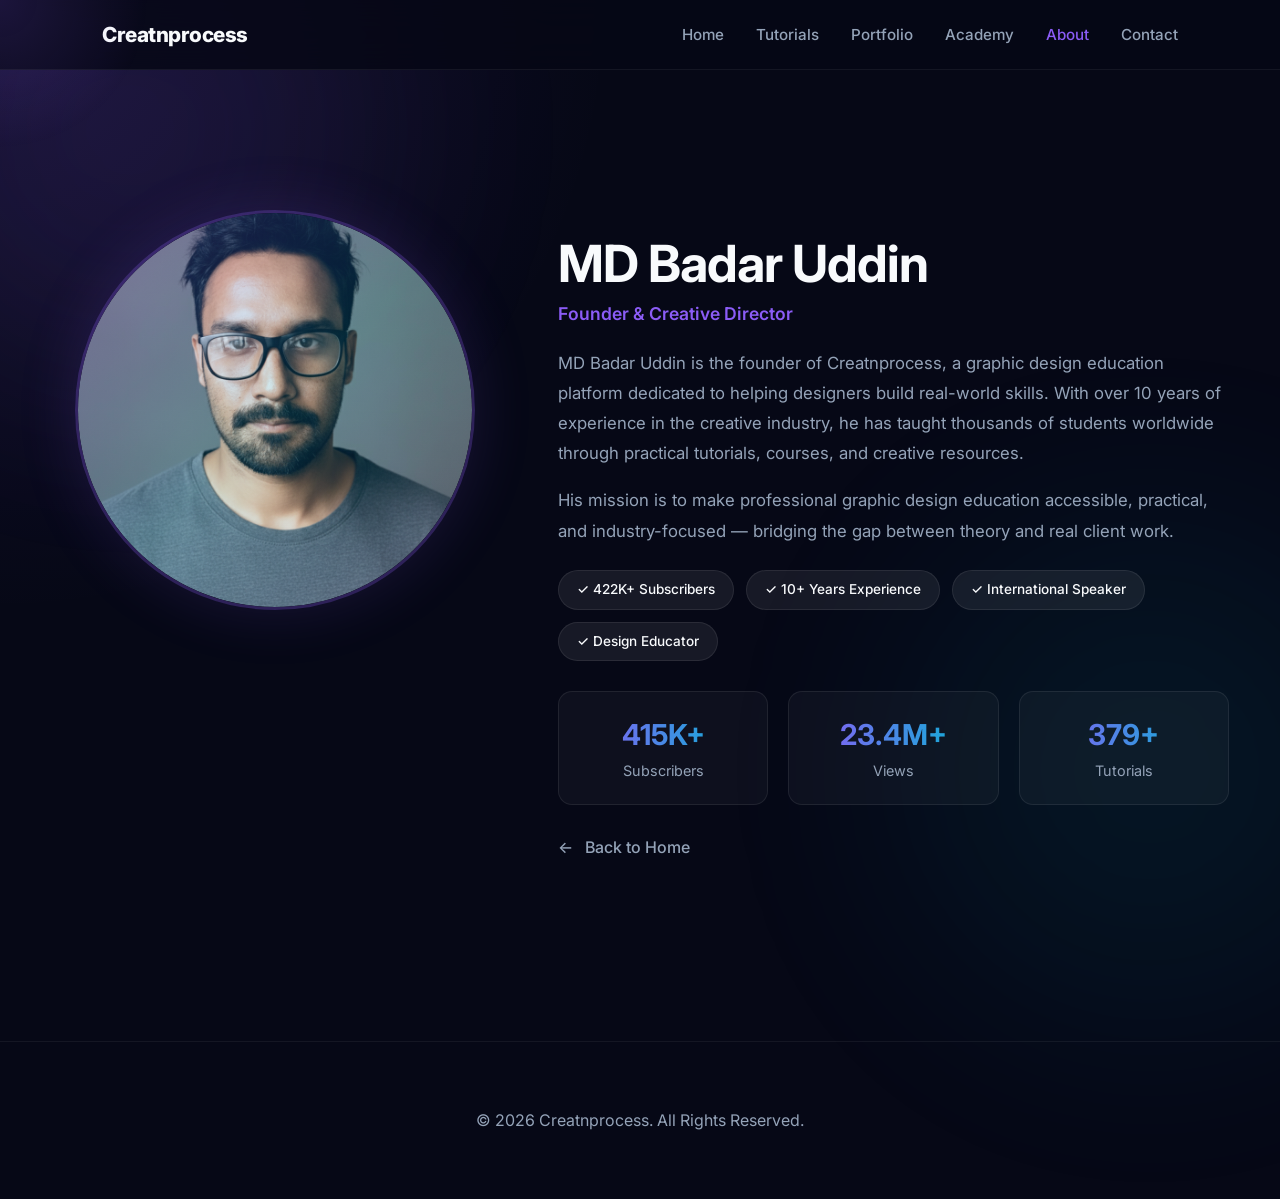
<file: founder.html>
<!DOCTYPE html>
<html lang="en">
<head>
    <meta charset="UTF-8">
    <meta name="viewport" content="width=device-width, initial-scale=1.0">
    <title>About the Founder | Creatnprocess</title>
    <link href="https://fonts.googleapis.com/css2?family=Inter:wght@300;400;500;600;700;800&display=swap" rel="stylesheet">
    <link rel="stylesheet" href="style.css">
    <style>
        .founder-section {
            display: grid;
            grid-template-columns: 1fr 1.5fr;
            gap: 60px;
            align-items: start;
            padding: 60px 0;
        }
        .founder-avatar {
            width: 100%;
            max-width: 400px;
            aspect-ratio: 1;
            border-radius: 50%;
            overflow: hidden;
            border: 3px solid rgba(139, 92, 246, 0.3);
            box-shadow: 0 0 60px rgba(139, 92, 246, 0.15);
            transition: all 0.4s ease;
            margin: 0 auto;
            position: relative;
        }
        .founder-avatar:hover {
            transform: scale(1.03);
            border-color: var(--a);
            box-shadow: 0 0 80px rgba(139, 92, 246, 0.25);
        }
        .founder-avatar img {
            width: 100%;
            height: 100%;
            border-radius: 50%;
            object-fit: cover;
            display: block;
        }

        /* ===== GRADIENT SHADE OVERLAY ===== */
        .founder-avatar::after {
            content: "";
            position: absolute;
            inset: 0;
            border-radius: 50%;
            background: linear-gradient(135deg, 
                rgba(139, 92, 246, 0.25) 0%, 
                rgba(6, 182, 212, 0.15) 50%,
                rgba(139, 92, 246, 0.05) 100%);
            pointer-events: none;
            z-index: 1;
            transition: all 0.4s ease;
        }
        .founder-avatar:hover::after {
            background: linear-gradient(135deg, 
                rgba(139, 92, 246, 0.35) 0%, 
                rgba(6, 182, 212, 0.25) 50%,
                rgba(139, 92, 246, 0.10) 100%);
        }

        .founder-info h1 {
            font-size: clamp(2.5rem, 4vw, 3.5rem);
            margin-bottom: 8px;
        }
        .founder-info .title {
            color: var(--a);
            font-size: 1.1rem;
            font-weight: 600;
            margin-bottom: 20px;
        }
        .founder-info p {
            color: var(--muted);
            line-height: 1.8;
            font-size: 1.05rem;
        }
        .founder-stats {
            display: grid;
            grid-template-columns: repeat(3, 1fr);
            gap: 20px;
            margin-top: 30px;
        }
        .founder-stats .stat-item {
            background: rgba(255, 255, 255, 0.035);
            border: 1px solid rgba(255, 255, 255, 0.08);
            border-radius: 14px;
            padding: 20px;
            text-align: center;
        }
        .founder-stats .stat-item h3 {
            font-size: 1.8rem;
            background: linear-gradient(90deg, var(--a), var(--b));
            -webkit-background-clip: text;
            -webkit-text-fill-color: transparent;
            background-clip: text;
            margin: 0;
        }
        .founder-stats .stat-item span {
            color: var(--muted);
            font-size: 0.9rem;
        }
        .founder-badges {
            display: flex;
            flex-wrap: wrap;
            gap: 12px;
            margin-top: 24px;
        }
        .founder-badges span {
            padding: 8px 18px;
            border-radius: 999px;
            background: rgba(255, 255, 255, 0.07);
            border: 1px solid rgba(255, 255, 255, 0.08);
            font-size: 0.85rem;
            font-weight: 500;
        }
        .back-link {
            display: inline-block;
            margin-top: 30px;
            color: var(--muted);
            text-decoration: none;
            font-weight: 500;
            transition: color 0.3s;
        }
        .back-link:hover {
            color: var(--text);
        }
        .back-link span {
            margin-right: 8px;
        }
        @media (max-width: 900px) {
            .founder-section {
                grid-template-columns: 1fr;
                text-align: center;
            }
            .founder-avatar {
                max-width: 280px;
            }
            .founder-stats {
                grid-template-columns: 1fr;
            }
            .founder-badges {
                justify-content: center;
            }
        }
    </style>
</head>
<body>

    <div class="cursor-glow"></div>

    <nav id="nav">
        <div class="brand">Creatnprocess</div>
        <div class="nav-links">
            <a href="index.html">Home</a>
            <a href="index.html#tutorials">Tutorials</a>
            <a href="index.html#showcase">Portfolio</a>
            <a href="index.html#academy">Academy</a>
            <a href="founder.html" style="color:var(--a);">About</a>
            <a href="index.html#contact">Contact</a>
        </div>
    </nav>

    <section class="section">
        <div class="founder-section reveal">
            <div class="founder-avatar">
                <img src="profile.png" alt="MD Badar Uddin">
            </div>
            <div class="founder-info">
                <h1>MD Badar Uddin</h1>
                <div class="title">Founder & Creative Director</div>
                <p>
                    MD Badar Uddin is the founder of Creatnprocess, a graphic design education platform dedicated to helping designers build real-world skills. With over 10 years of experience in the creative industry, he has taught thousands of students worldwide through practical tutorials, courses, and creative resources.
                </p>
                <p>
                    His mission is to make professional graphic design education accessible, practical, and industry-focused — bridging the gap between theory and real client work.
                </p>
                <div class="founder-badges">
                    <span>✓ 422K+ Subscribers</span>
                    <span>✓ 10+ Years Experience</span>
                    <span>✓ International Speaker</span>
                    <span>✓ Design Educator</span>
                </div>
                <div class="founder-stats">
                    <div class="stat-item">
                        <h3>422K+</h3>
                        <span>Subscribers</span>
                    </div>
                    <div class="stat-item">
                        <h3>23.8M+</h3>
                        <span>Views</span>
                    </div>
                    <div class="stat-item">
                        <h3>386+</h3>
                        <span>Tutorials</span>
                    </div>
                </div>
                <a href="index.html#about" class="back-link"><span>←</span> Back to Home</a>
            </div>
        </div>
    </section>

    <footer>
        <p>© 2026 Creatnprocess. All Rights Reserved.</p>
    </footer>

    <script src="script.js"></script>
</body>
</html>
</file>
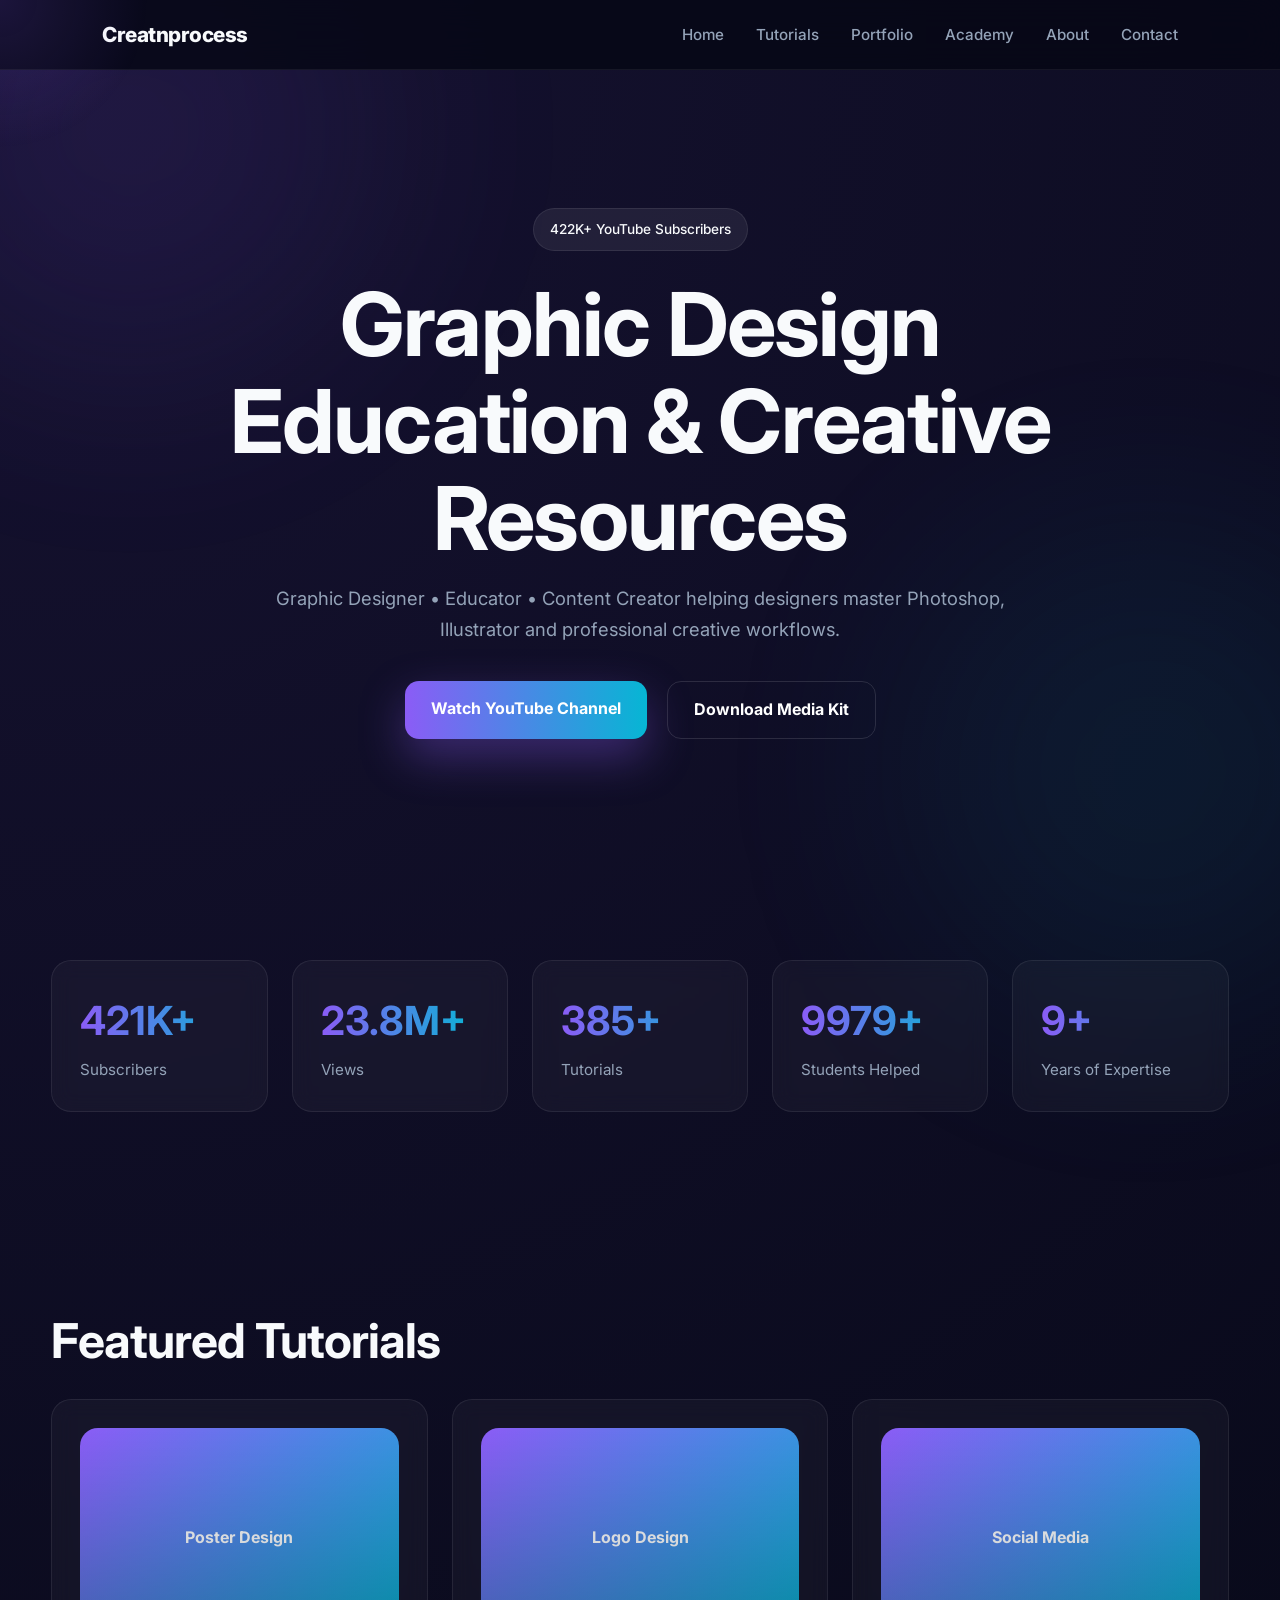
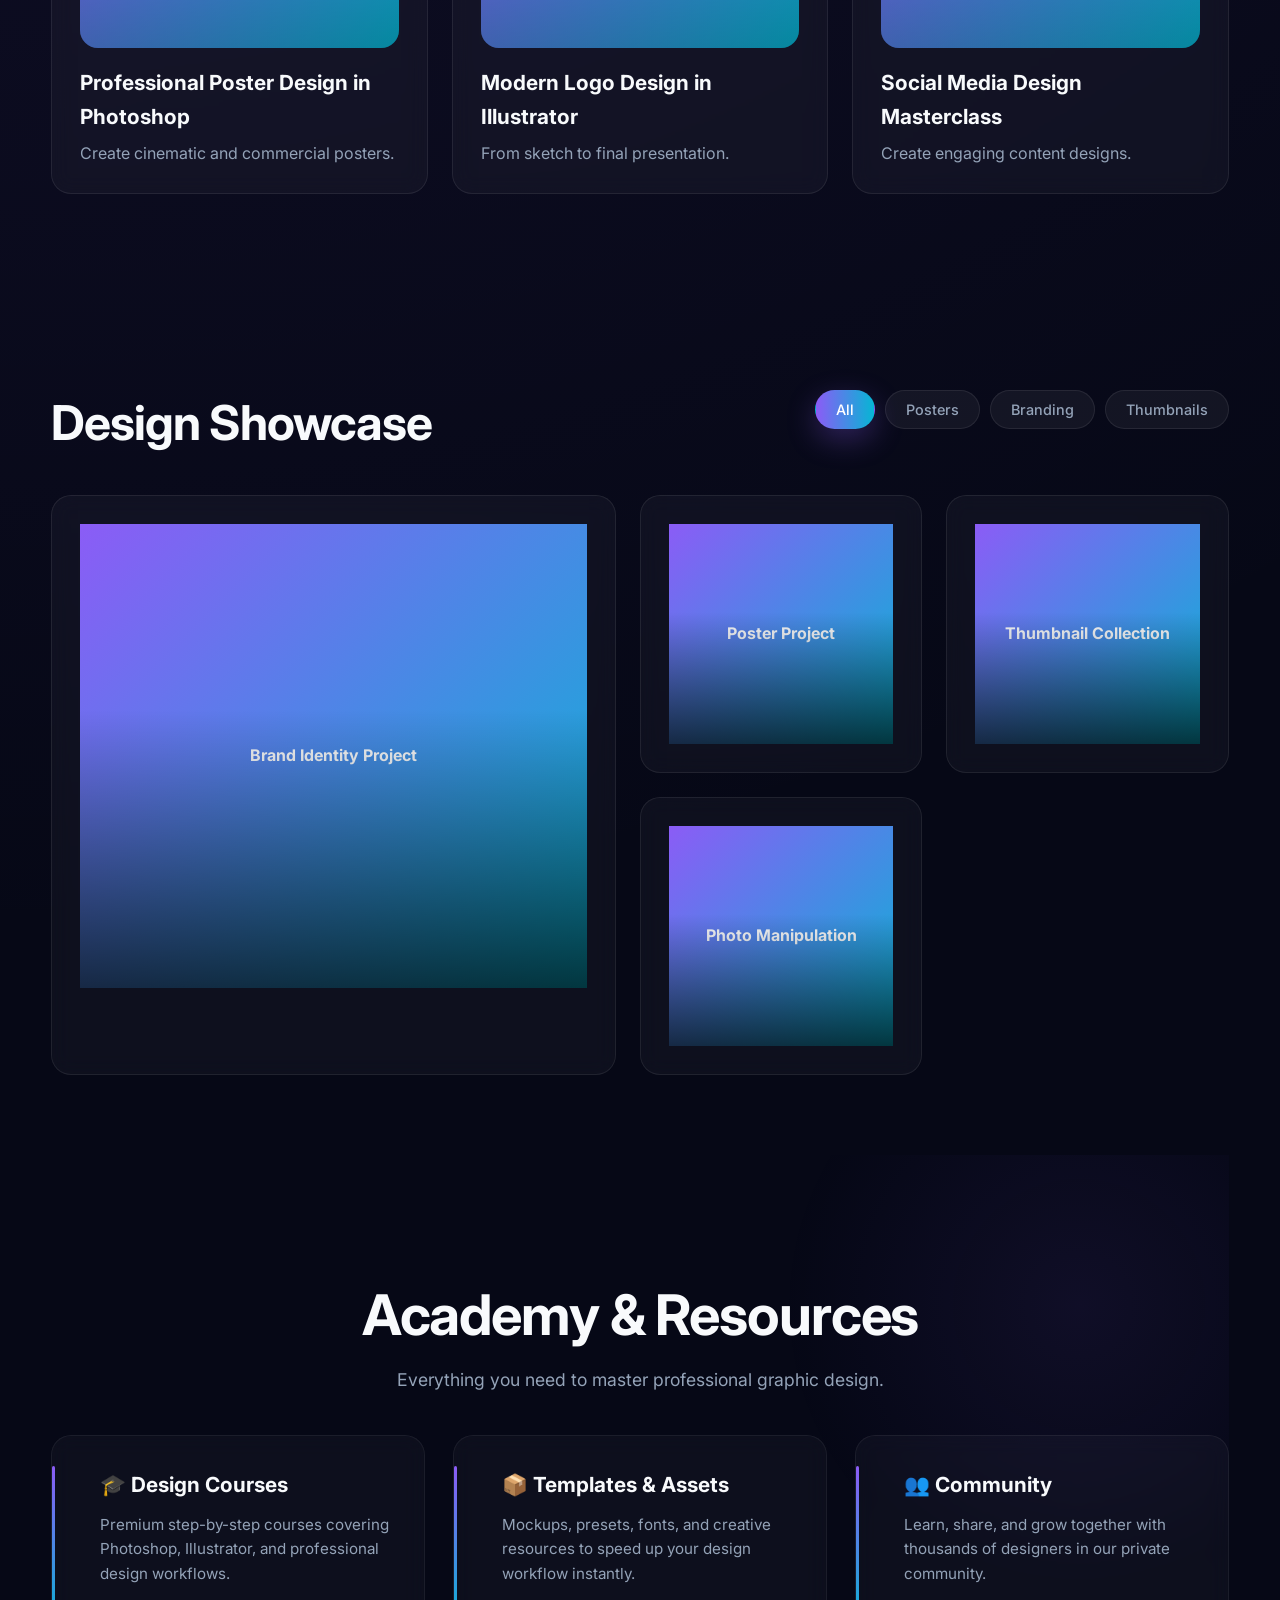
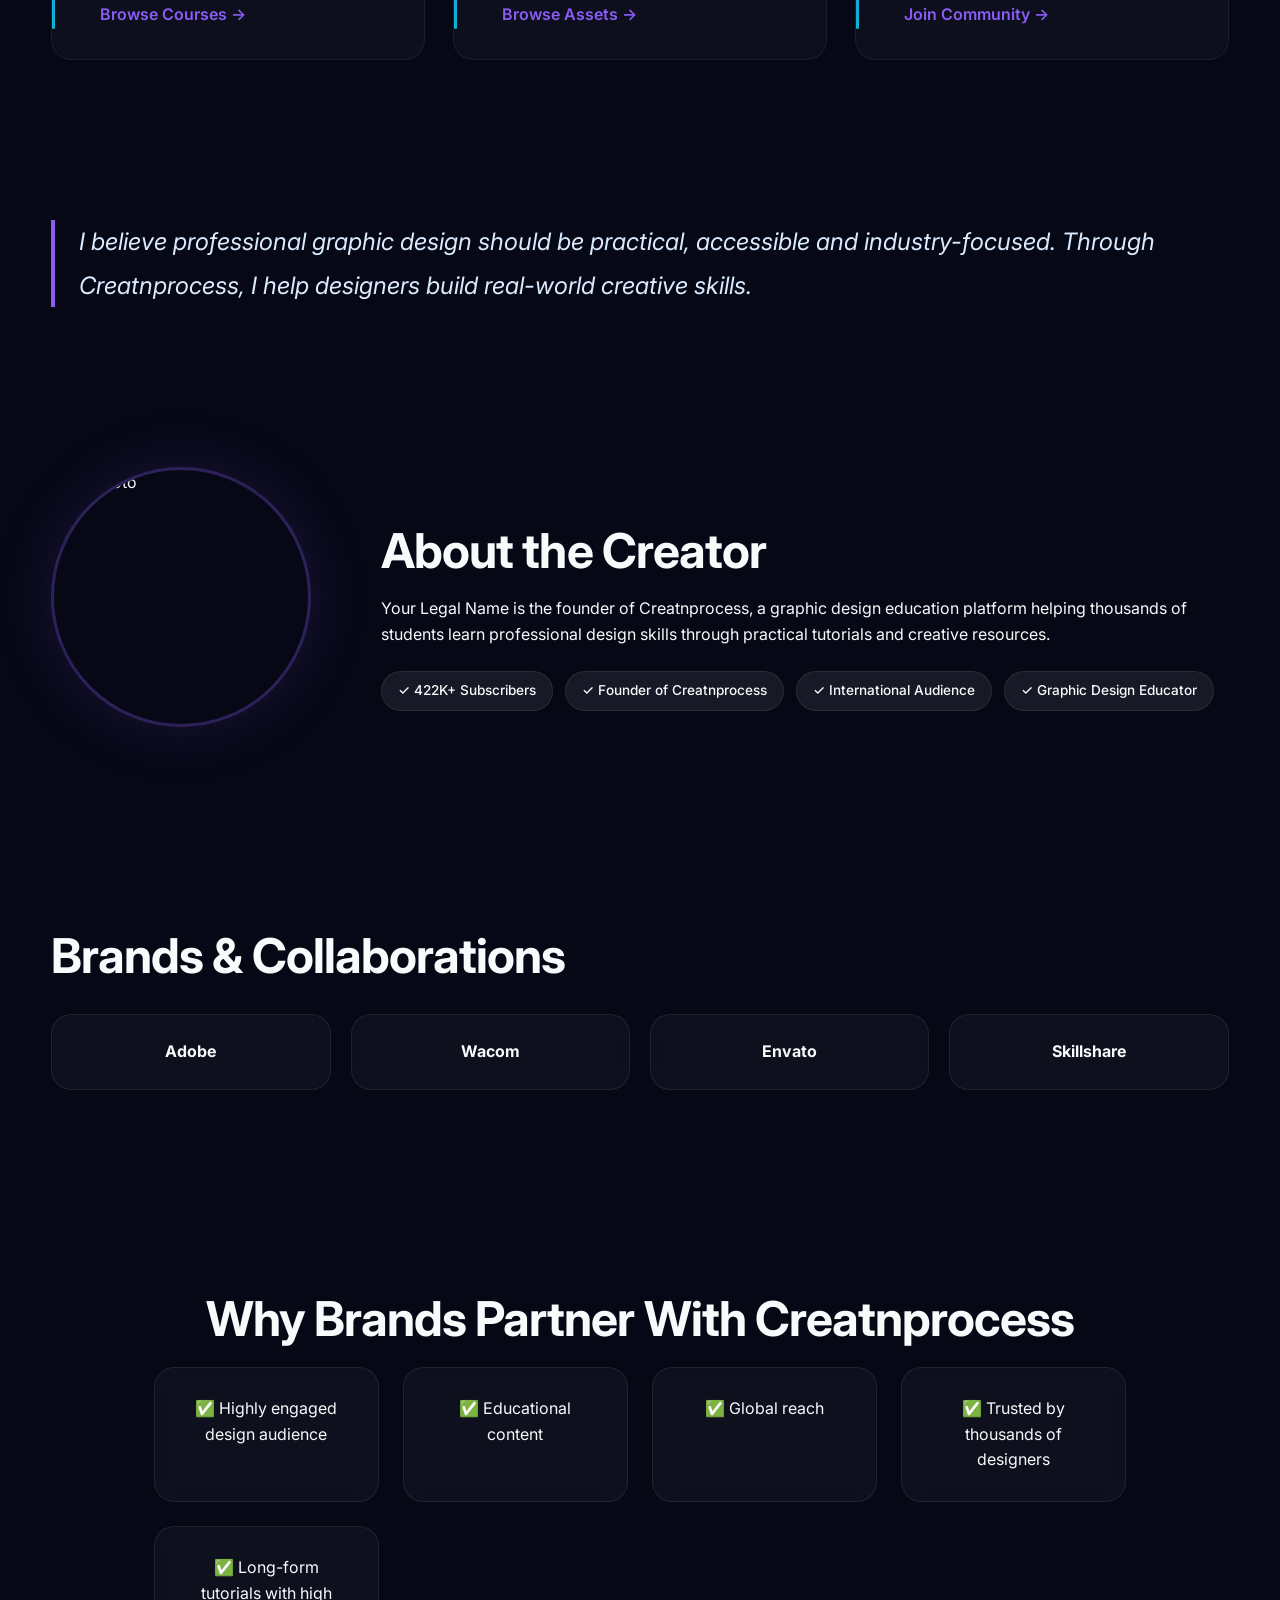
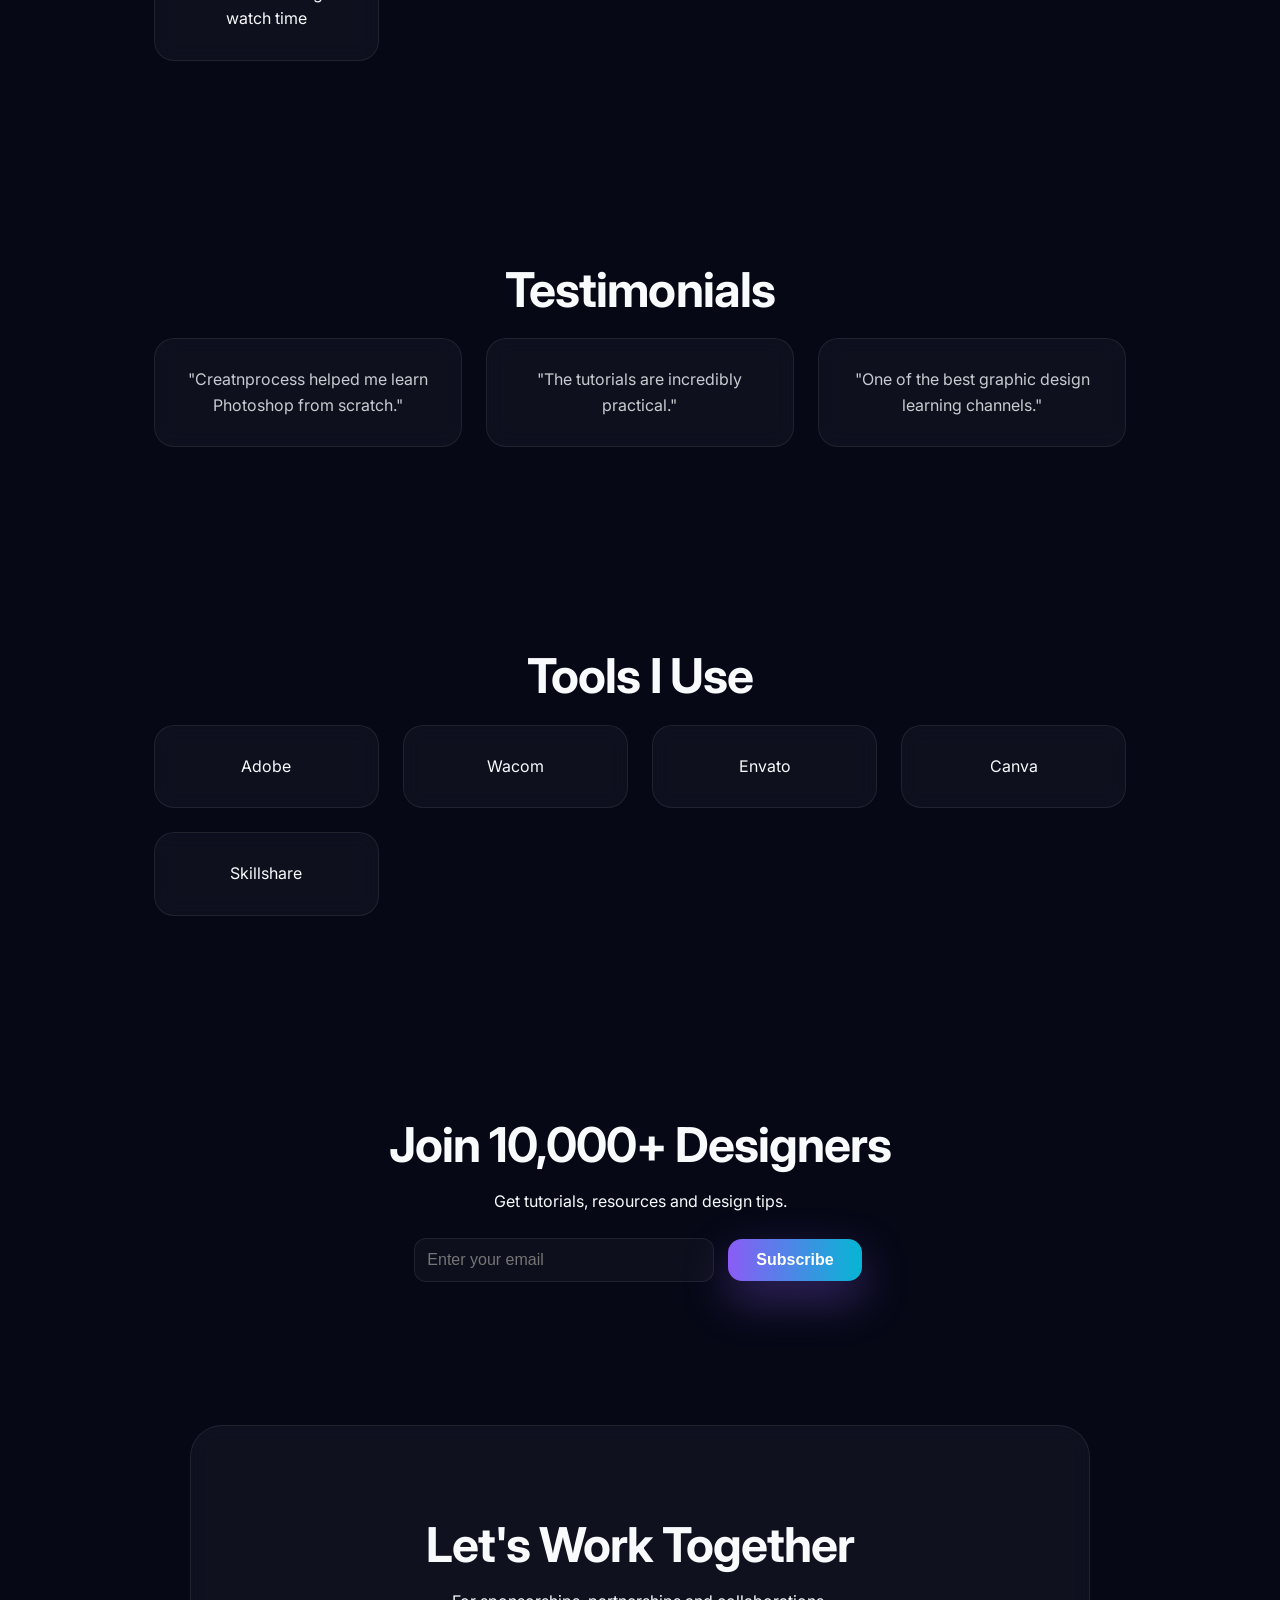
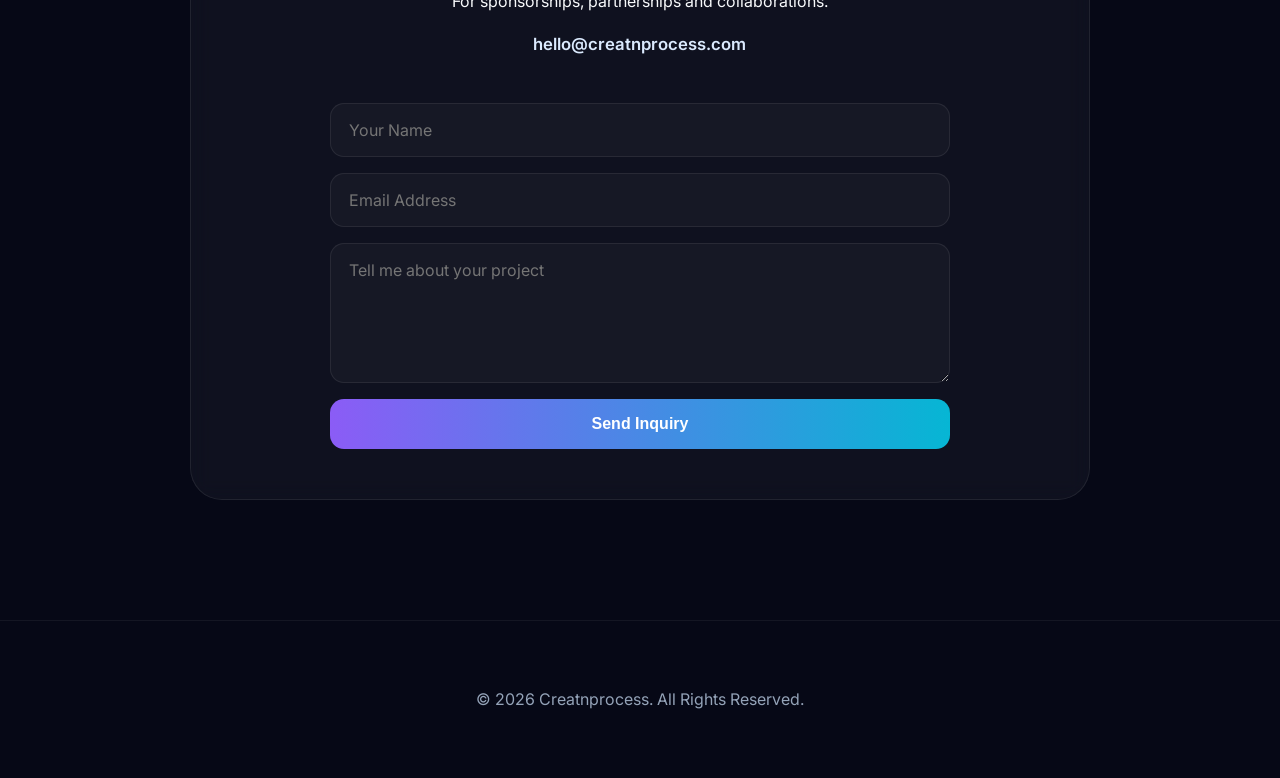
<file: index (1).html>
<!DOCTYPE html>
<html lang="en">
<head>
    <meta charset="UTF-8">
    <meta name="viewport" content="width=device-width, initial-scale=1.0">
    <title>Creatnprocess | Creative Studio & Academy</title>
    <link href="https://fonts.googleapis.com/css2?family=Inter:wght@300;400;500;600;700;800&display=swap" rel="stylesheet">
    <link rel="stylesheet" href="style.css">
</head>
<body>

    <!-- ===== CURSOR GLOW ===== -->
    <div class="cursor-glow"></div>

    <!-- ===== NAVIGATION ===== -->
    <nav id="nav">
        <div class="brand">Creatnprocess</div>
        <div class="nav-links">
            <a href="index.html">Home</a>
            <a href="#tutorials">Tutorials</a>
            <a href="#showcase">Portfolio</a>
            <a href="#academy">Academy</a>
            <a href="#about">About</a>
            <a href="#contact">Contact</a>
        </div>
    </nav>

    <!-- ===== HERO ===== -->
    <header id="home" class="hero">
        <div class="hero-content reveal">
            <span class="pill">422K+ YouTube Subscribers</span>
            <h1>Graphic Design Education &amp; Creative Resources</h1>
            <p>Graphic Designer • Educator • Content Creator helping designers master Photoshop, Illustrator and professional creative workflows.</p>
            <div class="hero-buttons">
                <a href="https://youtube.com/@creatnprocess" target="_blank" class="btn primary">Watch YouTube Channel</a>
                <a href="media-kit.pdf" class="btn secondary">Download Media Kit</a>
            </div>
        </div>
    </header>

    <!-- ===== STATS ===== -->
    <section class="stats reveal">
        <div class="stat"><h3>422K+</h3><span>Subscribers</span></div>
        <div class="stat"><h3>23.8M+</h3><span>Views</span></div>
        <div class="stat"><h3>386+</h3><span>Tutorials</span></div>
        <div class="stat"><h3>10,000+</h3><span>Students Helped</span></div>
        <div class="stat"><h3>10+</h3><span>Years of Expertise</span></div>
    </section>

    <!-- ===== TUTORIALS ===== -->
    <section id="tutorials" class="section reveal">
        <h2>Featured Tutorials</h2>
        <div class="cards">
            <div class="card">
                <div class="thumb">Poster Design</div>
                <h3>Professional Poster Design in Photoshop</h3>
                <p>Create cinematic and commercial posters.</p>
            </div>
            <div class="card">
                <div class="thumb">Logo Design</div>
                <h3>Modern Logo Design in Illustrator</h3>
                <p>From sketch to final presentation.</p>
            </div>
            <div class="card">
                <div class="thumb">Social Media</div>
                <h3>Social Media Design Masterclass</h3>
                <p>Create engaging content designs.</p>
            </div>
        </div>
    </section>

    <!-- ===== SHOWCASE ===== -->
    <section id="showcase" class="section reveal">
        <div class="heading-row">
            <h2>Design Showcase</h2>
            <div class="filters">
                <button class="active" data-filter="all">All</button>
                <button data-filter="posters">Posters</button>
                <button data-filter="branding">Branding</button>
                <button data-filter="thumbnails">Thumbnails</button>
            </div>
        </div>
        <div class="portfolio">
            <div class="project large" data-category="branding"><div class="image">Brand Identity Project</div></div>
            <div class="project" data-category="posters"><div class="image">Poster Project</div></div>
            <div class="project" data-category="thumbnails"><div class="image">Thumbnail Collection</div></div>
            <div class="project" data-category="posters"><div class="image">Photo Manipulation</div></div>
        </div>
    </section>

    <!-- ===== ACADEMY & RESOURCES ===== -->
    <section id="academy" class="section reveal" style="position:relative; overflow:hidden;">
        <div style="position:absolute; top:-150px; right:-150px; width:600px; height:600px; background:radial-gradient(circle, rgba(139,92,246,0.08), transparent 70%); border-radius:50%; pointer-events:none; z-index:0;"></div>
        <div style="position:relative; z-index:1;">
            <h2 style="text-align:center; font-size: clamp(2.5rem, 5vw, 3.5rem); margin-bottom: 10px;">Academy & Resources</h2>
            <p style="text-align:center; color: var(--muted); font-size: 1.1rem; margin-bottom: 40px;">Everything you need to master professional graphic design.</p>
            
            <div class="cards" style="grid-template-columns: repeat(auto-fit, minmax(260px, 1fr)); gap: 28px;">
                
                <!-- Card 1 - Design Courses -->
                <a href="courses.html" style="text-decoration:none;color:inherit;display:block;">
                    <div class="card" style="text-align:left; padding: 32px; background: rgba(255,255,255,0.03); border: 1px solid rgba(255,255,255,0.06); transition: all 0.4s cubic-bezier(0.175, 0.885, 0.32, 1.275); position:relative; cursor:pointer;">
                        <div style="position:absolute; left:0; top:30px; bottom:30px; width:3px; background:linear-gradient(180deg, var(--a), var(--b)); border-radius:4px;"></div>
                        <h3 style="margin:0 0 12px 0; font-size:1.3rem; padding-left:16px;">🎓 Design Courses</h3>
                        <p style="color: var(--muted); font-size:0.95rem; line-height:1.6; margin:0; padding-left:16px;">Premium step-by-step courses covering Photoshop, Illustrator, and professional design workflows.</p>
                        <span style="display:inline-block;margin-top:16px;padding-left:16px;color:var(--a);font-weight:600;">Browse Courses →</span>
                    </div>
                </a>

                <!-- Card 2 - Templates & Assets -->
                <a href="assets.html" style="text-decoration:none;color:inherit;display:block;">
                    <div class="card" style="text-align:left; padding: 32px; background: rgba(255,255,255,0.03); border: 1px solid rgba(255,255,255,0.06); transition: all 0.4s cubic-bezier(0.175, 0.885, 0.32, 1.275); position:relative; cursor:pointer;">
                        <div style="position:absolute; left:0; top:30px; bottom:30px; width:3px; background:linear-gradient(180deg, var(--a), var(--b)); border-radius:4px;"></div>
                        <h3 style="margin:0 0 12px 0; font-size:1.3rem; padding-left:16px;">📦 Templates & Assets</h3>
                        <p style="color: var(--muted); font-size:0.95rem; line-height:1.6; margin:0; padding-left:16px;">Mockups, presets, fonts, and creative resources to speed up your design workflow instantly.</p>
                        <span style="display:inline-block;margin-top:16px;padding-left:16px;color:var(--a);font-weight:600;">Browse Assets →</span>
                    </div>
                </a>

                <!-- Card 3 - Community -->
<a href="community.html" style="text-decoration:none;color:inherit;display:block;">
    <div class="card" style="text-align:left; padding: 32px; background: rgba(255,255,255,0.03); border: 1px solid rgba(255,255,255,0.06); transition: all 0.4s cubic-bezier(0.175, 0.885, 0.32, 1.275); position:relative; cursor:pointer;">
        <div style="position:absolute; left:0; top:30px; bottom:30px; width:3px; background:linear-gradient(180deg, var(--a), var(--b)); border-radius:4px;"></div>
        <h3 style="margin:0 0 12px 0; font-size:1.3rem; padding-left:16px;">👥 Community</h3>
        <p style="color: var(--muted); font-size:0.95rem; line-height:1.6; margin:0; padding-left:16px;">Learn, share, and grow together with thousands of designers in our private community.</p>
        <span style="display:inline-block;margin-top:16px;padding-left:16px;color:var(--a);font-weight:600;">Join Community →</span>
    </div>
</a>
                </div>

            </div>
        </div>
    </section>

    <!-- ===== QUOTE ===== -->
    <section class="section reveal quote">
        <blockquote>
            I believe professional graphic design should be practical, accessible and industry-focused. Through Creatnprocess, I help designers build real-world creative skills.
        </blockquote>
    </section>

    <!-- ===== ABOUT ===== -->
    <section id="about" class="section reveal about">
        <div class="avatar">Your Photo</div>
        <div>
            <h2>About the Creator</h2>
            <p>Your Legal Name is the founder of Creatnprocess, a graphic design education platform helping thousands of students learn professional design skills through practical tutorials and creative resources.</p>
            <div class="badges">
                <span>✓ 422K+ Subscribers</span>
                <span>✓ Founder of Creatnprocess</span>
                <span>✓ International Audience</span>
                <span>✓ Graphic Design Educator</span>
            </div>
        </div>
    </section>

    <!-- ===== BRANDS ===== -->
    <section class="section reveal">
        <h2>Brands &amp; Collaborations</h2>
        <div class="brands">
            <div>Adobe</div>
            <div>Wacom</div>
            <div>Envato</div>
            <div>Skillshare</div>
        </div>
    </section>

    <!-- ===== WHY BRANDS PARTNER ===== -->
    <section id="brands" style="padding:80px 8%;text-align:center;width:min(1240px,92%);margin:auto;">
        <h2>Why Brands Partner With Creatnprocess</h2>
        <div class="stats-grid">
            <div class="stat-card">✅ Highly engaged design audience</div>
            <div class="stat-card">✅ Educational content</div>
            <div class="stat-card">✅ Global reach</div>
            <div class="stat-card">✅ Trusted by thousands of designers</div>
            <div class="stat-card">✅ Long-form tutorials with high watch time</div>
        </div>
    </section>

    <!-- ===== TESTIMONIALS ===== -->
    <section id="testimonials" style="padding:80px 8%;text-align:center;width:min(1240px,92%);margin:auto;">
        <h2>Testimonials</h2>
        <div class="stats-grid">
            <div class="stat-card"><p>"Creatnprocess helped me learn Photoshop from scratch."</p></div>
            <div class="stat-card"><p>"The tutorials are incredibly practical."</p></div>
            <div class="stat-card"><p>"One of the best graphic design learning channels."</p></div>
        </div>
    </section>

    <!-- ===== TOOLS ===== -->
    <section id="tools" style="padding:80px 8%;text-align:center;width:min(1240px,92%);margin:auto;">
        <h2>Tools I Use</h2>
        <div class="stats-grid">
            <div class="stat-card">Adobe</div>
            <div class="stat-card">Wacom</div>
            <div class="stat-card">Envato</div>
            <div class="stat-card">Canva</div>
            <div class="stat-card">Skillshare</div>
        </div>
    </section>

    <!-- ===== NEWSLETTER ===== -->
    <section id="newsletter" style="padding:80px 8%;text-align:center;width:min(1240px,92%);margin:auto;">
        <h2>Join 10,000+ Designers</h2>
        <p>Get tutorials, resources and design tips.</p>
        <form onsubmit="alert('Newsletter signup placeholder');return false;" style="margin-top:20px;">
            <input type="email" placeholder="Enter your email" style="padding:12px;width:300px;max-width:80%;border-radius:12px;border:1px solid rgba(255,255,255,0.08);background:rgba(255,255,255,0.03);color:white;font-size:1rem;">
            <button class="btn primary" type="submit" style="padding:12px 28px;margin-left:10px;">Subscribe</button>
        </form>
    </section>

    <!-- ===== CONTACT ===== -->
    <section id="contact" class="section reveal contact-section">
        <div class="contact-card">
            <div class="contact-content">
                <h2>Let's Work Together</h2>
                <p>For sponsorships, partnerships and collaborations.</p>
                <p class="contact-email">hello@creatnprocess.com</p>
            </div>
            <form class="contact-form" onsubmit="alert('Thank you for your inquiry! We will get back to you soon.'); return false;">
                <input type="text" placeholder="Your Name" required>
                <input type="email" placeholder="Email Address" required>
                <textarea placeholder="Tell me about your project" required></textarea>
                <button type="submit">Send Inquiry</button>
            </form>
        </div>
    </section>

    <!-- ===== FOOTER ===== -->
    <footer>
        <p>© 2026 Creatnprocess. All Rights Reserved.</p>
    </footer>

    <script src="script.js"></script>
    <script>
        // ===== PORTFOLIO FILTER FUNCTIONALITY =====
        document.addEventListener('DOMContentLoaded', function() {
            const filterButtons = document.querySelectorAll('.filters button');
            const projects = document.querySelectorAll('.project');

            filterButtons.forEach(button => {
                button.addEventListener('click', function() {
                    // Update active button
                    filterButtons.forEach(btn => btn.classList.remove('active'));
                    this.classList.add('active');

                    const filter = this.dataset.filter;

                    projects.forEach(project => {
                        const category = project.dataset.category || '';
                        if (filter === 'all' || category === filter) {
                            project.style.display = 'block';
                        } else {
                            project.style.display = 'none';
                        }
                    });
                });
            });

            // ===== SMOOTH SCROLL FOR NAV LINKS =====
            document.querySelectorAll('.nav-links a, a[href^="#"]').forEach(link => {
                link.addEventListener('click', function(e) {
                    const href = this.getAttribute('href');
                    if (href && href.startsWith('#') && href.length > 1) {
                        e.preventDefault();
                        const targetId = href.substring(1);
                        const targetEl = document.getElementById(targetId);
                        if (targetEl) {
                            const navHeight = document.querySelector('nav').offsetHeight || 80;
                            const targetPosition = targetEl.getBoundingClientRect().top + window.pageYOffset - navHeight - 20;
                            window.scrollTo({
                                top: targetPosition,
                                behavior: 'smooth'
                            });
                        }
                    }
                });
            });

            // ===== BUTTON CLICK EFFECT =====
            document.querySelectorAll('button, .btn, a.btn').forEach(el => {
                el.addEventListener('click', function() {
                    this.classList.add('btn-click');
                    setTimeout(() => {
                        this.classList.remove('btn-click');
                    }, 180);
                });
            });

            // ===== CURSOR GLOW =====
            const glow = document.querySelector('.cursor-glow');
            if (glow) {
                document.addEventListener('mousemove', function(e) {
                    glow.style.left = e.clientX + 'px';
                    glow.style.top = e.clientY + 'px';
                });
            }

            // ===== SCROLL REVEAL =====
            const revealObserver = new IntersectionObserver(function(entries) {
                entries.forEach(function(entry) {
                    if (entry.isIntersecting) {
                        entry.target.classList.add('visible');
                    }
                });
            }, { threshold: 0.15 });

            document.querySelectorAll('.reveal').forEach(function(el) {
                revealObserver.observe(el);
            });

            console.log('✅ Creatnprocess - Homepage loaded successfully!');
            console.log('📋 Navigation: Home | Tutorials | Portfolio | Academy | About | Contact');
        });
    </script>
</body>
</html>
</file>
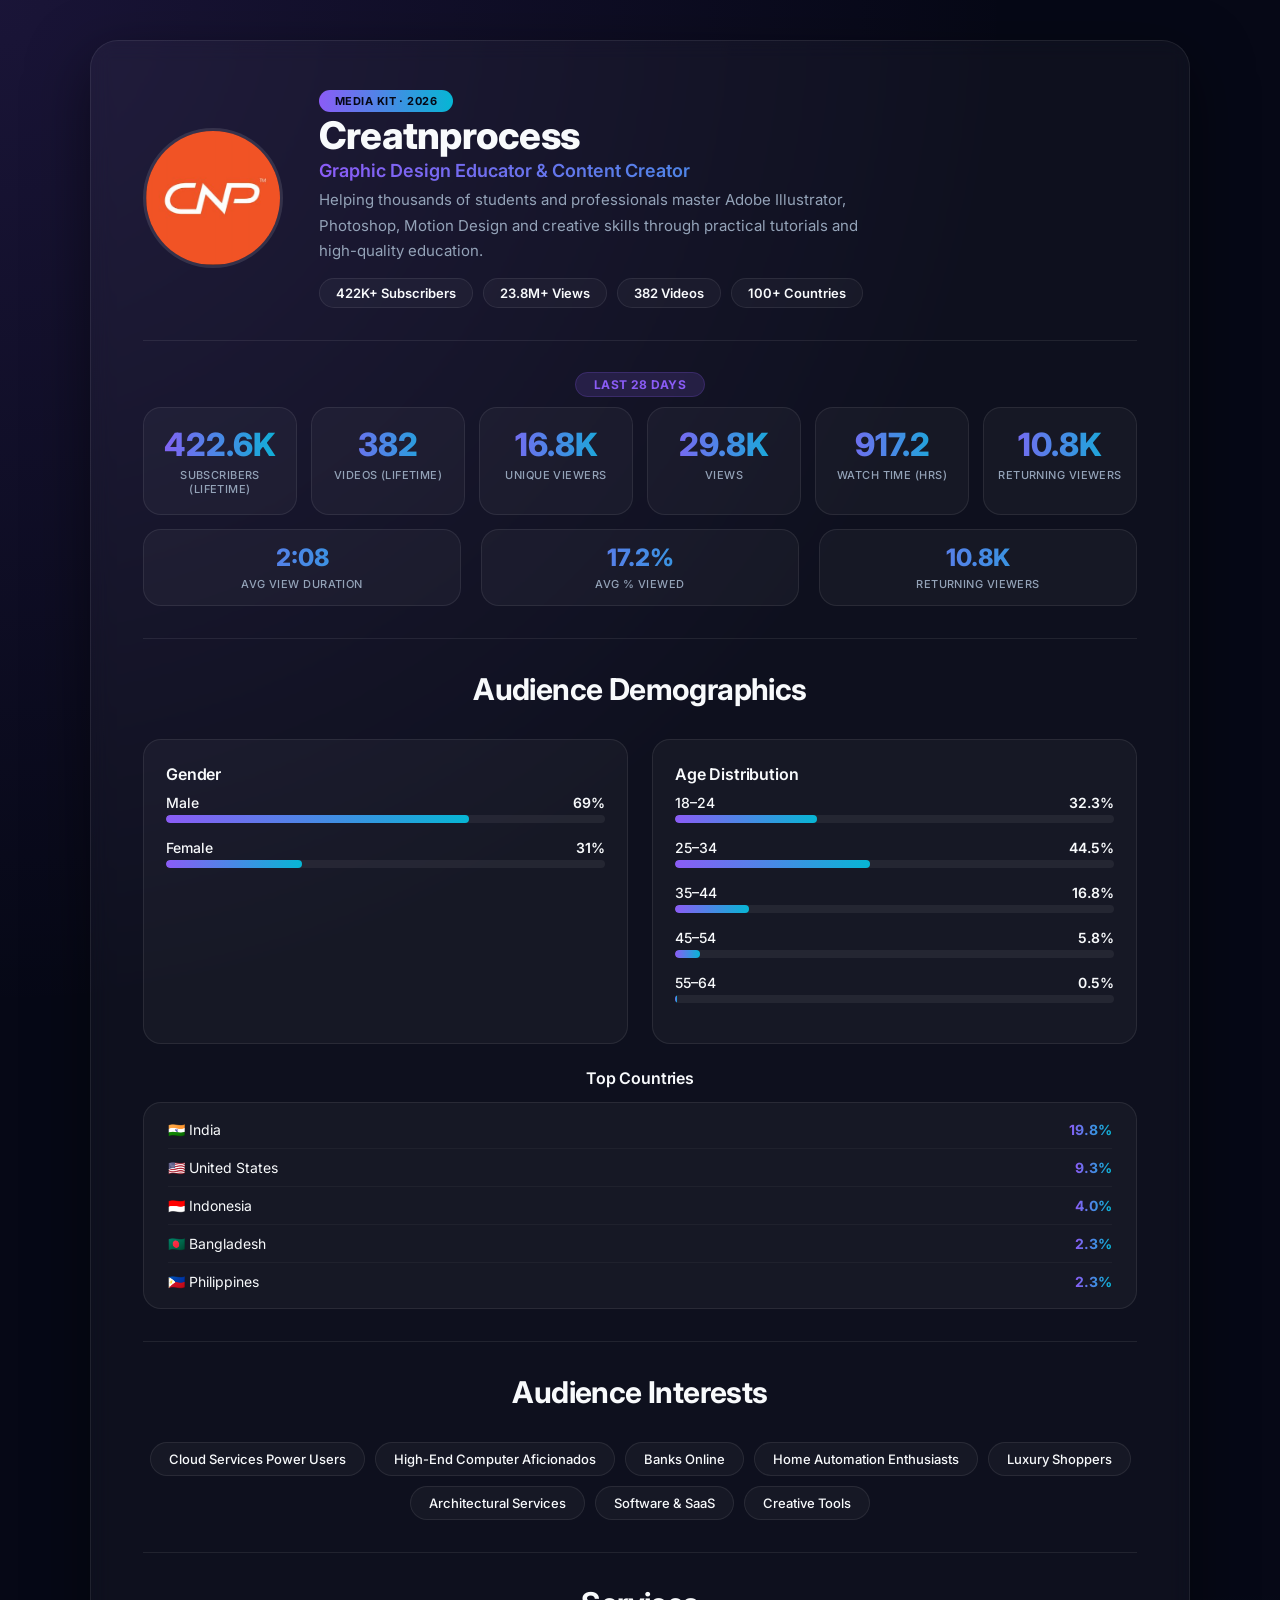
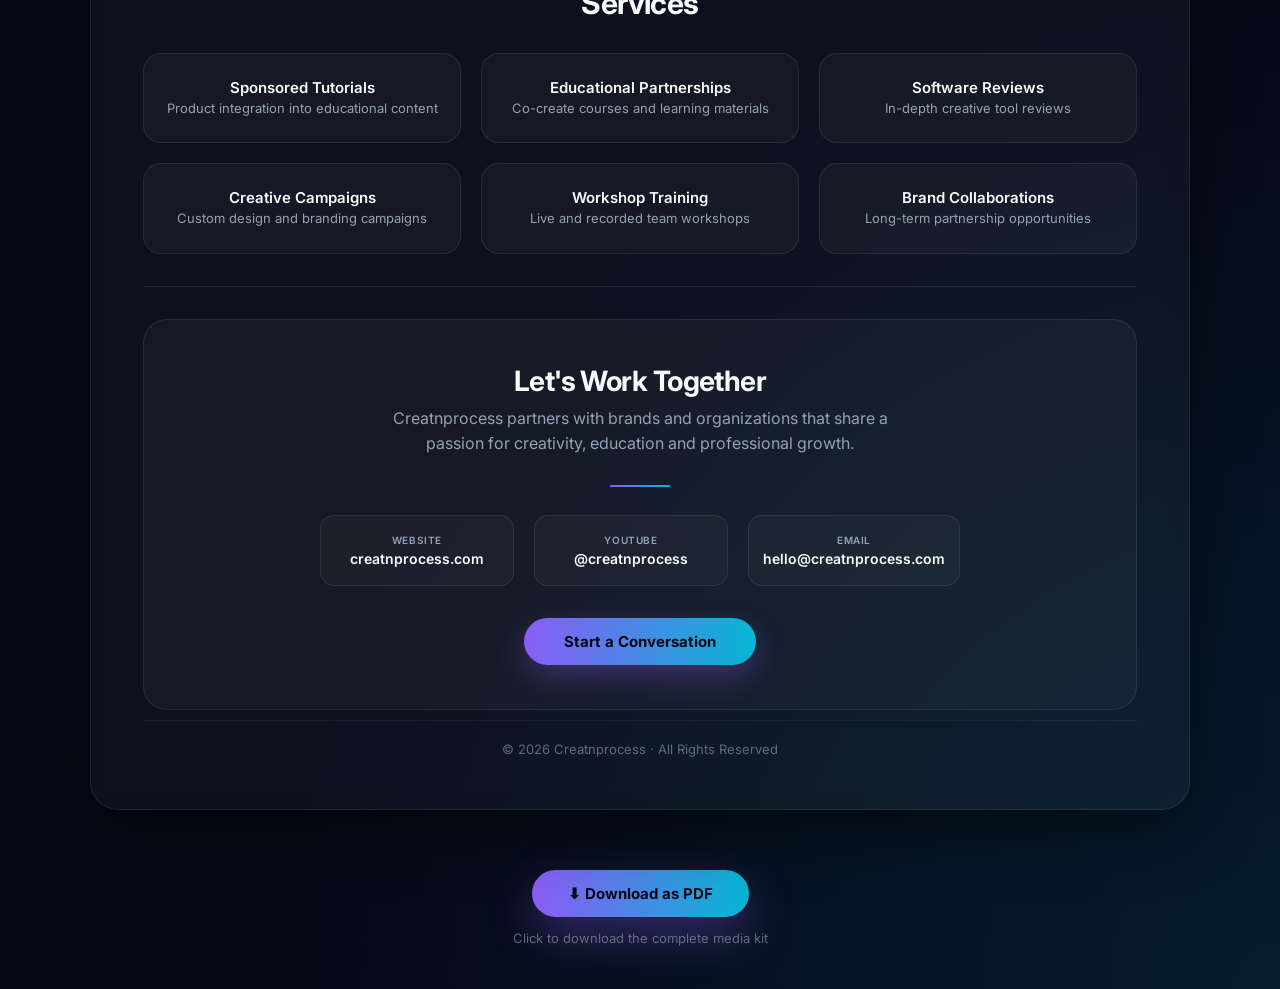
<file: media-kit.html>
<!DOCTYPE html>
<html lang="en">
<head>
  <meta charset="UTF-8" />
  <meta name="viewport" content="width=device-width, initial-scale=1.0" />
  <title>Creatnprocess · Media Kit</title>
  <link href="https://fonts.googleapis.com/css2?family=Inter:opsz,wght@14..32,300;14..32,400;14..32,500;14..32,600;14..32,700;14..32,800&display=swap" rel="stylesheet" />
  <style>
    /* ===== RESET & BASE (website theme) ===== */
    :root {
      --purple: #8b5cf6;
      --cyan: #06b6d4;
      --bg: #060816;
      --text: #f8fafc;
      --muted: #94a3b8;
      --card-bg: rgba(255, 255, 255, 0.035);
      --border: rgba(255, 255, 255, 0.08);
      --glow-purple: rgba(139, 92, 246, 0.15);
      --glow-cyan: rgba(6, 182, 212, 0.12);
    }

    * {
      margin: 0;
      padding: 0;
      box-sizing: border-box;
    }

    body {
      font-family: 'Inter', -apple-system, sans-serif;
      background: var(--bg);
      display: flex;
      flex-direction: column;
      align-items: center;
      padding: 40px 20px;
      color: var(--text);
      min-height: 100vh;
      background:
        radial-gradient(circle at top left, var(--glow-purple), transparent 35%),
        radial-gradient(circle at bottom right, var(--glow-cyan), transparent 35%),
        var(--bg);
    }

    .infographic {
      max-width: 1100px;
      width: 100%;
      background: var(--card-bg);
      border-radius: 28px;
      padding: 48px 52px;
      border: 1px solid var(--border);
      backdrop-filter: blur(10px);
      box-shadow: 0 20px 60px rgba(0, 0, 0, 0.5);
    }

    /* ===== PRINT STYLES (PDF) ===== */
    @media print {
      body {
        background: var(--bg);
        padding: 0;
      }
      .infographic {
        max-width: 100%;
        border-radius: 0;
        padding: 40px 44px;
        box-shadow: none;
        background: var(--bg);
        border: none;
        backdrop-filter: none;
      }
      .stat-card,
      .card {
        background: rgba(255, 255, 255, 0.04) !important;
        border: 1px solid rgba(255, 255, 255, 0.08) !important;
      }
      .divider {
        background: rgba(255, 255, 255, 0.08) !important;
      }
      .bar-fill {
        background: linear-gradient(90deg, var(--purple), var(--cyan)) !important;
      }
      .badge-tag {
        border-color: rgba(255, 255, 255, 0.08) !important;
        background: rgba(255, 255, 255, 0.04) !important;
        color: var(--text) !important;
      }
      .footer-print {
        border-top-color: rgba(255, 255, 255, 0.08) !important;
        color: var(--muted) !important;
      }
      .hero-img {
        border-color: rgba(255, 255, 255, 0.08) !important;
      }
      .btn-download {
        display: inline-block !important;
      }
      .country-item {
        border-bottom-color: rgba(255, 255, 255, 0.06) !important;
      }
      .contact-box {
        background: rgba(255, 255, 255, 0.04) !important;
        border-color: rgba(255, 255, 255, 0.08) !important;
      }
    }

    /* ===== TYPOGRAPHY ===== */
    h1 {
      font-size: 44px;
      font-weight: 800;
      letter-spacing: -0.02em;
      color: var(--text);
      line-height: 1.1;
    }
    h2 {
      font-size: 26px;
      font-weight: 700;
      letter-spacing: -0.01em;
      margin-bottom: 28px;
      text-align: center;
      color: var(--text);
    }
    h3 {
      font-size: 16px;
      font-weight: 600;
      margin-bottom: 10px;
      color: var(--text);
      letter-spacing: -0.01em;
    }
    p {
      color: var(--muted);
      font-size: 15px;
      line-height: 1.7;
    }
    .text-muted {
      color: var(--muted);
      font-size: 13px;
    }
    .gradient-text {
      background: linear-gradient(90deg, var(--purple), var(--cyan));
      -webkit-background-clip: text;
      -webkit-text-fill-color: transparent;
      background-clip: text;
    }

    .section-title {
      text-align: center;
      font-size: 30px;
      font-weight: 700;
      margin-bottom: 32px;
      letter-spacing: -0.02em;
      color: var(--text);
    }

    .divider {
      height: 1px;
      background: var(--border);
      margin: 32px 0;
    }

    /* ===== GRIDS ===== */
    .grid-2 {
      display: grid;
      grid-template-columns: 1fr 1fr;
      gap: 24px;
    }
    .grid-3 {
      display: grid;
      grid-template-columns: repeat(3, 1fr);
      gap: 20px;
    }
    .grid-6 {
      display: grid;
      grid-template-columns: repeat(6, 1fr);
      gap: 14px;
    }

    /* ===== CARDS ===== */
    .card {
      background: var(--card-bg);
      border-radius: 18px;
      padding: 24px 22px;
      border: 1px solid var(--border);
      transition: none;
    }

    .stat-card {
      text-align: center;
      background: var(--card-bg);
      border-radius: 18px;
      padding: 18px 10px;
      border: 1px solid var(--border);
    }
    .stat-number {
      font-size: 32px;
      font-weight: 800;
      background: linear-gradient(90deg, var(--purple), var(--cyan));
      -webkit-background-clip: text;
      -webkit-text-fill-color: transparent;
      background-clip: text;
      display: block;
      line-height: 1.2;
    }
    .stat-label {
      font-size: 11px;
      color: var(--muted);
      text-transform: uppercase;
      letter-spacing: 0.04em;
      margin-top: 4px;
      display: block;
      font-weight: 500;
    }

    /* ===== PROGRESS BARS ===== */
    .progress-item {
      display: flex;
      justify-content: space-between;
      font-size: 14px;
      font-weight: 500;
      color: var(--text);
      margin-bottom: 4px;
    }
    .progress-bar {
      height: 8px;
      background: rgba(255, 255, 255, 0.06);
      border-radius: 20px;
      overflow: hidden;
      margin-bottom: 16px;
    }
    .bar-fill {
      height: 100%;
      background: linear-gradient(90deg, var(--purple), var(--cyan));
      border-radius: 20px;
    }

    /* ===== HERO ===== */
    .hero-grid {
      display: grid;
      grid-template-columns: 140px 1fr;
      gap: 36px;
      align-items: center;
    }
    .hero-img {
      width: 140px;
      height: 140px;
      border-radius: 50%;
      object-fit: cover;
      border: 3px solid var(--border);
      background: rgba(255, 255, 255, 0.04);
    }
    .hero-name {
      font-size: 38px;
      font-weight: 800;
      color: var(--text);
      letter-spacing: -0.02em;
    }
    .hero-title {
      font-size: 18px;
      font-weight: 600;
      margin: 2px 0 6px;
      background: linear-gradient(90deg, var(--purple), var(--cyan));
      -webkit-background-clip: text;
      -webkit-text-fill-color: transparent;
      background-clip: text;
    }
    .hero-badge {
      display: inline-block;
      background: linear-gradient(90deg, var(--purple), var(--cyan));
      color: var(--bg);
      font-size: 11px;
      font-weight: 700;
      padding: 4px 16px;
      border-radius: 50px;
      letter-spacing: 0.04em;
      text-transform: uppercase;
    }
    .hero-stats-mini {
      display: flex;
      flex-wrap: wrap;
      gap: 10px;
      margin-top: 14px;
    }
    .hero-stats-mini span {
      background: var(--card-bg);
      padding: 6px 16px;
      border-radius: 50px;
      font-size: 13px;
      font-weight: 600;
      color: var(--text);
      border: 1px solid var(--border);
    }
    .hero-bio {
      max-width: 560px;
      margin-top: 6px;
    }

    /* ===== TAGS ===== */
    .tag-group {
      display: flex;
      flex-wrap: wrap;
      gap: 10px;
      justify-content: center;
    }
    .badge-tag {
      padding: 8px 18px;
      background: var(--card-bg);
      border: 1px solid var(--border);
      border-radius: 50px;
      font-size: 13px;
      color: var(--text);
      font-weight: 500;
    }

    /* ===== SERVICES ===== */
    .service-name {
      font-weight: 600;
      font-size: 15px;
      color: var(--text);
      margin-bottom: 2px;
    }
    .service-desc {
      font-size: 13px;
      color: var(--muted);
      line-height: 1.5;
    }

    /* ===== COUNTRY LIST ===== */
    .country-item {
      display: flex;
      justify-content: space-between;
      padding: 10px 0;
      border-bottom: 1px solid rgba(255, 255, 255, 0.04);
      color: var(--text);
      font-size: 14px;
    }
    .country-item:last-child {
      border-bottom: none;
    }
    .country-percent {
      background: linear-gradient(90deg, var(--purple), var(--cyan));
      -webkit-background-clip: text;
      -webkit-text-fill-color: transparent;
      background-clip: text;
      font-weight: 700;
    }

    /* ===== CONTACT - CLEAN & BALANCED ===== */
    .contact-box {
      background: var(--card-bg);
      border-radius: 24px;
      padding: 44px 48px;
      border: 1px solid var(--border);
      text-align: center;
    }

    .contact-box .contact-heading {
      font-size: 28px;
      font-weight: 700;
      color: var(--text);
      margin-bottom: 8px;
      letter-spacing: -0.02em;
    }

    .contact-box .contact-sub {
      color: var(--muted);
      font-size: 16px;
      max-width: 520px;
      margin: 0 auto 28px;
      line-height: 1.6;
    }

    .contact-grid {
      display: grid;
      grid-template-columns: repeat(3, 1fr);
      gap: 20px;
      max-width: 640px;
      margin: 0 auto 32px;
    }

    .contact-item {
      background: rgba(255, 255, 255, 0.03);
      border: 1px solid var(--border);
      border-radius: 14px;
      padding: 18px 14px;
      transition: border-color 0.2s;
    }

    .contact-item:hover {
      border-color: rgba(139, 92, 246, 0.35);
    }

    .contact-item .label {
      font-size: 10px;
      color: var(--muted);
      text-transform: uppercase;
      letter-spacing: 0.06em;
      font-weight: 600;
      display: block;
      margin-bottom: 4px;
    }

    .contact-item .value {
      color: var(--text);
      font-weight: 600;
      font-size: 14px;
      text-decoration: none;
      display: block;
      transition: color 0.2s;
    }

    .contact-item .value:hover {
      color: var(--cyan);
    }

    .contact-divider {
      width: 60px;
      height: 2px;
      background: linear-gradient(90deg, var(--purple), var(--cyan));
      border-radius: 4px;
      margin: 0 auto 28px;
    }

    .contact-cta {
      display: inline-block;
      padding: 14px 40px;
      background: linear-gradient(90deg, var(--purple), var(--cyan));
      color: var(--bg);
      font-weight: 700;
      font-size: 15px;
      border: none;
      border-radius: 50px;
      cursor: pointer;
      text-decoration: none;
      transition: transform 0.2s, box-shadow 0.2s;
      box-shadow: 0 12px 30px rgba(139, 92, 246, 0.3);
    }

    .contact-cta:hover {
      transform: translateY(-3px);
      box-shadow: 0 18px 40px rgba(139, 92, 246, 0.4);
    }

    /* ===== FOOTER ===== */
    .footer-print {
      text-align: center;
      padding: 20px 0 4px;
      color: var(--muted);
      font-size: 13px;
      border-top: 1px solid var(--border);
      margin-top: 10px;
      opacity: 0.6;
    }

    /* ===== DOWNLOAD BUTTON ===== */
    .btn-download {
      display: inline-block;
      margin-top: 28px;
      padding: 14px 36px;
      background: linear-gradient(90deg, var(--purple), var(--cyan));
      color: var(--bg);
      border-radius: 50px;
      font-weight: 700;
      text-decoration: none;
      transition: 0.2s;
      border: none;
      font-size: 15px;
      cursor: pointer;
      box-shadow: 0 18px 45px rgba(139, 92, 246, 0.35);
    }
    .btn-download:hover {
      transform: translateY(-4px);
      box-shadow: 0 24px 55px rgba(139, 92, 246, 0.45);
    }

    .text-center {
      text-align: center;
    }
    .fw-600 {
      font-weight: 600;
    }

    /* ===== RESPONSIVE ===== */
    @media (max-width: 820px) {
      .infographic {
        padding: 30px 24px;
      }
      .grid-2,
      .grid-3,
      .grid-6 {
        grid-template-columns: 1fr 1fr;
      }
      .contact-grid {
        grid-template-columns: 1fr 1fr;
      }
      .hero-grid {
        grid-template-columns: 1fr;
        text-align: center;
      }
      .hero-img {
        margin: 0 auto;
      }
      .hero-stats-mini {
        justify-content: center;
      }
      h1 {
        font-size: 34px;
      }
      .section-title {
        font-size: 26px;
      }
      .hero-name {
        font-size: 32px;
      }
      .contact-box {
        padding: 32px 24px;
      }
    }

    @media (max-width: 500px) {
      .infographic {
        padding: 20px 14px;
      }
      .grid-2,
      .grid-3,
      .grid-6,
      .contact-grid {
        grid-template-columns: 1fr;
      }
      .stat-number {
        font-size: 26px;
      }
      .hero-name {
        font-size: 28px;
      }
      .contact-box {
        padding: 24px 16px;
      }
      .contact-box .contact-heading {
        font-size: 24px;
      }
    }
  </style>
</head>
<body>

  <div class="infographic" id="infographic-container">

    <!-- ===== HEADER / HERO ===== -->
    <div class="hero-grid">
      <img src="logo.png" alt="Creatnprocess" class="hero-img" />
      <div>
        <span class="hero-badge">Media Kit · 2026</span>
        <div class="hero-name">Creatnprocess</div>
        <div class="hero-title">Graphic Design Educator &amp; Content Creator</div>
        <p class="hero-bio">
          Helping thousands of students and professionals master Adobe Illustrator,
          Photoshop, Motion Design and creative skills through practical tutorials
          and high-quality education.
        </p>
        <div class="hero-stats-mini">
          <span>422K+ Subscribers</span>
          <span>23.8M+ Views</span>
          <span>382 Videos</span>
          <span>100+ Countries</span>
        </div>
      </div>
    </div>

    <div class="divider"></div>

    <!-- ===== KEY STATS ===== -->
    <div style="text-align: center; margin-bottom: 14px;">
      <span style="background: rgba(139, 92, 246, 0.15); color: var(--purple); font-weight: 700; padding: 4px 18px; border-radius: 50px; font-size: 12px; letter-spacing: 0.04em; text-transform: uppercase; border: 1px solid rgba(139, 92, 246, 0.2);">Last 28 days</span>
    </div>

    <div class="grid-6">
      <div class="stat-card"><span class="stat-number">422.6K</span><span class="stat-label">Subscribers (Lifetime)</span></div>
      <div class="stat-card"><span class="stat-number">382</span><span class="stat-label">Videos (Lifetime)</span></div>
      <div class="stat-card"><span class="stat-number">16.8K</span><span class="stat-label">Unique Viewers</span></div>
      <div class="stat-card"><span class="stat-number">29.8K</span><span class="stat-label">Views</span></div>
      <div class="stat-card"><span class="stat-number">917.2</span><span class="stat-label">Watch Time (hrs)</span></div>
      <div class="stat-card"><span class="stat-number">10.8K</span><span class="stat-label">Returning Viewers</span></div>
    </div>

    <!-- extra metrics -->
    <div class="grid-3" style="margin-top: 14px;">
      <div class="stat-card" style="padding: 14px 8px;">
        <span class="stat-number" style="font-size: 24px;">2:08</span>
        <span class="stat-label">Avg View Duration</span>
      </div>
      <div class="stat-card" style="padding: 14px 8px;">
        <span class="stat-number" style="font-size: 24px;">17.2%</span>
        <span class="stat-label">Avg % Viewed</span>
      </div>
      <div class="stat-card" style="padding: 14px 8px;">
        <span class="stat-number" style="font-size: 24px;">10.8K</span>
        <span class="stat-label">Returning Viewers</span>
      </div>
    </div>

    <div class="divider"></div>

    <!-- ===== DEMOGRAPHICS ===== -->
    <h2 class="section-title">Audience Demographics</h2>

    <div class="grid-2">
      <!-- Gender -->
      <div class="card">
        <h3>Gender</h3>
        <div class="progress-item"><span>Male</span><span class="fw-600">69%</span></div>
        <div class="progress-bar"><div class="bar-fill" style="width:69%"></div></div>
        <div class="progress-item"><span>Female</span><span class="fw-600">31%</span></div>
        <div class="progress-bar"><div class="bar-fill" style="width:31%"></div></div>
      </div>

      <!-- Age -->
      <div class="card">
        <h3>Age Distribution</h3>
        <div class="progress-item"><span>18–24</span><span class="fw-600">32.3%</span></div>
        <div class="progress-bar"><div class="bar-fill" style="width:32.3%"></div></div>
        <div class="progress-item"><span>25–34</span><span class="fw-600">44.5%</span></div>
        <div class="progress-bar"><div class="bar-fill" style="width:44.5%"></div></div>
        <div class="progress-item"><span>35–44</span><span class="fw-600">16.8%</span></div>
        <div class="progress-bar"><div class="bar-fill" style="width:16.8%"></div></div>
        <div class="progress-item"><span>45–54</span><span class="fw-600">5.8%</span></div>
        <div class="progress-bar"><div class="bar-fill" style="width:5.8%"></div></div>
        <div class="progress-item"><span>55–64</span><span class="fw-600">0.5%</span></div>
        <div class="progress-bar"><div class="bar-fill" style="width:0.5%"></div></div>
      </div>
    </div>

    <!-- Top Countries -->
    <div style="margin-top: 24px;">
      <h3 style="text-align: center; margin-bottom: 14px; color: var(--text);">Top Countries</h3>
      <div class="card" style="background: var(--card-bg); padding: 8px 24px;">
        <div class="country-item"><span>🇮🇳 India</span><span class="country-percent">19.8%</span></div>
        <div class="country-item"><span>🇺🇸 United States</span><span class="country-percent">9.3%</span></div>
        <div class="country-item"><span>🇮🇩 Indonesia</span><span class="country-percent">4.0%</span></div>
        <div class="country-item"><span>🇧🇩 Bangladesh</span><span class="country-percent">2.3%</span></div>
        <div class="country-item"><span>🇵🇭 Philippines</span><span class="country-percent">2.3%</span></div>
      </div>
    </div>

    <div class="divider"></div>

    <!-- ===== AUDIENCE INTERESTS ===== -->
    <h2 class="section-title">Audience Interests</h2>
    <div class="tag-group">
      <span class="badge-tag">Cloud Services Power Users</span>
      <span class="badge-tag">High-End Computer Aficionados</span>
      <span class="badge-tag">Banks Online</span>
      <span class="badge-tag">Home Automation Enthusiasts</span>
      <span class="badge-tag">Luxury Shoppers</span>
      <span class="badge-tag">Architectural Services</span>
      <span class="badge-tag">Software &amp; SaaS</span>
      <span class="badge-tag">Creative Tools</span>
    </div>

    <div class="divider"></div>

    <!-- ===== SERVICES ===== -->
    <h2 class="section-title">Services</h2>
    <div class="grid-3">
      <div class="card text-center">
        <div class="service-name">Sponsored Tutorials</div>
        <div class="service-desc">Product integration into educational content</div>
      </div>
      <div class="card text-center">
        <div class="service-name">Educational Partnerships</div>
        <div class="service-desc">Co-create courses and learning materials</div>
      </div>
      <div class="card text-center">
        <div class="service-name">Software Reviews</div>
        <div class="service-desc">In-depth creative tool reviews</div>
      </div>
      <div class="card text-center">
        <div class="service-name">Creative Campaigns</div>
        <div class="service-desc">Custom design and branding campaigns</div>
      </div>
      <div class="card text-center">
        <div class="service-name">Workshop Training</div>
        <div class="service-desc">Live and recorded team workshops</div>
      </div>
      <div class="card text-center">
        <div class="service-name">Brand Collaborations</div>
        <div class="service-desc">Long-term partnership opportunities</div>
      </div>
    </div>

    <div class="divider"></div>

    <!-- ===== CONTACT - CLEAN & BALANCED ===== -->
    <div class="contact-box">
      <div class="contact-heading">Let's Work Together</div>
      <p class="contact-sub">
        Creatnprocess partners with brands and organizations that share a passion
        for creativity, education and professional growth.
      </p>

      <div class="contact-divider"></div>

      <div class="contact-grid">
        <div class="contact-item">
          <span class="label">Website</span>
          <a href="#" class="value">creatnprocess.com</a>
        </div>
        <div class="contact-item">
          <span class="label">YouTube</span>
          <a href="#" class="value">@creatnprocess</a>
        </div>
        <div class="contact-item">
          <span class="label">Email</span>
          <a href="#" class="value">hello@creatnprocess.com</a>
        </div>
      </div>

      <a href="#" class="contact-cta">Start a Conversation</a>
    </div>

    <!-- ===== FOOTER ===== -->
    <div class="footer-print">
      © 2026 Creatnprocess · All Rights Reserved
    </div>

  </div>

  <!-- DOWNLOAD BUTTON — links directly to media-kit.pdf -->
  <div style="margin-top: 32px; text-align: center;">
    <a href="media-kit.pdf" download class="btn-download">⬇ Download as PDF</a>
    <p style="font-size: 13px; color: var(--muted); margin-top: 10px; opacity: 0.6;">Click to download the complete media kit</p>
  </div>

</body>
</html>
</file>
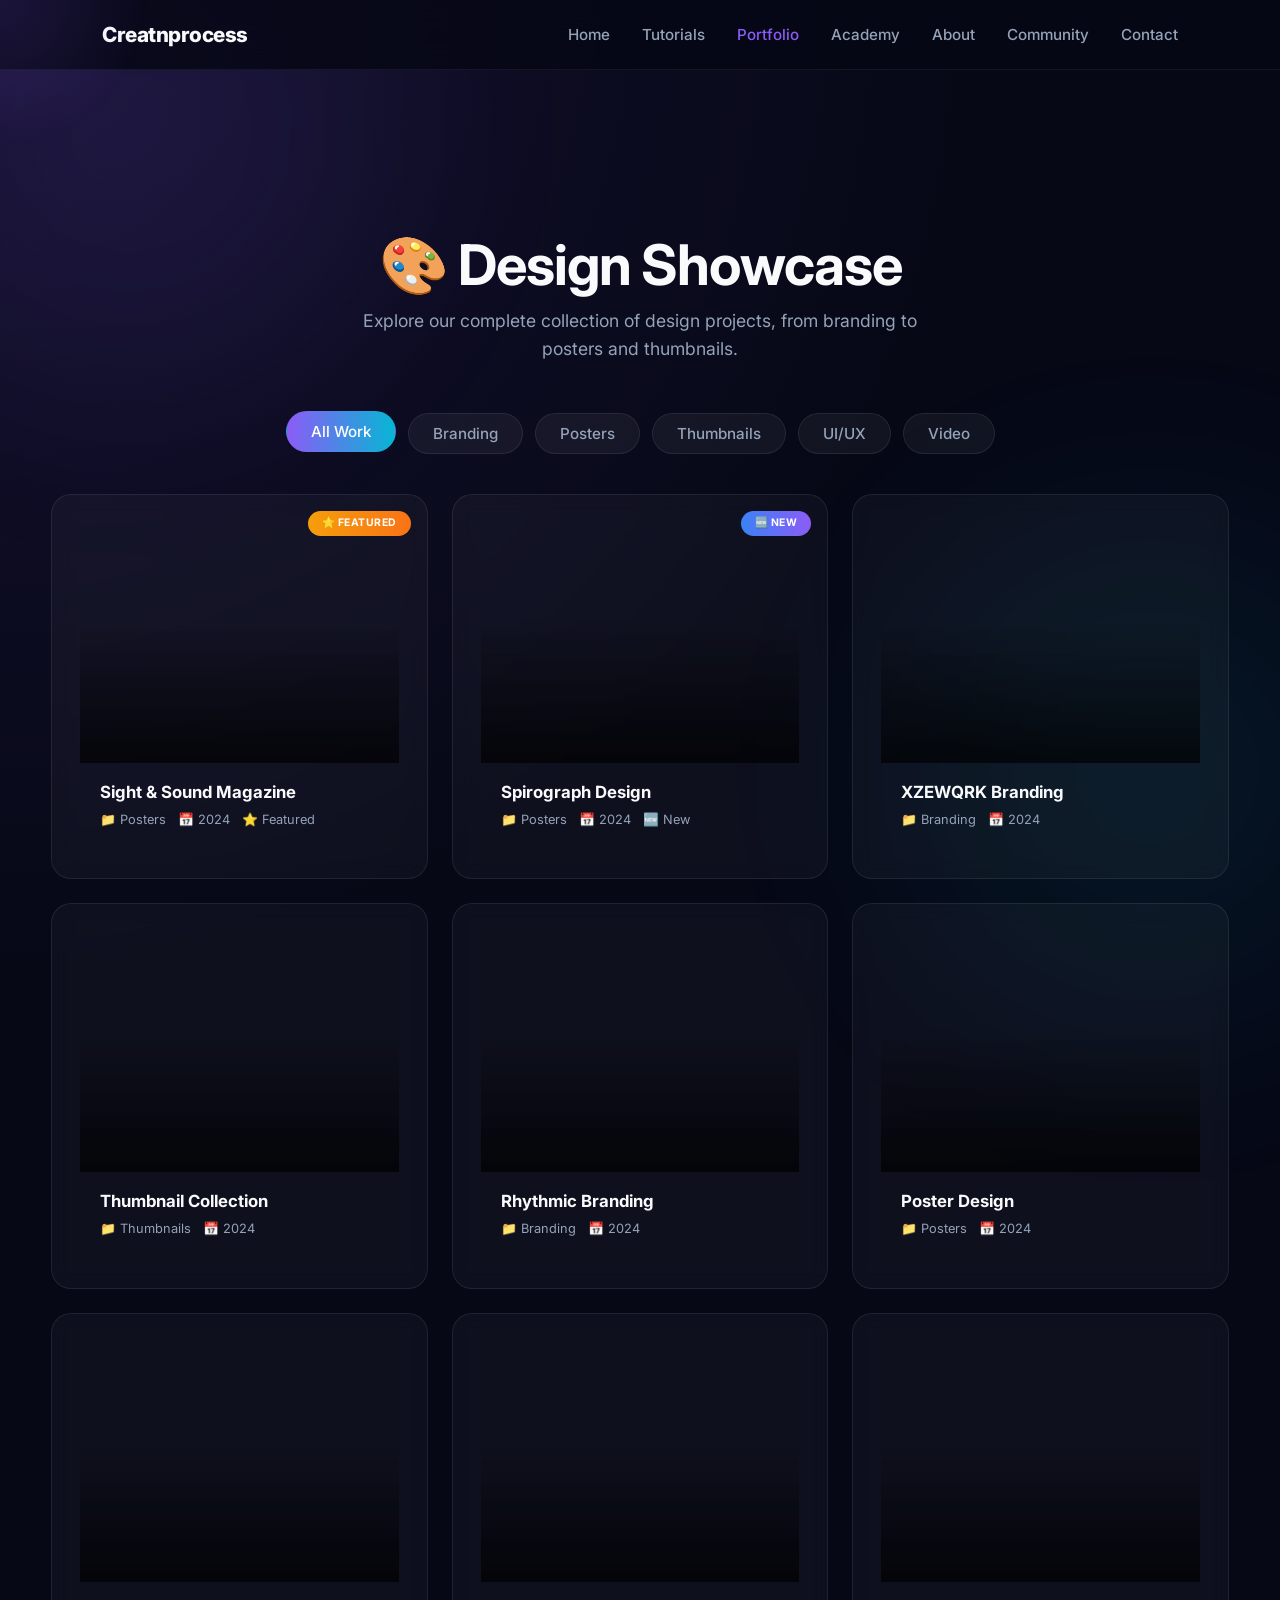
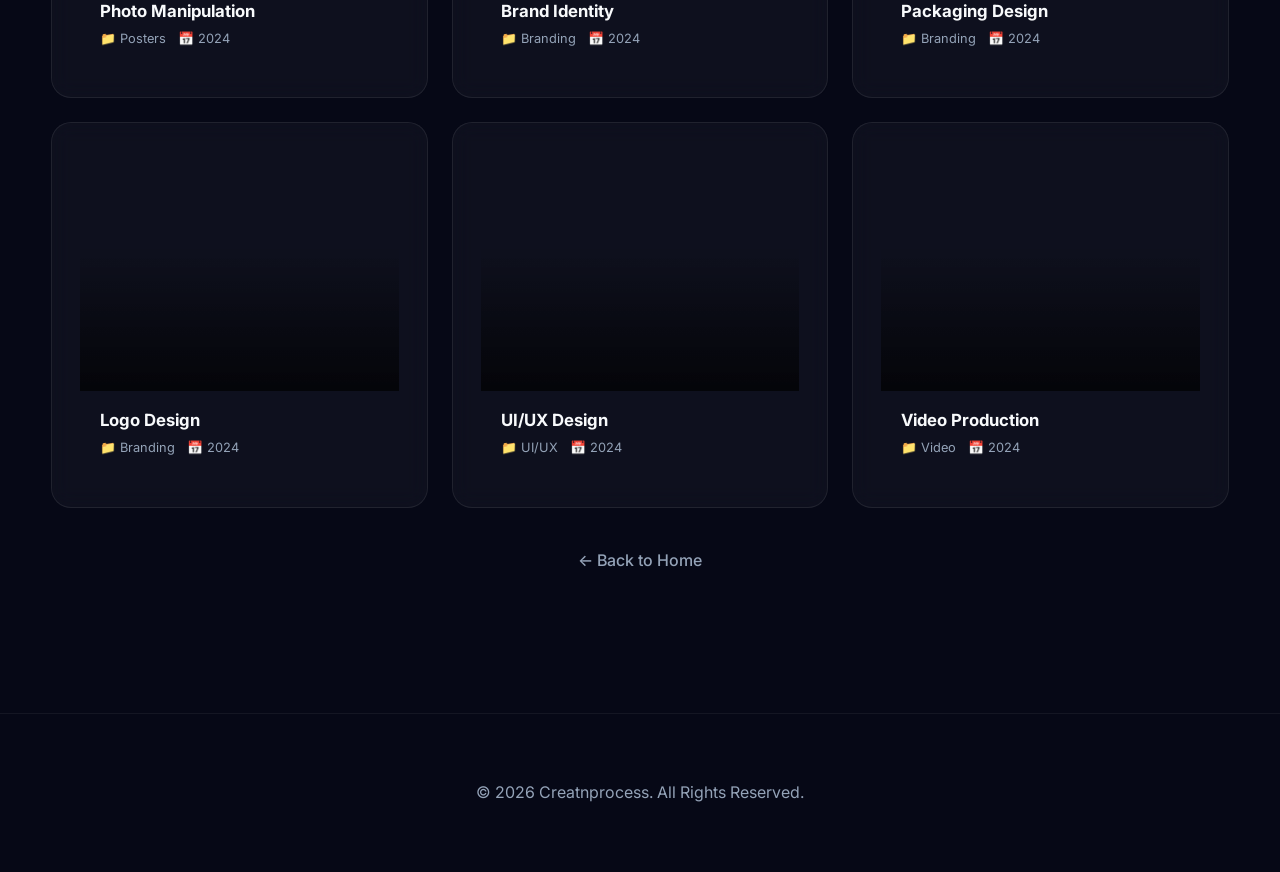
<file: showcase.html>
<!DOCTYPE html>
<html lang="en">
<head>
    <meta charset="UTF-8">
    <meta name="viewport" content="width=device-width, initial-scale=1.0">
    <title>Design Showcase | Creatnprocess</title>
    <link href="https://fonts.googleapis.com/css2?family=Inter:wght@300;400;500;600;700;800&display=swap" rel="stylesheet">
    <link rel="stylesheet" href="style.css">
    <style>
        /* ===== SHOWCASE PAGE STYLES ===== */
        .showcase-header {
            text-align: center;
            padding: 60px 0 20px;
        }
        .showcase-header h1 {
            font-size: clamp(2.5rem, 5vw, 3.5rem);
            margin-bottom: 10px;
        }
        .showcase-header p {
            color: var(--muted);
            font-size: 1.1rem;
            max-width: 600px;
            margin: 0 auto;
        }

        .showcase-filters {
            display: flex;
            flex-wrap: wrap;
            justify-content: center;
            gap: 12px;
            margin: 30px 0 40px;
        }
        .showcase-filters button {
            padding: 10px 24px;
            border-radius: 999px;
            background: rgba(255, 255, 255, 0.05);
            border: 1px solid rgba(255, 255, 255, 0.08);
            color: var(--muted);
            cursor: pointer;
            font-weight: 500;
            transition: all 0.3s ease;
            font-size: 0.95rem;
            font-family: inherit;
        }
        .showcase-filters button:hover,
        .showcase-filters button.active {
            background: linear-gradient(90deg, var(--a), var(--b));
            color: white;
            border-color: transparent;
            transform: translateY(-2px);
        }

        .showcase-grid {
            display: grid;
            grid-template-columns: repeat(3, 1fr);
            gap: 24px;
            margin-top: 20px;
        }

        .showcase-grid .project {
            background: rgba(255, 255, 255, 0.035);
            border: 1px solid rgba(255, 255, 255, 0.08);
            border-radius: 20px;
            overflow: hidden;
            transition: all 0.4s cubic-bezier(0.175, 0.885, 0.32, 1.275);
            cursor: pointer;
            position: relative;
        }
        .showcase-grid .project:hover {
            transform: translateY(-8px);
            border-color: rgba(139, 92, 246, 0.4);
            box-shadow: 0 25px 50px rgba(0, 0, 0, 0.4);
        }

        .showcase-grid .project .image {
            height: 240px;
            border-radius: 0;
            display: grid;
            place-items: center;
            position: relative;
            overflow: hidden;
            margin-bottom: 0;
            background-size: cover;
            background-position: center;
            background-repeat: no-repeat;
        }
        .showcase-grid .project .image::after {
            content: "";
            position: absolute;
            inset: 0;
            background: linear-gradient(180deg, transparent 40%, rgba(0, 0, 0, 0.7));
            transition: background 0.4s ease;
        }
        .showcase-grid .project:hover .image::after {
            background: linear-gradient(180deg, transparent 20%, rgba(0, 0, 0, 0.8));
        }

        .showcase-grid .project .project-overlay {
            position: absolute;
            bottom: 0;
            left: 0;
            right: 0;
            padding: 24px;
            z-index: 2;
            transform: translateY(20px);
            opacity: 0;
            transition: all 0.4s cubic-bezier(0.175, 0.885, 0.32, 1.275);
        }
        .showcase-grid .project:hover .project-overlay {
            transform: translateY(0);
            opacity: 1;
        }
        .showcase-grid .project .project-overlay h4 {
            font-size: 1.1rem;
            margin: 0 0 4px;
            color: white;
            font-weight: 600;
        }
        .showcase-grid .project .project-overlay p {
            font-size: 0.85rem;
            color: rgba(255, 255, 255, 0.7);
            margin: 0 0 8px;
        }
        .showcase-grid .project .project-overlay .project-tag {
            display: inline-block;
            padding: 3px 12px;
            border-radius: 999px;
            background: rgba(255, 255, 255, 0.15);
            backdrop-filter: blur(10px);
            font-size: 0.7rem;
            font-weight: 600;
            text-transform: uppercase;
            letter-spacing: 0.5px;
            color: white;
            border: 1px solid rgba(255, 255, 255, 0.1);
        }

        .showcase-grid .project .project-info {
            padding: 16px 20px 20px;
        }
        .showcase-grid .project .project-info h3 {
            font-size: 1.05rem;
            margin: 0 0 4px;
        }
        .showcase-grid .project .project-info .project-meta {
            display: flex;
            gap: 12px;
            color: var(--muted);
            font-size: 0.8rem;
        }
        .showcase-grid .project .project-info .project-meta span {
            display: flex;
            align-items: center;
            gap: 4px;
        }

        .showcase-grid .project .project-badge {
            position: absolute;
            top: 16px;
            right: 16px;
            padding: 4px 14px;
            border-radius: 999px;
            font-size: 0.65rem;
            font-weight: 700;
            text-transform: uppercase;
            letter-spacing: 0.5px;
            z-index: 2;
            background: rgba(0, 0, 0, 0.5);
            backdrop-filter: blur(8px);
            color: white;
            border: 1px solid rgba(255, 255, 255, 0.1);
        }
        .showcase-grid .project .project-badge.featured {
            background: linear-gradient(90deg, #f59e0b, #f97316);
            border: none;
        }
        .showcase-grid .project .project-badge.new {
            background: linear-gradient(90deg, #3b82f6, #8b5cf6);
            border: none;
        }

        .showcase-grid .project .view-btn {
            position: absolute;
            top: 50%;
            left: 50%;
            transform: translate(-50%, -50%) scale(0.8);
            z-index: 2;
            padding: 10px 24px;
            border-radius: 12px;
            background: rgba(255, 255, 255, 0.1);
            backdrop-filter: blur(12px);
            border: 1px solid rgba(255, 255, 255, 0.2);
            color: white;
            font-weight: 600;
            font-size: 0.85rem;
            opacity: 0;
            transition: all 0.4s cubic-bezier(0.175, 0.885, 0.32, 1.275);
            cursor: pointer;
            font-family: inherit;
        }
        .showcase-grid .project:hover .view-btn {
            opacity: 1;
            transform: translate(-50%, -50%) scale(1);
        }
        .showcase-grid .project .view-btn:hover {
            background: rgba(255, 255, 255, 0.2);
            transform: translate(-50%, -50%) scale(1.05);
        }

        .no-results {
            text-align: center;
            padding: 60px 20px;
            color: var(--muted);
            display: none;
        }
        .no-results.show {
            display: block;
        }
        .no-results h3 {
            font-size: 1.5rem;
            margin-bottom: 10px;
            color: var(--text);
        }

        .back-link {
            display: inline-block;
            margin: 40px 0 20px;
            color: var(--muted);
            text-decoration: none;
            font-weight: 500;
            transition: color 0.3s;
        }
        .back-link:hover {
            color: var(--text);
        }

        @media (max-width: 900px) {
            .showcase-grid {
                grid-template-columns: 1fr 1fr;
            }
        }
        @media (max-width: 600px) {
            .showcase-grid {
                grid-template-columns: 1fr;
            }
            .showcase-filters button {
                padding: 8px 16px;
                font-size: 0.85rem;
            }
        }
    </style>
</head>
<body>

    <div class="cursor-glow"></div>

    <nav id="nav">
        <div class="brand">Creatnprocess</div>
        <div class="nav-links">
            <a href="index.html">Home</a>
            <a href="index.html#tutorials">Tutorials</a>
            <a href="showcase.html" style="color:var(--a);">Portfolio</a>
            <a href="index.html#academy">Academy</a>
            <a href="founder.html">About</a>
            <a href="community.html">Community</a>
            <a href="index.html#contact">Contact</a>
        </div>
    </nav>

    <section class="section">
        <div class="showcase-header reveal">
            <h1>🎨 Design Showcase</h1>
            <p>Explore our complete collection of design projects, from branding to posters and thumbnails.</p>
        </div>

        <div class="showcase-filters reveal">
            <button class="active" data-filter="all">All Work</button>
            <button data-filter="branding">Branding</button>
            <button data-filter="posters">Posters</button>
            <button data-filter="thumbnails">Thumbnails</button>
            <button data-filter="uiux">UI/UX</button>
            <button data-filter="video">Video</button>
        </div>

        <div class="no-results" id="noResults">
            <h3>🔍 No projects found</h3>
            <p>Try adjusting your filters to find what you're looking for.</p>
        </div>

        <div class="showcase-grid reveal" id="portfolioGrid">

            <!-- Project 1: Sight & Sound Magazine (Poster) -->
            <div class="project" data-category="posters">
                <span class="project-badge featured">⭐ Featured</span>
                <a href="https://www.behance.net/creatnprocess" target="_blank" rel="noopener noreferrer" style="display:block;text-decoration:none;color:inherit;height:100%;">
                    <div class="image" style="background-image: url('https://mir-s3-cdn-cf.behance.net/project_modules/fs_webp/a04a1c36603925.57221d6c11979.png');">
                        <button class="view-btn">View Project →</button>
                        <div class="project-overlay">
                            <h4>Sight & Sound Magazine</h4>
                            <p>International science magazine cover design</p>
                            <span class="project-tag">Poster</span>
                        </div>
                    </div>
                    <div class="project-info">
                        <h3>Sight & Sound Magazine</h3>
                        <div class="project-meta">
                            <span>📁 Posters</span>
                            <span>📅 2024</span>
                            <span>⭐ Featured</span>
                        </div>
                    </div>
                </a>
            </div>

            <!-- Project 2: Spirograph Design (Poster) -->
            <div class="project" data-category="posters">
                <span class="project-badge new">🆕 New</span>
                <a href="https://www.behance.net/creatnprocess" target="_blank" rel="noopener noreferrer" style="display:block;text-decoration:none;color:inherit;height:100%;">
                    <div class="image" style="background-image: url('https://mir-s3-cdn-cf.behance.net/project_modules/max_3840_webp/62c60836603595.57221b66644bf.png');">
                        <button class="view-btn">View Project →</button>
                        <div class="project-overlay">
                            <h4>Spirograph Design</h4>
                            <p>Geometric spirograph pattern design</p>
                            <span class="project-tag">Poster</span>
                        </div>
                    </div>
                    <div class="project-info">
                        <h3>Spirograph Design</h3>
                        <div class="project-meta">
                            <span>📁 Posters</span>
                            <span>📅 2024</span>
                            <span>🆕 New</span>
                        </div>
                    </div>
                </a>
            </div>

            <!-- Project 3: Brand Identity (Branding) -->
            <div class="project" data-category="branding">
                <a href="https://www.behance.net/creatnprocess" target="_blank" rel="noopener noreferrer" style="display:block;text-decoration:none;color:inherit;height:100%;">
                    <div class="image" style="background-image: url('https://mir-s3-cdn-cf.behance.net/project_modules/hd_webp/940c2236602831.57221890ae469.png');">
                        <button class="view-btn">View Project →</button>
                        <div class="project-overlay">
                            <h4>XZEWQRK Branding</h4>
                            <p>Minimalist brand identity design</p>
                            <span class="project-tag">Branding</span>
                        </div>
                    </div>
                    <div class="project-info">
                        <h3>XZEWQRK Branding</h3>
                        <div class="project-meta">
                            <span>📁 Branding</span>
                            <span>📅 2024</span>
                        </div>
                    </div>
                </a>
            </div>

            <!-- Project 4: Thumbnail Collection -->
            <div class="project" data-category="thumbnails">
                <a href="https://www.behance.net/creatnprocess" target="_blank" rel="noopener noreferrer" style="display:block;text-decoration:none;color:inherit;height:100%;">
                    <div class="image" style="background-image: url('https://mir-s3-cdn-cf.behance.net/project_modules/fs_webp/a9dba836602831.5722162173e6a.png');">
                        <button class="view-btn">View Project →</button>
                        <div class="project-overlay">
                            <h4>Thumbnail Collection</h4>
                            <p>Engaging YouTube thumbnail designs</p>
                            <span class="project-tag">Thumbnail</span>
                        </div>
                    </div>
                    <div class="project-info">
                        <h3>Thumbnail Collection</h3>
                        <div class="project-meta">
                            <span>📁 Thumbnails</span>
                            <span>📅 2024</span>
                        </div>
                    </div>
                </a>
            </div>

            <!-- Project 5: Rhythmic Design (Branding) -->
            <div class="project" data-category="branding">
                <a href="https://www.behance.net/creatnprocess" target="_blank" rel="noopener noreferrer" style="display:block;text-decoration:none;color:inherit;height:100%;">
                    <div class="image" style="background-image: url('https://mir-s3-cdn-cf.behance.net/project_modules/max_3840_webp/4e4bc136603595.57221b665f9f2.png');">
                        <button class="view-btn">View Project →</button>
                        <div class="project-overlay">
                            <h4>Rhythmic Branding</h4>
                            <p>Lifelong practice brand identity</p>
                            <span class="project-tag">Branding</span>
                        </div>
                    </div>
                    <div class="project-info">
                        <h3>Rhythmic Branding</h3>
                        <div class="project-meta">
                            <span>📁 Branding</span>
                            <span>📅 2024</span>
                        </div>
                    </div>
                </a>
            </div>

            <!-- Project 6: Poster Design -->
            <div class="project" data-category="posters">
                <a href="https://www.behance.net/creatnprocess" target="_blank" rel="noopener noreferrer" style="display:block;text-decoration:none;color:inherit;height:100%;">
                    <div class="image" style="background-image: url('https://mir-s3-cdn-cf.behance.net/project_modules/max_632_webp/fb7df536603925.57221d6c0ecae.jpg');">
                        <button class="view-btn">View Project →</button>
                        <div class="project-overlay">
                            <h4>Poster Design</h4>
                            <p>Creative poster design project</p>
                            <span class="project-tag">Poster</span>
                        </div>
                    </div>
                    <div class="project-info">
                        <h3>Poster Design</h3>
                        <div class="project-meta">
                            <span>📁 Posters</span>
                            <span>📅 2024</span>
                        </div>
                    </div>
                </a>
            </div>

            <!-- Project 7: Photo Manipulation -->
            <div class="project" data-category="posters">
                <a href="https://www.behance.net/creatnprocess" target="_blank" rel="noopener noreferrer" style="display:block;text-decoration:none;color:inherit;height:100%;">
                    <div class="image" style="background-image: url('https://mir-s3-cdn-cf.behance.net/project_modules/hd_webp/3d7f5b36603925.57221d6c10bbd.jpg');">
                        <button class="view-btn">View Project →</button>
                        <div class="project-overlay">
                            <h4>Photo Manipulation</h4>
                            <p>Advanced photo compositing and retouching</p>
                            <span class="project-tag">Poster</span>
                        </div>
                    </div>
                    <div class="project-info">
                        <h3>Photo Manipulation</h3>
                        <div class="project-meta">
                            <span>📁 Posters</span>
                            <span>📅 2024</span>
                        </div>
                    </div>
                </a>
            </div>

            <!-- Project 8: Brand Identity (Branding) -->
            <div class="project" data-category="branding">
                <a href="https://www.behance.net/creatnprocess" target="_blank" rel="noopener noreferrer" style="display:block;text-decoration:none;color:inherit;height:100%;">
                    <div class="image" style="background-image: url('https://mir-s3-cdn-cf.behance.net/project_modules/hd_webp/bc824e36602831.57221890aa8f8.jpg');">
                        <button class="view-btn">View Project →</button>
                        <div class="project-overlay">
                            <h4>Brand Identity</h4>
                            <p>Complete brand identity system</p>
                            <span class="project-tag">Branding</span>
                        </div>
                    </div>
                    <div class="project-info">
                        <h3>Brand Identity</h3>
                        <div class="project-meta">
                            <span>📁 Branding</span>
                            <span>📅 2024</span>
                        </div>
                    </div>
                </a>
            </div>

            <!-- Project 9: Packaging Design -->
            <div class="project" data-category="branding">
                <a href="https://www.behance.net/creatnprocess" target="_blank" rel="noopener noreferrer" style="display:block;text-decoration:none;color:inherit;height:100%;">
                    <div class="image" style="background-image: url('https://mir-s3-cdn-cf.behance.net/project_modules/hd_webp/ed090236602529.572213b96f637.png');">
                        <button class="view-btn">View Project →</button>
                        <div class="project-overlay">
                            <h4>Packaging Design</h4>
                            <p>Creative product packaging and labeling</p>
                            <span class="project-tag">Branding</span>
                        </div>
                    </div>
                    <div class="project-info">
                        <h3>Packaging Design</h3>
                        <div class="project-meta">
                            <span>📁 Branding</span>
                            <span>📅 2024</span>
                        </div>
                    </div>
                </a>
            </div>

            <!-- Project 10: Logo Design -->
            <div class="project" data-category="branding">
                <a href="https://www.behance.net/creatnprocess" target="_blank" rel="noopener noreferrer" style="display:block;text-decoration:none;color:inherit;height:100%;">
                    <div class="image" style="background-image: url('https://mir-s3-cdn-cf.behance.net/project_modules/hd_webp/1c056536602529.572213b972163.png');">
                        <button class="view-btn">View Project →</button>
                        <div class="project-overlay">
                            <h4>Logo Design</h4>
                            <p>Minimalist logo designs for various brands</p>
                            <span class="project-tag">Branding</span>
                        </div>
                    </div>
                    <div class="project-info">
                        <h3>Logo Design</h3>
                        <div class="project-meta">
                            <span>📁 Branding</span>
                            <span>📅 2024</span>
                        </div>
                    </div>
                </a>
            </div>

            <!-- Project 11: UI/UX Design -->
            <div class="project" data-category="uiux">
                <a href="https://www.behance.net/creatnprocess" target="_blank" rel="noopener noreferrer" style="display:block;text-decoration:none;color:inherit;height:100%;">
                    <div class="image" style="background-image: url('https://mir-s3-cdn-cf.behance.net/project_modules/hd_webp/4f3d8236602529.572213b97113d.png');">
                        <button class="view-btn">View Project →</button>
                        <div class="project-overlay">
                            <h4>UI/UX Design</h4>
                            <p>Modern app interface design with user flow</p>
                            <span class="project-tag">UI/UX</span>
                        </div>
                    </div>
                    <div class="project-info">
                        <h3>UI/UX Design</h3>
                        <div class="project-meta">
                            <span>📁 UI/UX</span>
                            <span>📅 2024</span>
                        </div>
                    </div>
                </a>
            </div>

            <!-- Project 12: Video Production -->
            <div class="project" data-category="video">
                <a href="https://www.behance.net/creatnprocess" target="_blank" rel="noopener noreferrer" style="display:block;text-decoration:none;color:inherit;height:100%;">
                    <div class="image" style="background-image: url('https://mir-s3-cdn-cf.behance.net/project_modules/max_3840_webp/de24af36603925.57221d6c110db.jpg');">
                        <button class="view-btn">View Project →</button>
                        <div class="project-overlay">
                            <h4>Video Production</h4>
                            <p>Professional video editing and motion graphics</p>
                            <span class="project-tag">Video</span>
                        </div>
                    </div>
                    <div class="project-info">
                        <h3>Video Production</h3>
                        <div class="project-meta">
                            <span>📁 Video</span>
                            <span>📅 2024</span>
                        </div>
                    </div>
                </a>
            </div>

        </div>

        <div style="text-align:center;">
            <a href="index.html#showcase" class="back-link"><span>←</span> Back to Home</a>
        </div>
    </section>

    <footer>
        <p>© 2026 Creatnprocess. All Rights Reserved.</p>
    </footer>

    <script src="script.js"></script>
    <script>
        // ============================================================
        // PROJECT DATA
        // ============================================================
        const projects = [
            { id: 1, title: "Sight & Sound Magazine", category: "posters", description: "International science magazine cover design" },
            { id: 2, title: "Spirograph Design", category: "posters", description: "Geometric spirograph pattern design" },
            { id: 3, title: "XZEWQRK Branding", category: "branding", description: "Minimalist brand identity design" },
            { id: 4, title: "Thumbnail Collection", category: "thumbnails", description: "Engaging YouTube thumbnail designs" },
            { id: 5, title: "Rhythmic Branding", category: "branding", description: "Lifelong practice brand identity" },
            { id: 6, title: "Poster Design", category: "posters", description: "Creative poster design project" },
            { id: 7, title: "Photo Manipulation", category: "posters", description: "Advanced photo compositing and retouching" },
            { id: 8, title: "Brand Identity", category: "branding", description: "Complete brand identity system" },
            { id: 9, title: "Packaging Design", category: "branding", description: "Creative product packaging and labeling" },
            { id: 10, title: "Logo Design", category: "branding", description: "Minimalist logo designs for various brands" },
            { id: 11, title: "UI/UX Design", category: "uiux", description: "Modern app interface design with user flow" },
            { id: 12, title: "Video Production", category: "video", description: "Professional video editing and motion graphics" }
        ];

        // ============================================================
        // FILTER SYSTEM
        // ============================================================
        document.addEventListener('DOMContentLoaded', function() {
            const filterButtons = document.querySelectorAll('.showcase-filters button');
            const projectCards = document.querySelectorAll('.project');
            const noResults = document.getElementById('noResults');

            filterButtons.forEach(button => {
                button.addEventListener('click', function() {
                    filterButtons.forEach(btn => btn.classList.remove('active'));
                    this.classList.add('active');

                    const filter = this.dataset.filter;
                    let visible = 0;

                    projectCards.forEach(card => {
                        const category = card.dataset.category || '';
                        if (filter === 'all' || category === filter) {
                            card.style.display = 'block';
                            visible++;
                        } else {
                            card.style.display = 'none';
                        }
                    });

                    if (visible === 0) {
                        noResults.classList.add('show');
                    } else {
                        noResults.classList.remove('show');
                    }
                });
            });
        });

        console.log('🎨 Design Showcase loaded!');
        console.log(`📁 ${projects.length} projects available`);
    </script>
</body>
</html>
</file>
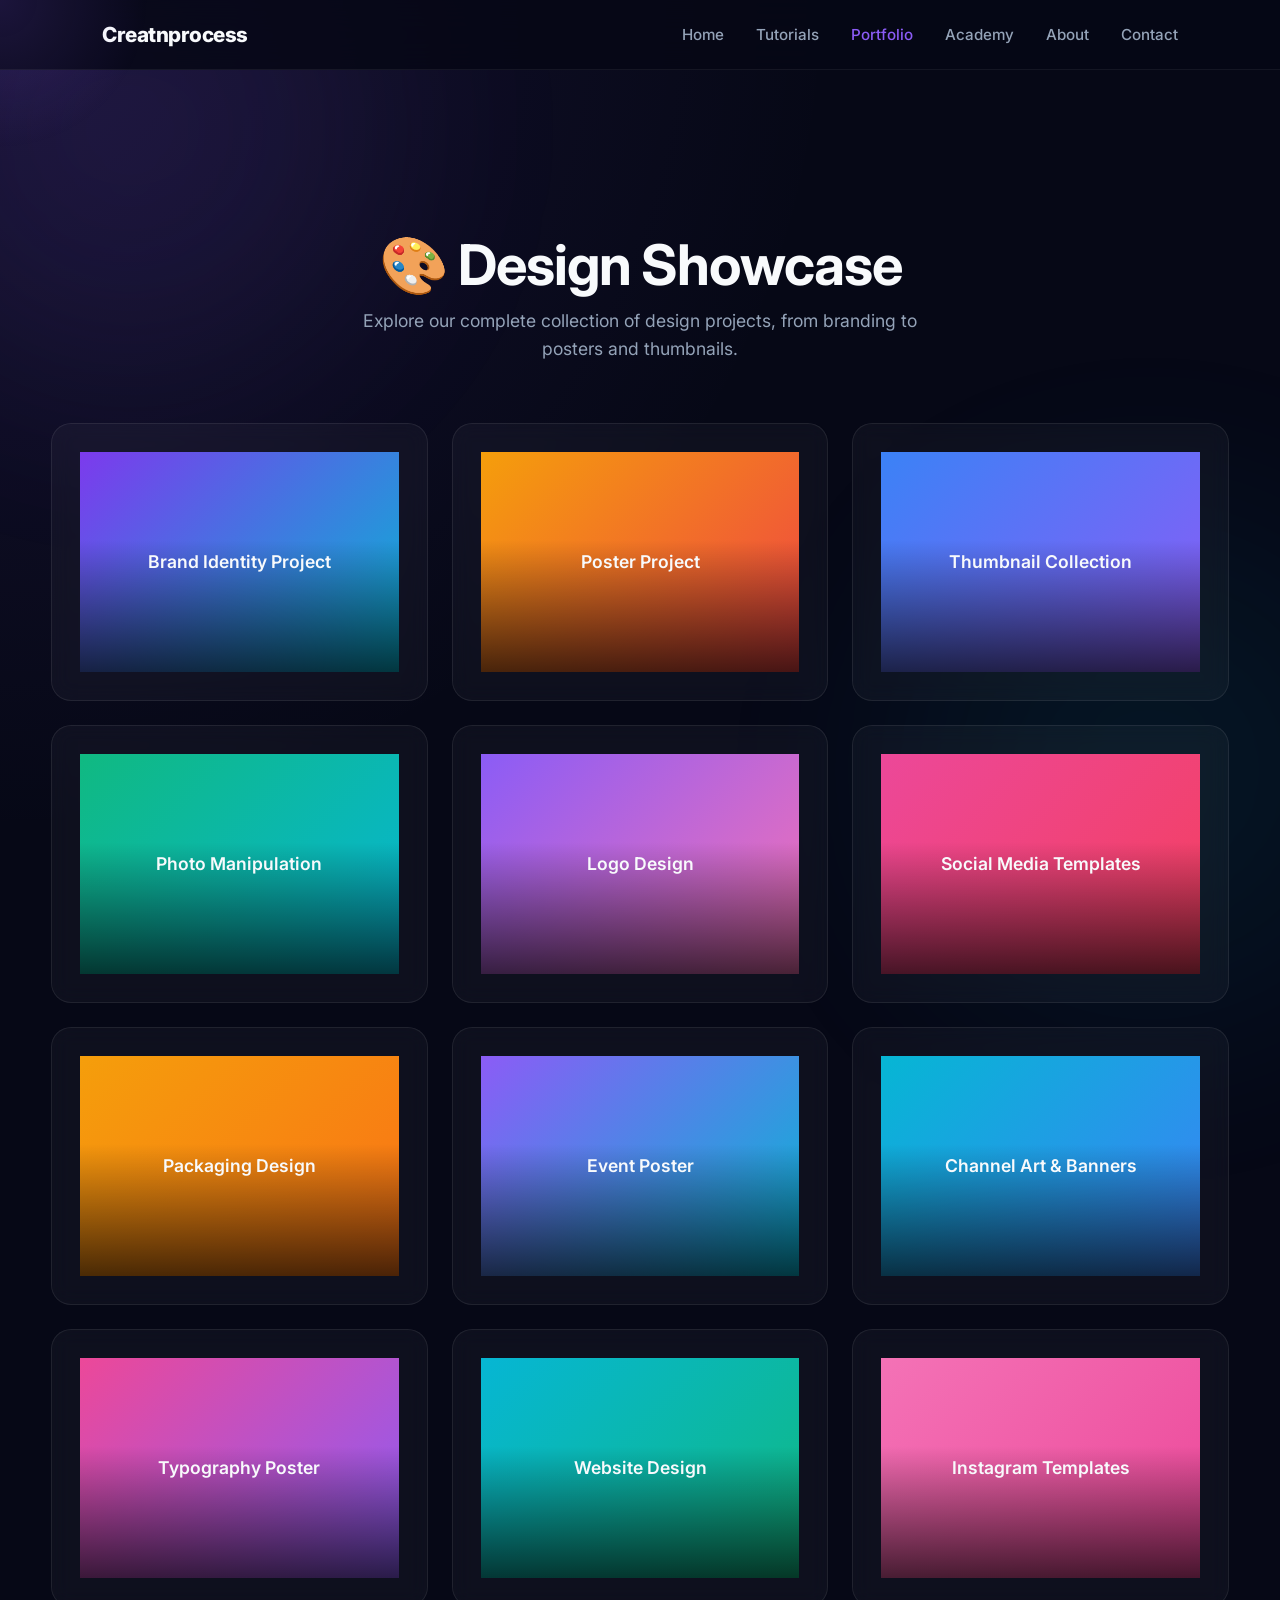
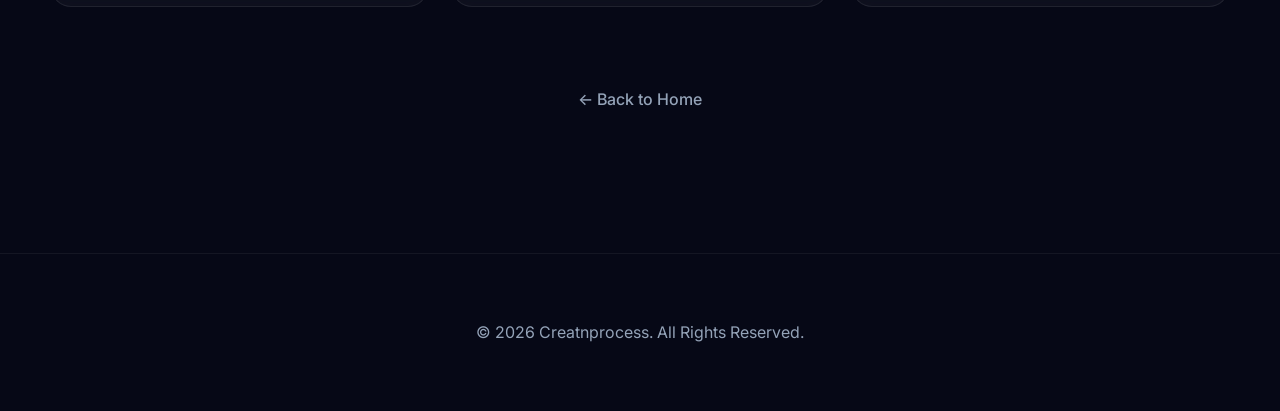
<file: showcase1.html>
<!DOCTYPE html>
<html lang="en">
<head>
    <meta charset="UTF-8">
    <meta name="viewport" content="width=device-width, initial-scale=1.0">
    <title>Design Showcase | Creatnprocess</title>
    <link href="https://fonts.googleapis.com/css2?family=Inter:wght@300;400;500;600;700;800&display=swap" rel="stylesheet">
    <link rel="stylesheet" href="style.css">
    <style>
        .showcase-header {
            text-align: center;
            padding: 60px 0 20px;
        }
        .showcase-header h1 {
            font-size: clamp(2.5rem, 5vw, 3.5rem);
            margin-bottom: 10px;
        }
        .showcase-header p {
            color: var(--muted);
            font-size: 1.1rem;
            max-width: 600px;
            margin: 0 auto;
        }

        .showcase-grid {
            display: grid;
            grid-template-columns: repeat(3, 1fr);
            gap: 24px;
            margin-top: 40px;
        }

        .showcase-grid .project {
            background: rgba(255, 255, 255, 0.035);
            border: 1px solid rgba(255, 255, 255, 0.08);
            border-radius: 20px;
            overflow: hidden;
            transition: transform 0.4s cubic-bezier(0.175, 0.885, 0.32, 1.275), 
                        border-color 0.4s ease, 
                        box-shadow 0.4s ease;
            cursor: pointer;
        }

        .showcase-grid .project:hover {
            transform: translateY(-8px) scale(1.01);
            border-color: rgba(139, 92, 246, 0.4);
            box-shadow: 0 25px 50px rgba(0, 0, 0, 0.4);
        }

        .showcase-grid .project .image {
            height: 220px;
            border-radius: 0;
            display: grid;
            place-items: center;
            font-weight: 600;
            font-size: 1.1rem;
            position: relative;
            overflow: hidden;
            margin-bottom: 0;
        }

        .showcase-grid .project .image::after {
            content: "";
            position: absolute;
            inset: 0;
            background: linear-gradient(180deg, transparent 40%, rgba(0, 0, 0, 0.7));
            transition: background 0.4s ease;
        }

        .showcase-grid .project:hover .image::after {
            background: linear-gradient(180deg, transparent 20%, rgba(0, 0, 0, 0.8));
        }

        .showcase-grid .project .image .project-overlay {
            position: absolute;
            bottom: 0;
            left: 0;
            right: 0;
            padding: 24px;
            z-index: 2;
            transform: translateY(20px);
            opacity: 0;
            transition: all 0.4s cubic-bezier(0.175, 0.885, 0.32, 1.275);
        }

        .showcase-grid .project:hover .image .project-overlay {
            transform: translateY(0);
            opacity: 1;
        }

        .showcase-grid .project .image .project-overlay h4 {
            font-size: 1.1rem;
            margin: 0 0 4px;
            color: white;
            font-weight: 600;
        }

        .showcase-grid .project .image .project-overlay p {
            font-size: 0.85rem;
            color: rgba(255, 255, 255, 0.7);
            margin: 0 0 8px;
        }

        .showcase-grid .project .image .project-overlay .project-tag {
            display: inline-block;
            padding: 3px 12px;
            border-radius: 999px;
            background: rgba(255, 255, 255, 0.15);
            backdrop-filter: blur(10px);
            font-size: 0.7rem;
            font-weight: 600;
            text-transform: uppercase;
            letter-spacing: 0.5px;
            color: white;
            border: 1px solid rgba(255, 255, 255, 0.1);
        }

        .showcase-grid .project .image > span {
            position: relative;
            z-index: 1;
            transition: transform 0.4s cubic-bezier(0.175, 0.885, 0.32, 1.275);
        }

        .showcase-grid .project:hover .image > span {
            transform: scale(1.05);
        }

        .back-link {
            display: inline-block;
            margin: 40px 0 20px;
            color: var(--muted);
            text-decoration: none;
            font-weight: 500;
            transition: color 0.3s;
        }
        .back-link:hover {
            color: var(--text);
        }

        @media (max-width: 900px) {
            .showcase-grid {
                grid-template-columns: 1fr 1fr;
            }
        }

        @media (max-width: 600px) {
            .showcase-grid {
                grid-template-columns: 1fr;
            }
            .showcase-grid .project .image {
                height: 180px;
            }
        }
    </style>
</head>
<body>

    <div class="cursor-glow"></div>

    <nav id="nav">
        <div class="brand">Creatnprocess</div>
        <div class="nav-links">
            <a href="index.html">Home</a>
            <a href="index.html#tutorials">Tutorials</a>
            <a href="showcase.html" style="color:var(--a);">Portfolio</a>
            <a href="index.html#academy">Academy</a>
            <a href="founder.html">About</a>
            <a href="index.html#contact">Contact</a>
        </div>
    </nav>

    <section class="section">
        <div class="showcase-header reveal">
            <h1>🎨 Design Showcase</h1>
            <p>Explore our complete collection of design projects, from branding to posters and thumbnails.</p>
        </div>

        <div class="showcase-grid reveal">
            <!-- Project 1 -->
            <div class="project" data-category="branding">
                <div class="image" style="background: linear-gradient(135deg, #7c3aed, #06b6d4);">
                    <span style="position:relative;z-index:1;font-size:1.1rem;font-weight:600;">Brand Identity Project</span>
                    <div class="project-overlay">
                        <h4>Brand Identity Project</h4>
                        <p>Complete brand identity for a modern startup</p>
                        <span class="project-tag">Branding</span>
                    </div>
                </div>
            </div>

            <!-- Project 2 -->
            <div class="project" data-category="posters">
                <div class="image" style="background: linear-gradient(135deg, #f59e0b, #ef4444);">
                    <span style="position:relative;z-index:1;font-size:1.1rem;font-weight:600;">Poster Project</span>
                    <div class="project-overlay">
                        <h4>Poster Project</h4>
                        <p>Cinematic movie poster design</p>
                        <span class="project-tag">Poster</span>
                    </div>
                </div>
            </div>

            <!-- Project 3 -->
            <div class="project" data-category="thumbnails">
                <div class="image" style="background: linear-gradient(135deg, #3b82f6, #8b5cf6);">
                    <span style="position:relative;z-index:1;font-size:1.1rem;font-weight:600;">Thumbnail Collection</span>
                    <div class="project-overlay">
                        <h4>Thumbnail Collection</h4>
                        <p>Engaging YouTube thumbnail designs</p>
                        <span class="project-tag">Thumbnail</span>
                    </div>
                </div>
            </div>

            <!-- Project 4 -->
            <div class="project" data-category="posters">
                <div class="image" style="background: linear-gradient(135deg, #10b981, #06b6d4);">
                    <span style="position:relative;z-index:1;font-size:1.1rem;font-weight:600;">Photo Manipulation</span>
                    <div class="project-overlay">
                        <h4>Photo Manipulation</h4>
                        <p>Advanced photo compositing and retouching</p>
                        <span class="project-tag">Poster</span>
                    </div>
                </div>
            </div>

            <!-- Project 5 -->
            <div class="project" data-category="branding">
                <div class="image" style="background: linear-gradient(135deg, #8b5cf6, #f472b6);">
                    <span style="position:relative;z-index:1;font-size:1.1rem;font-weight:600;">Logo Design</span>
                    <div class="project-overlay">
                        <h4>Logo Design</h4>
                        <p>Minimalist logo designs for various brands</p>
                        <span class="project-tag">Branding</span>
                    </div>
                </div>
            </div>

            <!-- Project 6 -->
            <div class="project" data-category="thumbnails">
                <div class="image" style="background: linear-gradient(135deg, #ec4899, #f43f5e);">
                    <span style="position:relative;z-index:1;font-size:1.1rem;font-weight:600;">Social Media Templates</span>
                    <div class="project-overlay">
                        <h4>Social Media Templates</h4>
                        <p>Engaging social media post designs</p>
                        <span class="project-tag">Thumbnail</span>
                    </div>
                </div>
            </div>

            <!-- Project 7 -->
            <div class="project" data-category="branding">
                <div class="image" style="background: linear-gradient(135deg, #f59e0b, #f97316);">
                    <span style="position:relative;z-index:1;font-size:1.1rem;font-weight:600;">Packaging Design</span>
                    <div class="project-overlay">
                        <h4>Packaging Design</h4>
                        <p>Creative product packaging and labeling</p>
                        <span class="project-tag">Branding</span>
                    </div>
                </div>
            </div>

            <!-- Project 8 -->
            <div class="project" data-category="posters">
                <div class="image" style="background: linear-gradient(135deg, #8b5cf6, #06b6d4);">
                    <span style="position:relative;z-index:1;font-size:1.1rem;font-weight:600;">Event Poster</span>
                    <div class="project-overlay">
                        <h4>Event Poster</h4>
                        <p>Music festival and event posters</p>
                        <span class="project-tag">Poster</span>
                    </div>
                </div>
            </div>

            <!-- Project 9 -->
            <div class="project" data-category="thumbnails">
                <div class="image" style="background: linear-gradient(135deg, #06b6d4, #3b82f6);">
                    <span style="position:relative;z-index:1;font-size:1.1rem;font-weight:600;">Channel Art & Banners</span>
                    <div class="project-overlay">
                        <h4>Channel Art & Banners</h4>
                        <p>Complete YouTube channel branding</p>
                        <span class="project-tag">Thumbnail</span>
                    </div>
                </div>
            </div>

            <!-- Project 10 -->
            <div class="project" data-category="posters">
                <div class="image" style="background: linear-gradient(135deg, #ec4899, #8b5cf6);">
                    <span style="position:relative;z-index:1;font-size:1.1rem;font-weight:600;">Typography Poster</span>
                    <div class="project-overlay">
                        <h4>Typography Poster</h4>
                        <p>Bold typographic poster designs</p>
                        <span class="project-tag">Poster</span>
                    </div>
                </div>
            </div>

            <!-- Project 11 -->
            <div class="project" data-category="branding">
                <div class="image" style="background: linear-gradient(135deg, #06b6d4, #10b981);">
                    <span style="position:relative;z-index:1;font-size:1.1rem;font-weight:600;">Website Design</span>
                    <div class="project-overlay">
                        <h4>Website Design</h4>
                        <p>Modern web design and UI/UX</p>
                        <span class="project-tag">Branding</span>
                    </div>
                </div>
            </div>

            <!-- Project 12 -->
            <div class="project" data-category="thumbnails">
                <div class="image" style="background: linear-gradient(135deg, #f472b6, #ec4899);">
                    <span style="position:relative;z-index:1;font-size:1.1rem;font-weight:600;">Instagram Templates</span>
                    <div class="project-overlay">
                        <h4>Instagram Templates</h4>
                        <p>Professional Instagram post designs</p>
                        <span class="project-tag">Thumbnail</span>
                    </div>
                </div>
            </div>
        </div>

        <div style="text-align:center; margin-top: 40px;">
            <a href="index.html#showcase" class="back-link"><span>←</span> Back to Home</a>
        </div>
    </section>

    <footer>
        <p>© 2026 Creatnprocess. All Rights Reserved.</p>
    </footer>

    <script src="script.js"></script>
</body>
</html>
</file>
<file: style.css>
/* ===== RESET & BASE ===== */
:root {
  --a: #8b5cf6;
  --b: #06b6d4;
  --bg: #060816;
  --text: #f8fafc;
  --muted: #94a3b8;
}
* {
  box-sizing: border-box;
}
html {
  scroll-behavior: smooth;
}
body {
  margin: 0;
  font-family: 'Inter', sans-serif;
  color: var(--text);
  background:
    radial-gradient(circle at top left, rgba(139, 92, 246, 0.12), transparent 35%),
    var(--bg);
  overflow-x: hidden;
  line-height: 1.6;
}

/* ===== GLOW ORBS ===== */
body::before,
body::after {
  content: "";
  position: fixed;
  width: 500px;
  height: 500px;
  border-radius: 50%;
  filter: blur(120px);
  pointer-events: none;
  z-index: -1;
  opacity: 0.45;
}
body::before {
  background: rgba(139, 92, 246, 0.22);
  top: -120px;
  left: -120px;
}
body::after {
  background: rgba(6, 182, 212, 0.18);
  right: -120px;
  bottom: -120px;
}

/* ===== CURSOR GLOW ===== */
.cursor-glow {
  position: fixed;
  width: 300px;
  height: 300px;
  border-radius: 50%;
  background: radial-gradient(circle, rgba(139, 92, 246, 0.15), transparent 70%);
  pointer-events: none;
  transform: translate(-50%, -50%);
  z-index: 9999;
  transition: opacity 0.2s;
}

/* ===== NAVIGATION ===== */
nav {
  position: sticky;
  top: 0;
  z-index: 100;
  display: flex;
  justify-content: space-between;
  align-items: center;
  width: 100%;
  padding: 18px 8%;
  background: rgba(6, 8, 22, 0.85);
  backdrop-filter: blur(18px);
  border-bottom: 1px solid rgba(255, 255, 255, 0.06);
  border-radius: 0;
  margin: 0;
  box-shadow: none;
}
.brand {
  font-weight: 800;
  font-size: 1.3rem;
  letter-spacing: -0.5px;
  color: var(--text);
  text-decoration: none;        /* ← Add this to remove underline */
  cursor: pointer;
  transition: color 0.2s ease;
}
.nav-links a {
  color: var(--muted);
  text-decoration: none;
  margin-left: 28px;
  font-size: 0.95rem;
  font-weight: 500;
  transition: color 0.2s ease;
}
.nav-links a:hover {
  color: var(--text);
}

/* ===== HERO ===== */
.hero {
  min-height: 90vh;
  display: grid;
  place-items: center;
  padding: 40px 20px;
}
.hero-content {
  text-align: center;
  max-width: 900px;
}
.pill {
  display: inline-block;
  padding: 10px 16px;
  border-radius: 999px;
  background: rgba(255, 255, 255, 0.07);
  border: 1px solid rgba(255, 255, 255, 0.08);
  font-size: 0.85rem;
  font-weight: 500;
}
h1 {
  font-size: clamp(3rem, 7vw, 5.5rem);
  line-height: 1.1;
  margin: 25px 0 16px;
  font-weight: 700;
  letter-spacing: -0.02em;
}
.hero p {
  color: var(--muted);
  font-size: 1.15rem;
  max-width: 760px;
  margin: 0 auto 32px;
  line-height: 1.7;
}
.hero-buttons {
  display: flex;
  flex-wrap: wrap;
  justify-content: center;
  gap: 12px;
}

/* ===== BUTTONS ===== */
.btn {
  display: inline-block;
  padding: 15px 26px;
  border-radius: 14px;
  text-decoration: none;
  font-weight: 700;
  font-size: 1rem;
  border: none;
  cursor: pointer;
  transition: transform 0.15s ease, box-shadow 0.25s ease, opacity 0.2s ease;
  margin: 4px;
}
.primary {
  background: linear-gradient(90deg, var(--a), var(--b));
  color: white;
  box-shadow: 0 18px 45px rgba(139, 92, 246, 0.35);
}
.primary:hover {
  transform: translateY(-4px);
  box-shadow: 0 24px 55px rgba(139, 92, 246, 0.45);
}
.secondary {
  border: 1px solid rgba(255, 255, 255, 0.12);
  color: white;
  background: transparent;
}
.secondary:hover {
  transform: translateY(-4px);
}
.btn:active,
.btn-click {
  transform: scale(0.97);
  opacity: 0.9;
}

/* ===== VIEW MORE BUTTON ===== */
.heading-row + .portfolio + div a:hover {
  background: rgba(255,255,255,0.08) !important;
  border-color: rgba(139, 92, 246, 0.3) !important;
  color: var(--text) !important;
  transform: translateY(-2px);
  box-shadow: 0 10px 30px rgba(0, 0, 0, 0.2);
}

.heading-row + .portfolio + div a:hover span {
  transform: translateX(4px);
}

/* ===== SECTIONS ===== */
.section {
  width: min(1240px, 92%);
  margin: auto;
  padding: 80px 0;
}
.stats {
  width: min(1240px, 92%);
  margin: auto;
  padding: 80px 0;
  display: grid;
  grid-template-columns: repeat(auto-fit, minmax(200px, 1fr));
  gap: 24px;
}
h2 {
  font-size: clamp(2.2rem, 4vw, 3rem);
  font-weight: 700;
  letter-spacing: -0.02em;
  margin-bottom: 14px;
  line-height: 1.2;
}

/* ===== CARDS / STATS ===== */
.stat,
.card,
.project,
.brands div,
.stat-card {
  background: rgba(255, 255, 255, 0.035);
  border: 1px solid rgba(255, 255, 255, 0.08);
  border-radius: 20px;
  padding: 28px;
  backdrop-filter: blur(10px);
  transition: transform 0.3s ease, border-color 0.3s ease, box-shadow 0.3s ease;
}
.stat:hover,
.card:hover,
.project:hover,
.brands div:hover,
.stat-card:hover {
  transform: translateY(-6px);
  border-color: rgba(139, 92, 246, 0.35);
  box-shadow: 0 20px 40px rgba(0, 0, 0, 0.3);
}
.stat h3 {
  font-size: 2.5rem;
  margin: 0 0 4px;
  background: linear-gradient(90deg, var(--a), var(--b));
  -webkit-background-clip: text;
  -webkit-text-fill-color: transparent;
  background-clip: text;
}
.stat span {
  color: var(--muted);
  font-size: 0.95rem;
}

/* ===== CARDS GRID ===== */
.cards {
  display: grid;
  grid-template-columns: repeat(auto-fit, minmax(280px, 1fr));
  gap: 24px;
  margin-top: 30px;
}
.card h3 {
  margin: 0 0 8px;
  font-size: 1.3rem;
}
.card p {
  color: var(--muted);
  margin: 0;
  line-height: 1.5;
}

/* ===== THUMB / IMAGE ===== */
.thumb,
.image {
  height: 220px;
  border-radius: 18px;
  background: linear-gradient(135deg, var(--a), var(--b));
  display: grid;
  place-items: center;
  font-weight: 700;
  margin-bottom: 18px;
  overflow: hidden;
  position: relative;
}
.thumb::after,
.image::after {
  content: "";
  position: absolute;
  inset: 0;
  background: linear-gradient(180deg, transparent, rgba(0, 0, 0, 0.25));
}

/* ===== WATCH MORE BUTTON ===== */
#tutorials .heading-row a:hover {
    transform: translateY(-2px);
    box-shadow: 0 15px 40px rgba(139, 92, 246, 0.4);
} 

/* ===== PORTFOLIO / SHOWCASE ===== */
.heading-row {
  display: flex;
  justify-content: space-between;
  align-items: center;
  gap: 20px;
  margin-bottom: 30px;
  flex-wrap: wrap;
}

.filters {
  display: flex;
  gap: 10px;
  flex-wrap: wrap;
}

.filters button {
  padding: 10px 20px;
  border-radius: 999px;
  background: rgba(255, 255, 255, 0.05);
  border: 1px solid rgba(255, 255, 255, 0.08);
  color: var(--muted);
  cursor: pointer;
  font-weight: 500;
  transition: all 0.3s ease;
  font-size: 0.9rem;
  font-family: inherit;
}

.filters button:hover {
  background: rgba(255, 255, 255, 0.1);
  color: var(--text);
  transform: translateY(-2px);
}

.filters button.active {
  background: linear-gradient(90deg, var(--a), var(--b));
  color: white;
  border-color: transparent;
  box-shadow: 0 10px 30px rgba(139, 92, 246, 0.3);
}

.portfolio {
  display: grid;
  grid-template-columns: 2fr 1fr 1fr;
  gap: 24px;
}

.project {
  background: rgba(255, 255, 255, 0.035);
  border: 1px solid rgba(255, 255, 255, 0.08);
  border-radius: 20px;
  overflow: hidden;
  transition: transform 0.4s cubic-bezier(0.175, 0.885, 0.32, 1.275), 
              border-color 0.4s ease, 
              box-shadow 0.4s ease;
  cursor: pointer;
}

.project:hover {
  transform: translateY(-8px) scale(1.01);
  border-color: rgba(139, 92, 246, 0.4);
  box-shadow: 0 25px 50px rgba(0, 0, 0, 0.4);
}

.project.large {
  grid-row: span 2;
}

.project .image {
  height: 220px;
  border-radius: 0;
  display: grid;
  place-items: center;
  font-weight: 700;
  position: relative;
  overflow: hidden;
  margin-bottom: 0;
  transition: transform 0.5s ease;
}

.project.large .image {
  height: 464px;
}

.project .image::after {
  content: "";
  position: absolute;
  inset: 0;
  background: linear-gradient(180deg, transparent 40%, rgba(0, 0, 0, 0.7));
  transition: background 0.4s ease;
}

.project:hover .image::after {
  background: linear-gradient(180deg, transparent 20%, rgba(0, 0, 0, 0.8));
}

.project .image .project-overlay {
  position: absolute;
  bottom: 0;
  left: 0;
  right: 0;
  padding: 24px;
  z-index: 2;
  transform: translateY(20px);
  opacity: 0;
  transition: all 0.4s cubic-bezier(0.175, 0.885, 0.32, 1.275);
}

.project:hover .image .project-overlay {
  transform: translateY(0);
  opacity: 1;
}

.project .image .project-overlay h4 {
  font-size: 1.1rem;
  margin: 0 0 4px;
  color: white;
  font-weight: 600;
}

.project .image .project-overlay p {
  font-size: 0.85rem;
  color: rgba(255, 255, 255, 0.7);
  margin: 0 0 8px;
}

.project .image .project-overlay .project-tag {
  display: inline-block;
  padding: 3px 12px;
  border-radius: 999px;
  background: rgba(255, 255, 255, 0.15);
  backdrop-filter: blur(10px);
  font-size: 0.7rem;
  font-weight: 600;
  text-transform: uppercase;
  letter-spacing: 0.5px;
  color: white;
  border: 1px solid rgba(255, 255, 255, 0.1);
}

.project .image > span {
  position: relative;
  z-index: 1;
  transition: transform 0.4s cubic-bezier(0.175, 0.885, 0.32, 1.275);
}

.project:hover .image > span {
  transform: scale(1.2);
}

/* Project filter animation */
.project {
  transition: all 0.4s cubic-bezier(0.175, 0.885, 0.32, 1.275);
}

.project.hidden {
  display: none;
}

/* Responsive */
@media (max-width: 900px) {
  .portfolio {
    grid-template-columns: 1fr 1fr;
  }
  .project.large {
    grid-row: span 1;
    grid-column: span 2;
  }
  .project.large .image {
    height: 300px;
  }
  .heading-row {
    flex-direction: column;
    align-items: flex-start;
  }
  .filters {
    width: 100%;
    justify-content: flex-start;
  }
}

@media (max-width: 600px) {
  .portfolio {
    grid-template-columns: 1fr;
  }
  .project.large {
    grid-column: span 1;
  }
  .project.large .image {
    height: 220px;
  }
  .filters button {
    padding: 8px 14px;
    font-size: 0.8rem;
  }
  .project .image .project-overlay {
    padding: 16px;
  }
  .project .image .project-overlay h4 {
    font-size: 0.95rem;
  }
}

/* ===== QUOTE ===== */
.quote blockquote {
  font-size: 1.5rem;
  color: #dbeafe;
  line-height: 1.8;
  border-left: 4px solid var(--a);
  padding-left: 24px;
  margin: 0;
  font-style: italic;
}

/* ===== ABOUT ===== */
.about {
  display: grid;
  grid-template-columns: 280px 1fr;
  gap: 50px;
  align-items: center;
}
.avatar {
  width: 260px;
  height: 260px;
  border-radius: 50%;
  overflow: hidden;
  border: 3px solid rgba(139, 92, 246, 0.3);
  box-shadow: 0 0 60px rgba(139, 92, 246, 0.15);
  transition: all 0.4s ease;
  flex-shrink: 0;
}
.avatar:hover {
  transform: scale(1.03);
  border-color: var(--a);
  box-shadow: 0 0 80px rgba(139, 92, 246, 0.25);
}
.avatar img {
  width: 100%;
  height: 100%;
  border-radius: 50%;
  object-fit: cover;
  display: block;
}
.badges {
  display: flex;
  flex-wrap: wrap;
  gap: 12px;
  margin-top: 24px;
}
.badges span {
  padding: 8px 16px;
  border-radius: 999px;
  background: rgba(255, 255, 255, 0.07);
  border: 1px solid rgba(255, 255, 255, 0.08);
  font-size: 0.85rem;
  font-weight: 500;
}

/* ===== ABOUT SECTION LINK ===== */
.about a[href="founder.html"]:hover {
  background: linear-gradient(90deg, var(--a), var(--b));
  color: white !important;
  border-color: transparent;
  transform: translateY(-2px);
  box-shadow: 0 10px 30px rgba(139, 92, 246, 0.3);
}

/* ===== BRANDS ===== */
.brands {
  display: grid;
  grid-template-columns: repeat(auto-fit, minmax(180px, 1fr));
  gap: 20px;
  margin-top: 30px;
}
.brands div {
  text-align: center;
  font-weight: 700;
  padding: 24px;
}

/* ===== EXTRA SECTIONS ===== */
.stats-grid {
  display: grid;
  grid-template-columns: repeat(auto-fit, minmax(220px, 1fr));
  gap: 24px;
  margin-top: 20px;
}
.stat-card h2 {
  font-size: 2.8rem;
  margin-bottom: 10px;
}
.stat-card p {
  opacity: 0.8;
  margin: 0;
}

/* ===== CONTACT ===== */
.contact-section {
  padding-top: 60px;
}
.contact-card {
  max-width: 900px;
  margin: 0 auto;
  padding: 50px;
  border-radius: 32px;
  background: rgba(255, 255, 255, 0.04);
  border: 1px solid rgba(255, 255, 255, 0.08);
  display: flex;
  flex-direction: column;
  align-items: center;
  text-align: center;
  gap: 28px;
  backdrop-filter: blur(10px);
}
.contact-content {
  max-width: 620px;
}
.contact-content h2 {
  margin-bottom: 16px;
}
.contact-email {
  font-size: 1.05rem;
  color: #dbeafe;
  margin-top: 12px;
  font-weight: 600;
}
.contact-form {
  width: 100%;
  max-width: 620px;
  display: grid;
  gap: 16px;
}
.contact-form input,
.contact-form textarea {
  padding: 16px 18px;
  background: rgba(255, 255, 255, 0.03);
  border: 1px solid rgba(255, 255, 255, 0.08);
  border-radius: 14px;
  color: white;
  font-family: inherit;
  font-size: 1rem;
  width: 100%;
}
.contact-form textarea {
  min-height: 140px;
  resize: vertical;
}
.contact-form button {
  padding: 16px;
  border: none;
  border-radius: 14px;
  background: linear-gradient(90deg, var(--a), var(--b));
  color: white;
  font-weight: 700;
  cursor: pointer;
  transition: transform 0.2s;
  font-size: 1rem;
}
.contact-form button:hover {
  transform: translateY(-2px);
}

/* ===== FOOTER ===== */
footer {
  padding: 50px 20px;
  text-align: center;
  color: var(--muted);
  border-top: 1px solid rgba(255, 255, 255, 0.06);
  margin-top: 40px;
}

/* ===== REVEAL ANIMATION ===== */
.reveal {
  opacity: 0;
  transform: translateY(40px);
  transition: all 0.8s cubic-bezier(0.25, 0.46, 0.45, 0.94);
}
.reveal.visible {
  opacity: 1;
  transform: none;
}

/* ===== RESPONSIVE ===== */
@media (max-width: 900px) {
  nav {
    flex-direction: column;
    gap: 14px;
    padding: 16px 5%;
  }
  .nav-links a {
    margin: 0 10px;
  }
  .portfolio {
    grid-template-columns: 1fr;
  }
  .about {
    grid-template-columns: 1fr;
    text-align: center;
  }
  .avatar {
    margin: 0 auto;
  }
  .heading-row {
    flex-direction: column;
    align-items: flex-start;
  }
  .contact-card {
    padding: 30px 20px;
  }
  .hero h1 {
    font-size: clamp(2.5rem, 10vw, 4rem);
  }
}
@media (max-width: 768px) {
  .nav-links {
    display: none;
  }
  .section {
    padding: 60px 0;
  }
  .stats {
    padding: 60px 0;
    gap: 16px;
  }
}
/* ============================================
   TALLY FORM - MATCH YOUR ORIGINAL DESIGN
   ============================================ */

/* Make Tally iframe transparent and clean */
#tallyContainer {
  display: flex !important;
  justify-content: center !important;
}

#tallyContainer iframe {
  background: transparent !important;
  border: none !important;
  box-shadow: none !important;
  min-height: 180px !important;
  max-width: 500px !important;
  border-radius: 0 !important;
}

/* Tally's internal form styling - match your design */
.tally-form {
  background: transparent !important;
  box-shadow: none !important;
}

/* Mobile responsive */
@media (max-width: 600px) {
  #tallyContainer iframe {
    min-height: 200px !important;
    width: 100% !important;
  }
}
/* ============================================
   VIDEO MODAL STYLING (FIXED)
   ============================================ */

#videoModal {
  animation: videoFadeIn 0.3s ease-out;
  justify-content: center !important;
  align-items: center !important;
  padding: 20px !important;
}

#videoModal > div {
  position: relative !important;
  margin: auto !important;
  max-width: 900px !important;
  width: 100% !important;
}

#videoModal iframe {
  display: block !important;
  border-radius: 16px !important;
}

#videoModal button {
  transition: all 0.3s ease !important;
  position: absolute !important;
  top: -12px !important;
  right: -12px !important;
  z-index: 99999 !important;
}

#videoModal button:hover {
  background: rgba(255, 50, 50, 0.9) !important;
  transform: scale(1.1) !important;
  border-color: rgba(255, 50, 50, 0.5) !important;
}

#videoModal button:active {
  transform: scale(0.9) !important;
}

@keyframes videoFadeIn {
  0% {
    opacity: 0;
    transform: scale(0.95);
  }
  100% {
    opacity: 1;
    transform: scale(1);
  }
}

/* Mobile responsive */
@media (max-width: 600px) {
  #videoModal {
    padding: 10px !important;
  }
  
  #videoModal button {
    top: -8px !important;
    right: -8px !important;
    width: 38px !important;
    height: 38px !important;
    font-size: 18px !important;
  }
  
  #videoModal > div {
    border-radius: 12px !important;
    overflow: visible !important;
  }
  
  #videoModal iframe {
    border-radius: 12px !important;
  }
}
/* ===== Brands We Worked With Section ===== */
.brands-worked-section {
  padding: 4rem 1.5rem;
  max-width: 1300px;
  margin: 0 auto;
  width: 100%;
}

.brands-worked-header {
  margin-bottom: 2.5rem;
}

.brands-worked-title {
  font-size: 2.2rem;
  font-weight: 700;
  color: inherit;
  margin-bottom: 0.5rem;
  letter-spacing: -0.02em;
}

.brands-worked-subhead {
  color: #6b7e8f;
  border-left: 4px solid #1F6FFF;
  padding-left: 1rem;
  font-size: 1.05rem;
}

.brands-worked-grid {
  display: grid;
  grid-template-columns: repeat(auto-fill, minmax(200px, 1fr));
  gap: 1.5rem;
}

.brand-partner-card {
  background: rgba(255, 255, 255, 0.95);
  backdrop-filter: blur(6px);
  -webkit-backdrop-filter: blur(6px);
  border-radius: 18px;
  box-shadow: 0 8px 20px rgba(0, 30, 60, 0.05), 0 2px 6px rgba(0, 0, 0, 0.04);
  transition: transform 0.2s ease, box-shadow 0.25s ease;
  overflow: hidden;
  display: flex;
  flex-direction: column;
  border: 1px solid rgba(226, 232, 240, 0.8);
  text-decoration: none;
}

.brand-partner-card:hover {
  transform: translateY(-4px);
  box-shadow: 0 18px 34px rgba(0, 30, 60, 0.12), 0 6px 12px rgba(0, 0, 0, 0.05);
}

.brand-partner-thumb {
  height: 120px;
  display: flex;
  align-items: center;
  justify-content: center;
  padding: 1.5rem 1.2rem;
  background: #ffffff;
  border-bottom: 1px solid #eef3f8;
}

.brand-partner-thumb img {
  max-width: 100%;
  max-height: 64px;
  width: auto;
  height: auto;
  object-fit: contain;
  display: block;
}

.brand-partner-fallback {
  font-weight: 700;
  font-size: 1.2rem;
  color: #1d2f3f;
  text-align: center;
}

.brand-partner-body {
  padding: 1rem 1.1rem 1.2rem;
  display: flex;
  flex-direction: column;
  flex: 1;
}

.brand-partner-name {
  font-weight: 600;
  font-size: 1.02rem;
  color: #0b1b2b;
  text-decoration: none;
  line-height: 1.4;
  margin-bottom: 0.5rem;
  transition: color 0.15s;
}

.brand-partner-card:hover .brand-partner-name {
  color: #1F6FFF;
}

.brand-partner-tag {
  font-size: 0.72rem;
  text-transform: uppercase;
  letter-spacing: 0.04em;
  color: #5a6b7c;
  margin-top: auto;
  background: #f0f5fa;
  padding: 0.25rem 0.7rem;
  border-radius: 30px;
  display: inline-block;
  align-self: flex-start;
  font-weight: 600;
}
</file>
